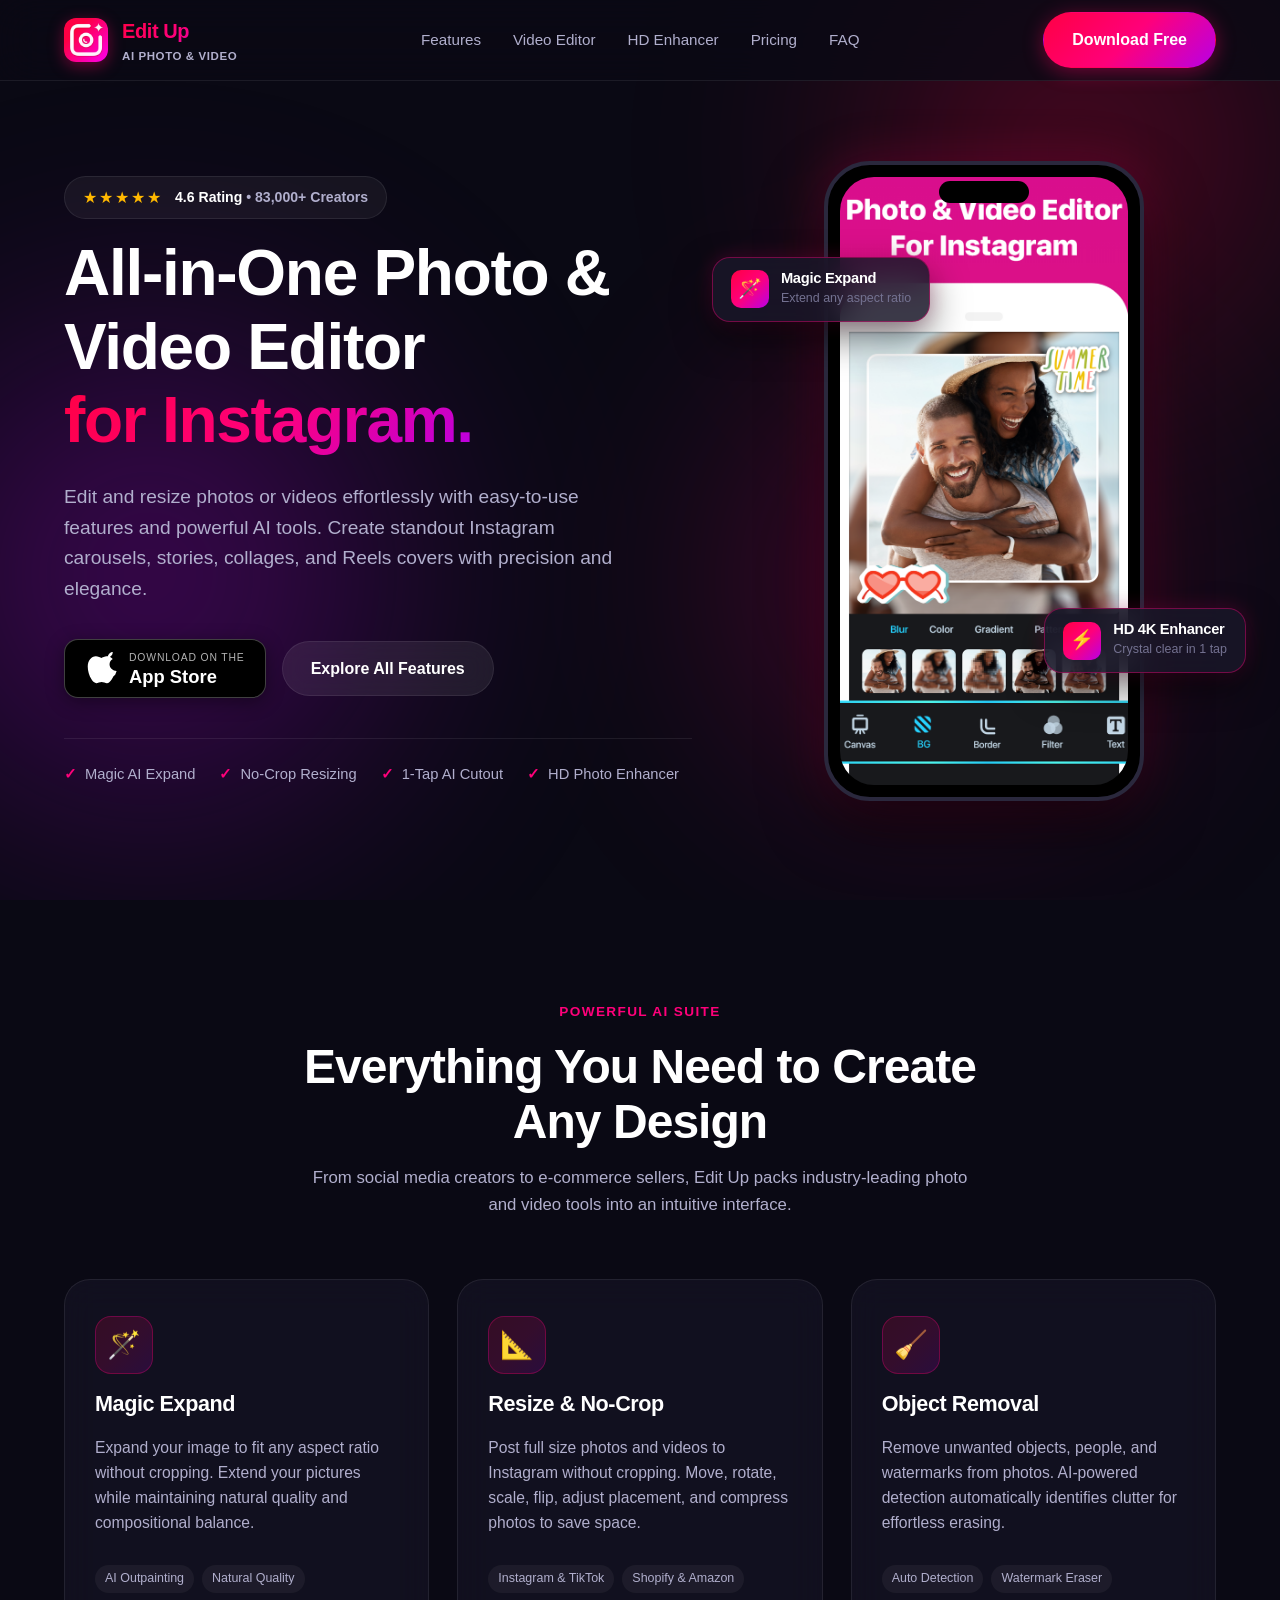
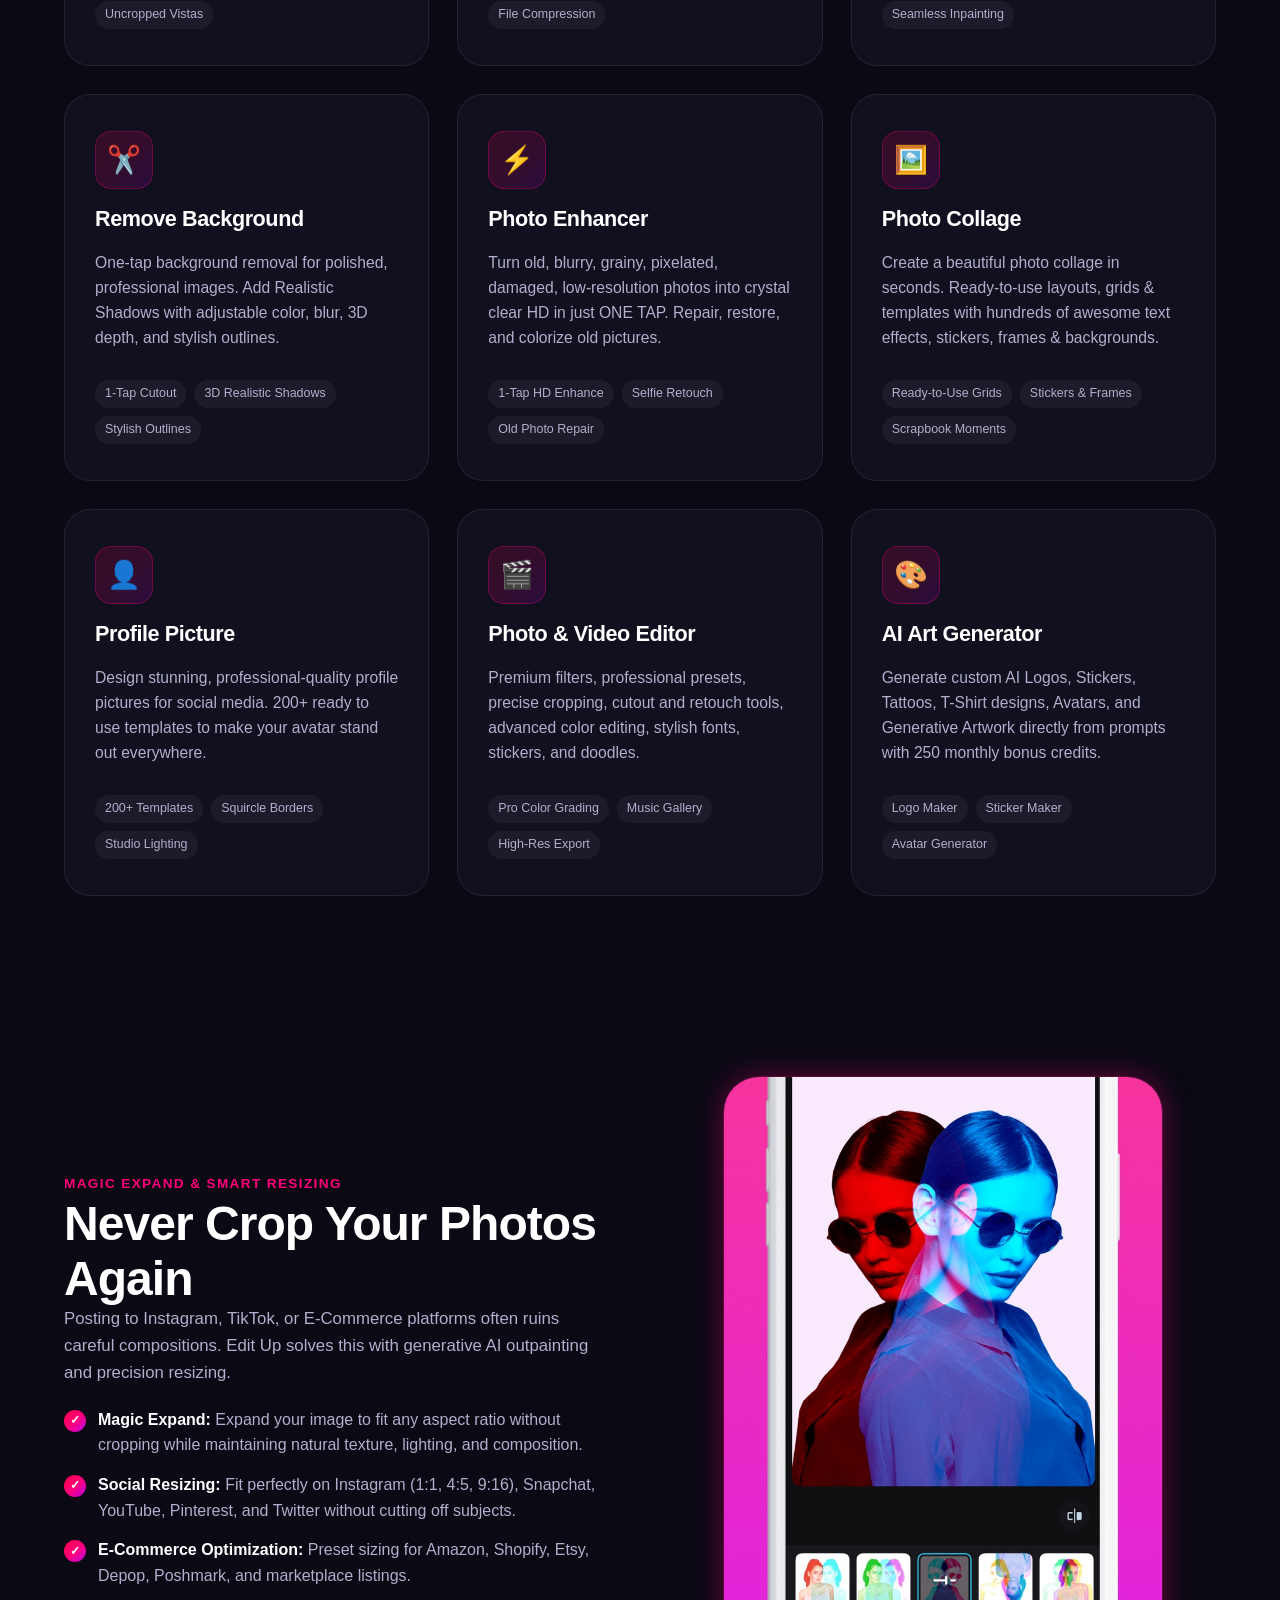
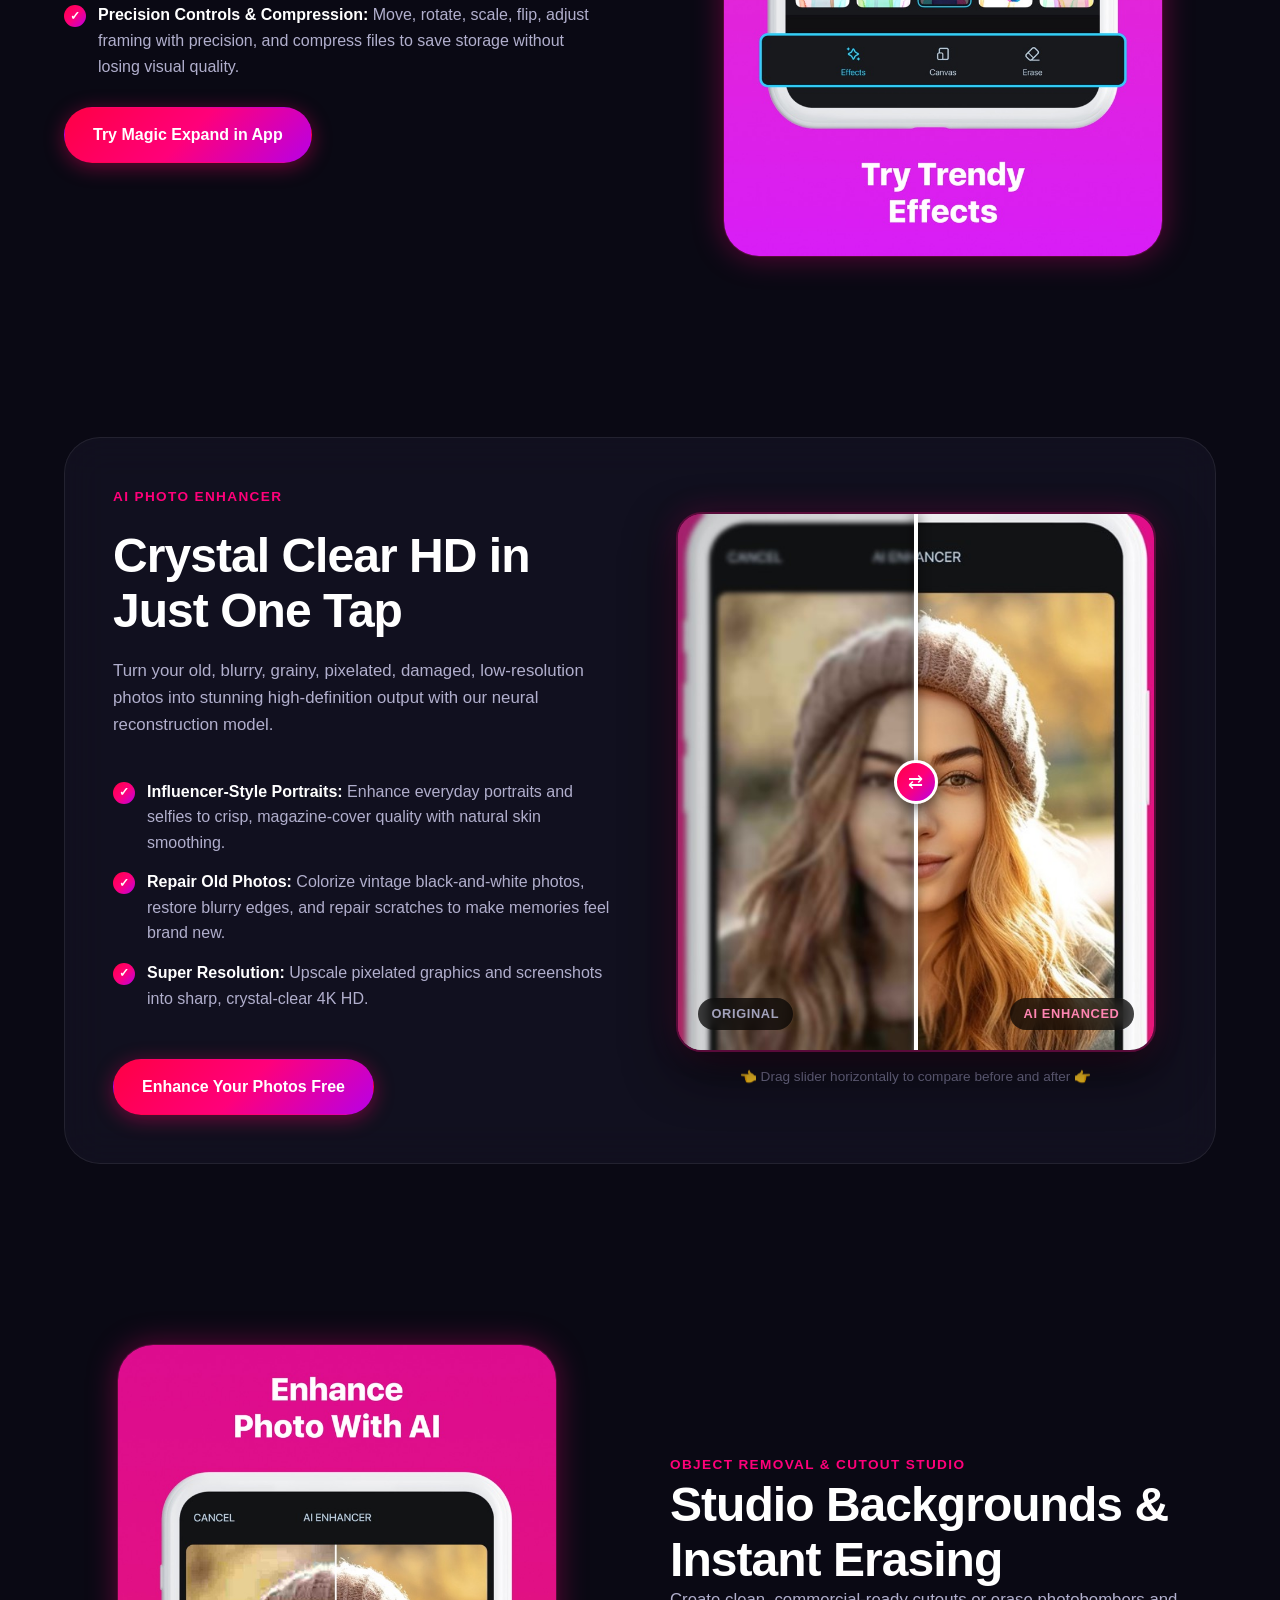
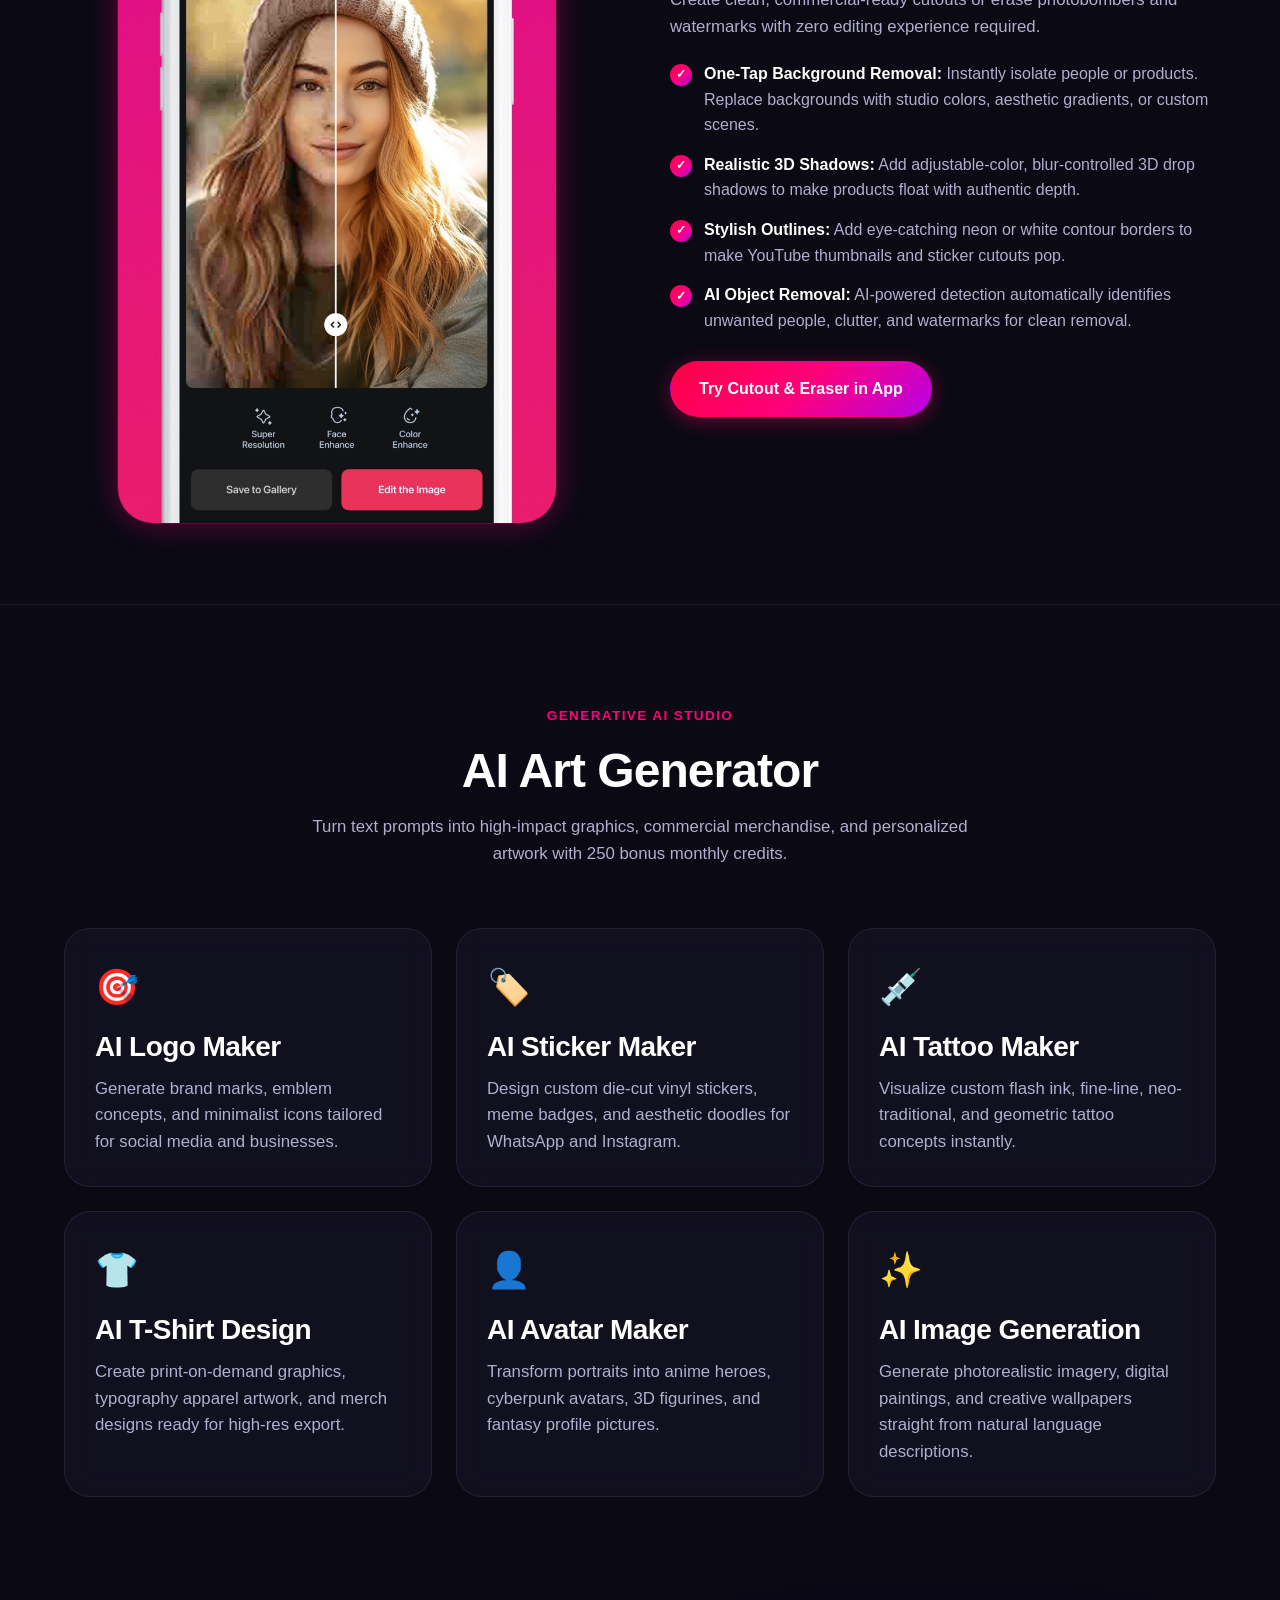
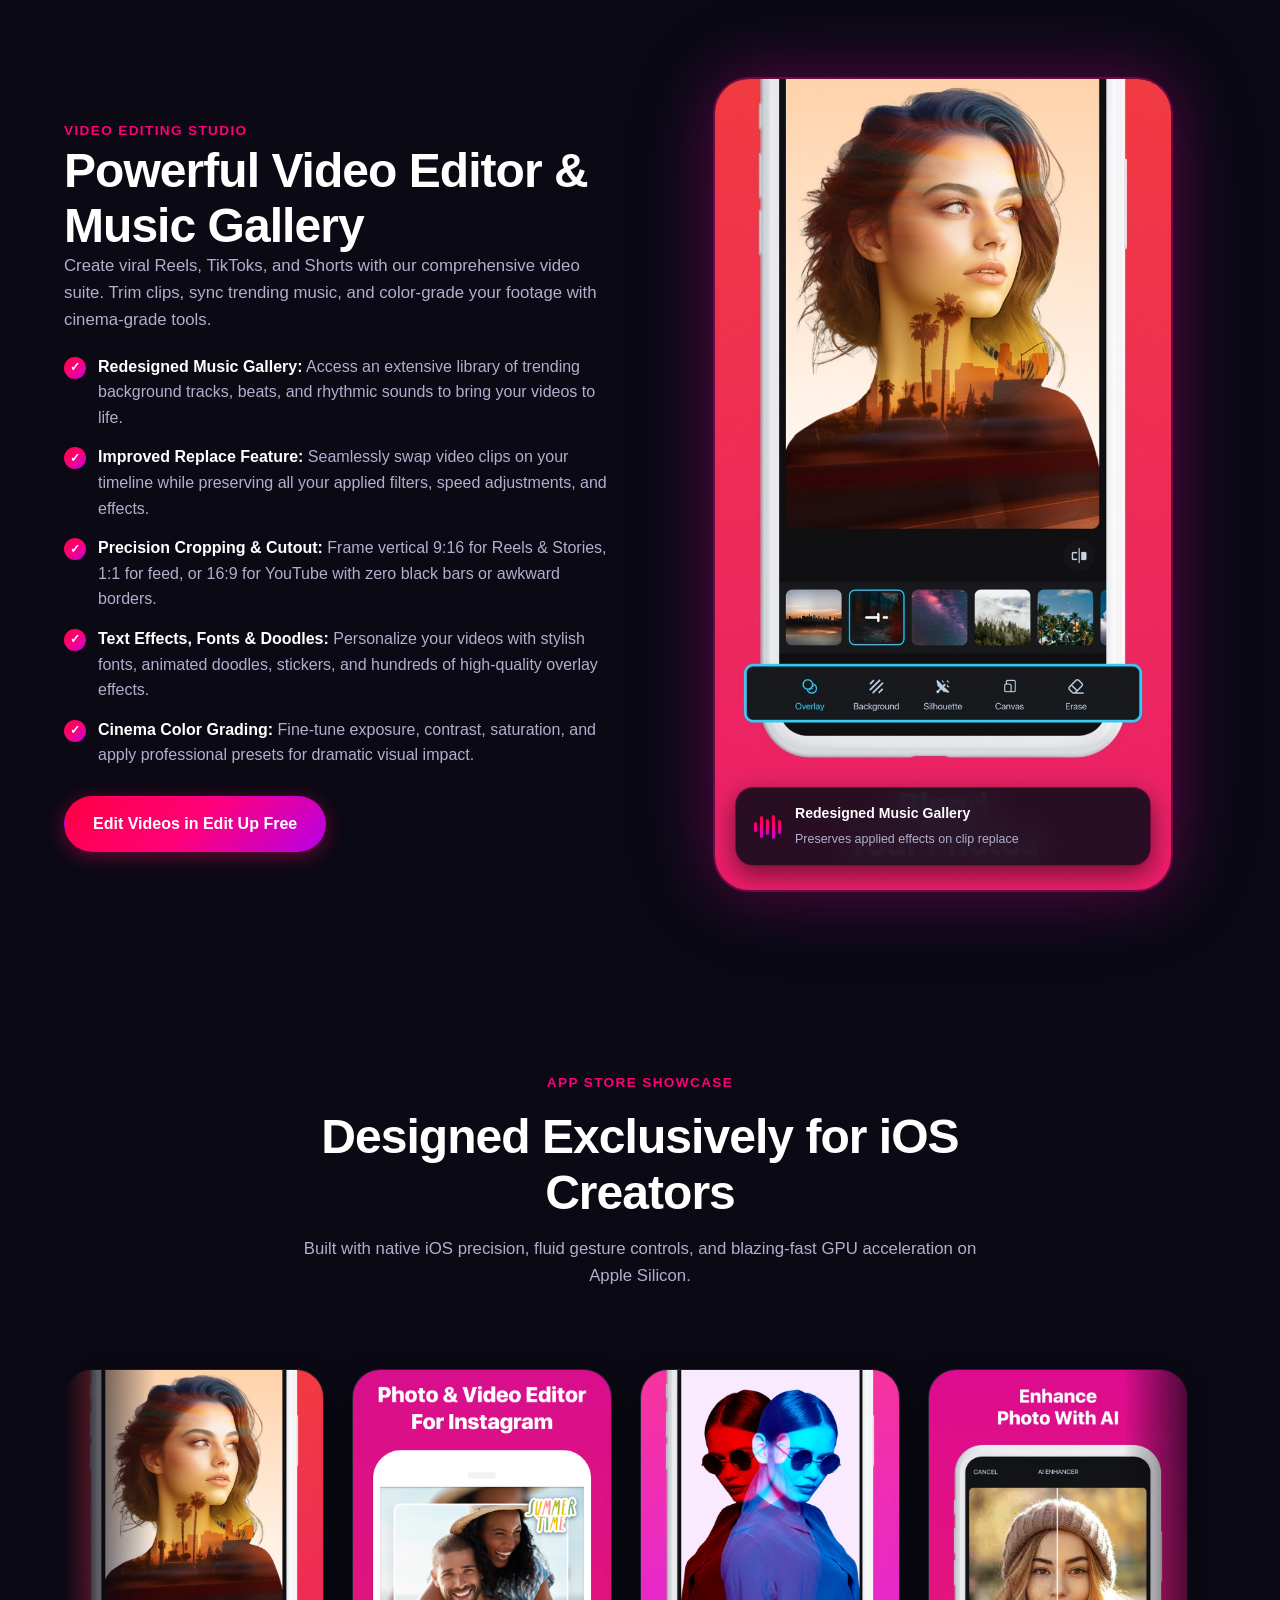
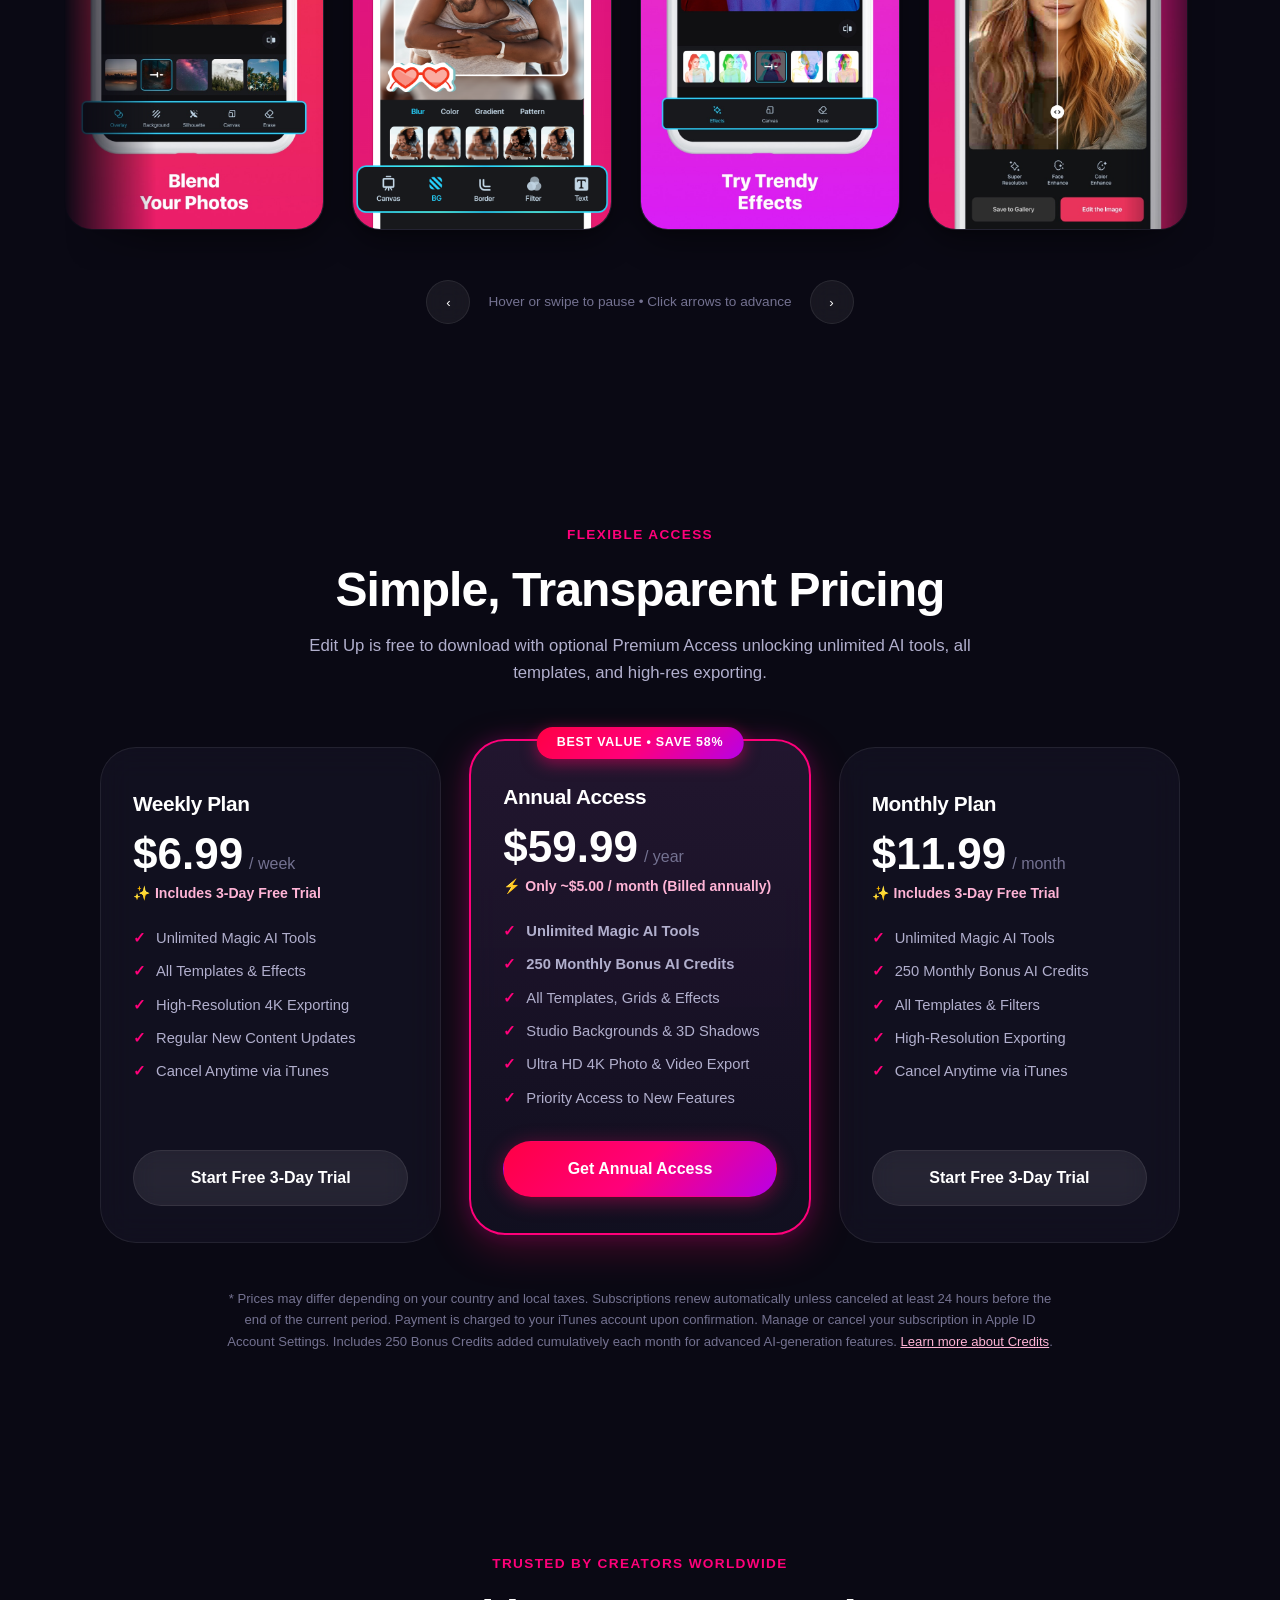
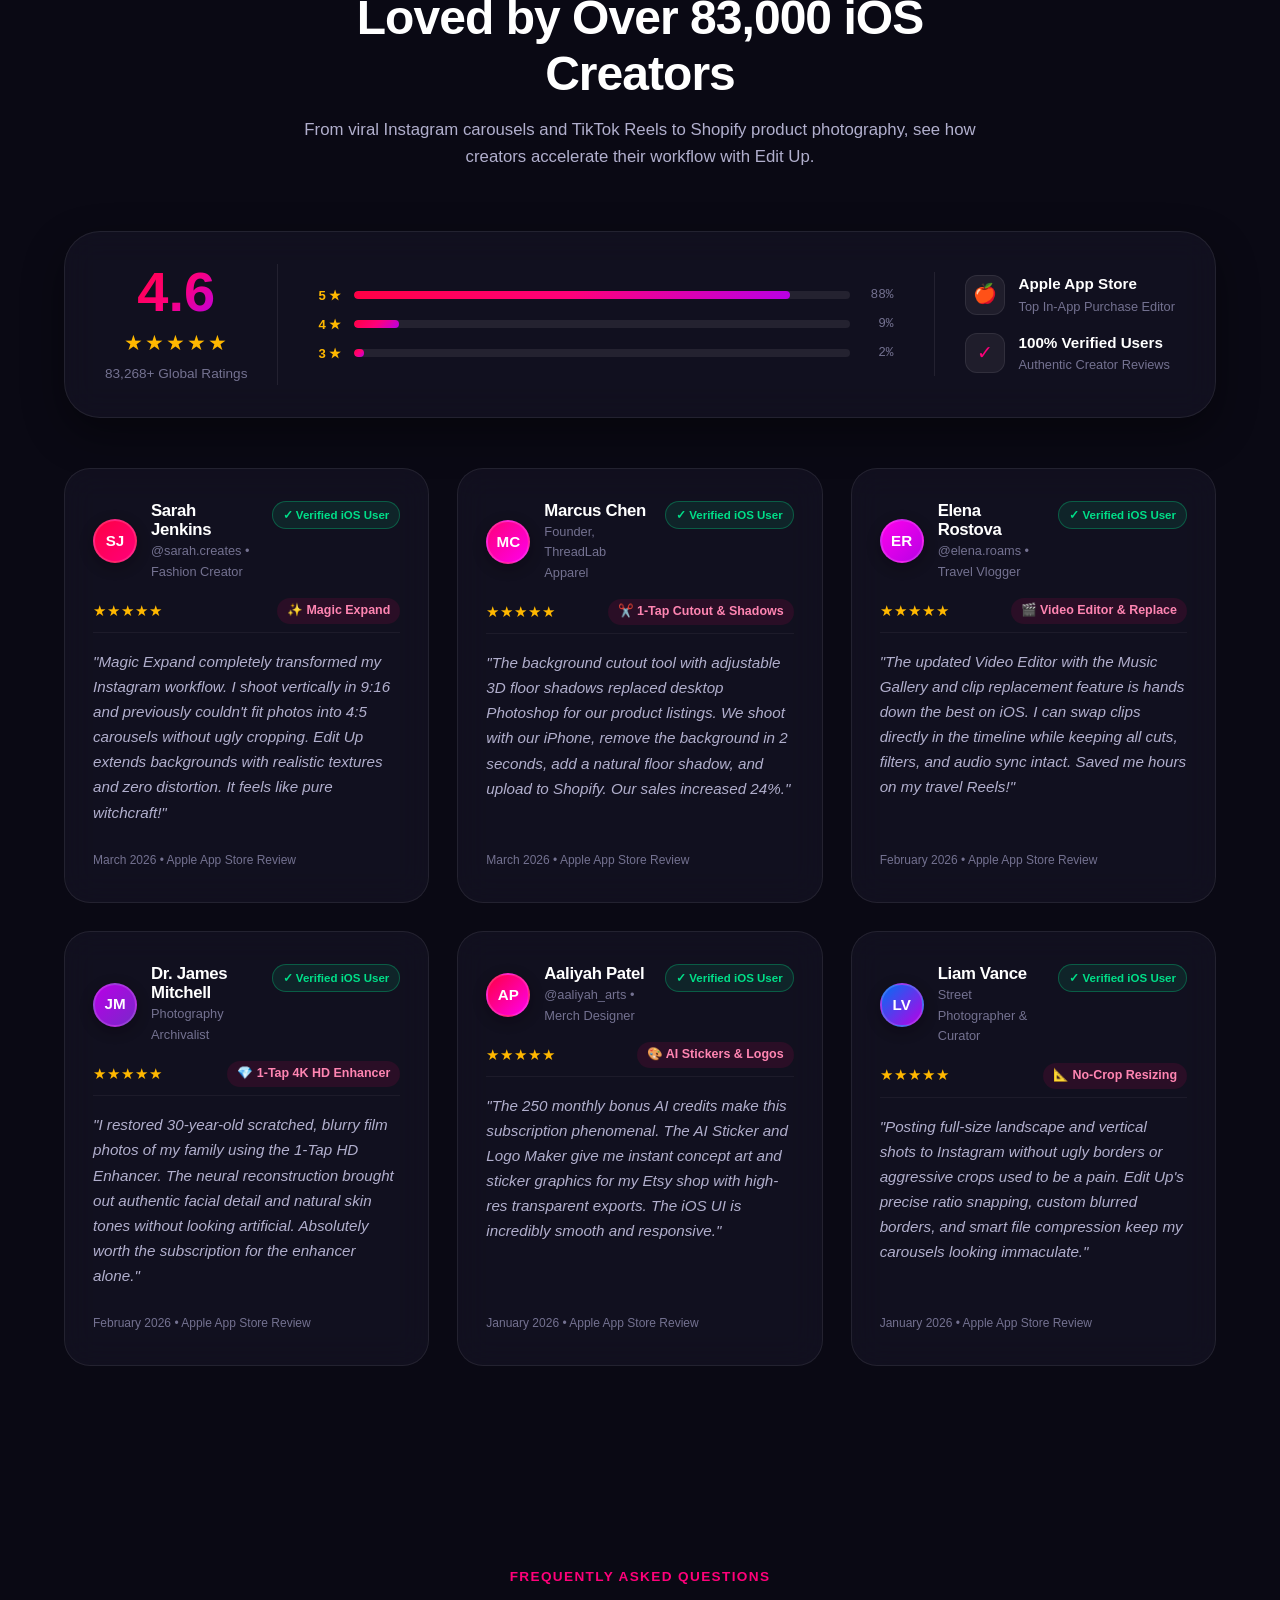
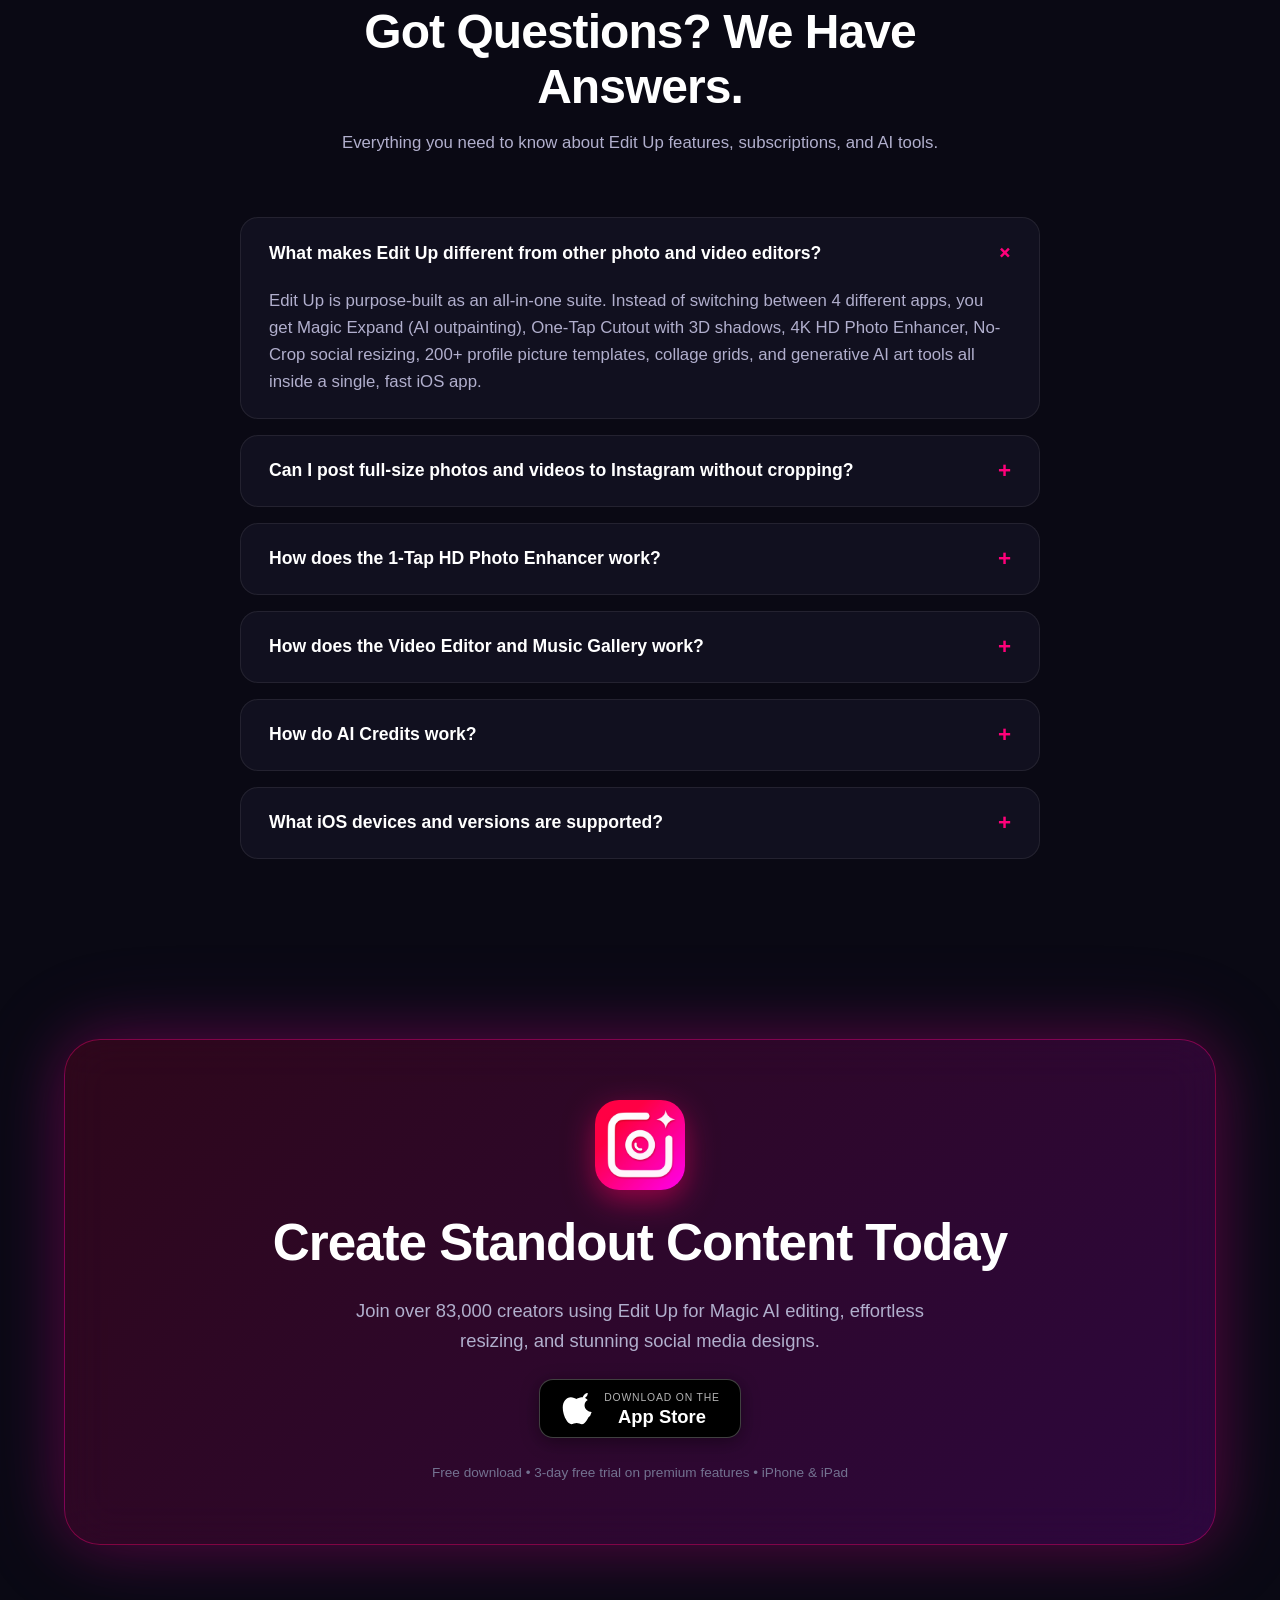
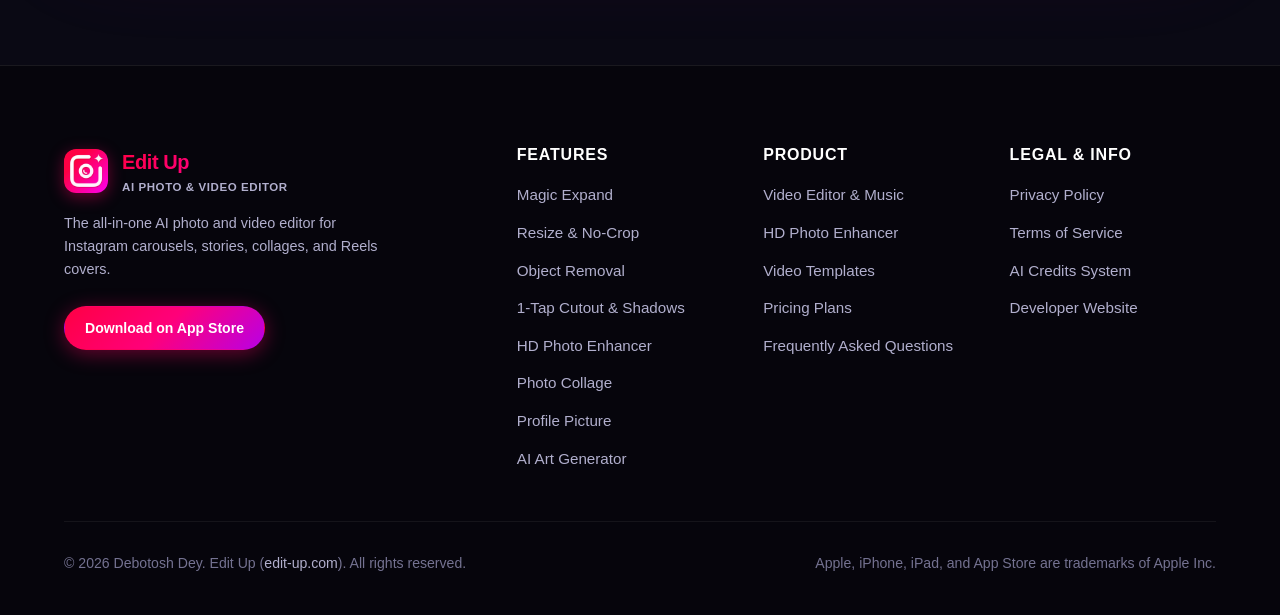
<file: index.html>
<!DOCTYPE html>
<html lang="en">
<head>
  <meta charset="UTF-8">
  <meta name="viewport" content="width=device-width, initial-scale=1.0">
  
  <!-- Primary SEO Meta Tags -->
  <title>Edit Up - AI Photo & Video Editor | All-in-One Editor for Instagram</title>
  <meta name="title" content="Edit Up - AI Photo & Video Editor | All-in-One Editor for Instagram">
  <meta name="description" content="Edit and resize photos or videos effortlessly with easy-to-use features and powerful AI tools. Magic Expand, Background Cutout, HD Photo Enhancer, No-Crop Resizing & AI Art.">
  <meta name="keywords" content="Edit Up, AI photo editor, video editor, Instagram no crop, magic expand, photo enhancer, remove background, object removal, collage maker, debotosh dey, edit-up.com">
  <meta name="author" content="Debotosh Dey">
  <link rel="canonical" href="https://edit-up.com/">

  <!-- Apple Smart App Banner -->
  <meta name="apple-itunes-app" content="app-id=1333491559, app-argument=editup://home">

  <!-- Open Graph / Facebook -->
  <meta property="og:type" content="website">
  <meta property="og:site_name" content="Edit Up">
  <meta property="og:url" content="https://edit-up.com/">
  <meta property="og:title" content="Edit Up - AI Photo & Video Editor">
  <meta property="og:description" content="Edit and resize photos or videos effortlessly. Magic Expand, Background Cutout, 4K HD Enhancer, Collages & No-Crop Resizing for Instagram.">
  <meta property="og:image" content="https://edit-up.com/assets/images/og-home-share.png">
  <meta property="og:image:width" content="1200">
  <meta property="og:image:height" content="630">

  <!-- Twitter / X -->
  <meta name="twitter:card" content="summary_large_image">
  <meta name="twitter:site" content="@editupapp">
  <meta name="twitter:url" content="https://edit-up.com/">
  <meta name="twitter:title" content="Edit Up - AI Photo & Video Editor">
  <meta name="twitter:description" content="Edit and resize photos or videos effortlessly. Magic Expand, Background Cutout, 4K HD Enhancer, Collages & No-Crop Resizing for Instagram.">
  <meta name="twitter:image" content="https://edit-up.com/assets/images/og-home-share.png">

  <!-- Favicons -->
  <link rel="icon" type="image/png" sizes="32x32" href="/assets/images/favicon-32x32.png">
  <link rel="apple-touch-icon" sizes="180x180" href="/assets/images/apple-touch-icon.png">

  <!-- Master Stylesheet -->
  <link rel="stylesheet" href="/assets/css/style.css">
</head>
<body>

  <!-- Ambient Glowing Background Lights -->
  <div class="bg-ambient-lights" aria-hidden="true">
    <div class="ambient-orb orb-1"></div>
    <div class="ambient-orb orb-2"></div>
    <div class="ambient-orb orb-3"></div>
  </div>

  <!-- Header Navigation -->
  <header class="header">
    <div class="container nav-wrapper">
      <a href="/" class="logo">
        <img src="/assets/images/app-icon.png" alt="Edit Up App Icon" class="logo-icon" width="44" height="44">
        <div class="logo-text">
          <span class="logo-title">Edit Up</span>
          <span class="logo-subtitle">AI Photo & Video</span>
        </div>
      </a>

      <nav>
        <ul class="nav-links">
          <li><a href="#features" class="nav-link">Features</a></li>
          <li><a href="#video-editor" class="nav-link">Video Editor</a></li>
          <li><a href="#enhancer" class="nav-link">HD Enhancer</a></li>
          <li><a href="#pricing" class="nav-link">Pricing</a></li>
          <li><a href="#faq" class="nav-link">FAQ</a></li>
        </ul>
      </nav>

      <div class="nav-cta">
        <a href="https://apps.apple.com/us/app/edit-up-ai-photo-video-editor/id1333491559" class="btn btn-primary" target="_blank" rel="noopener">
          Download Free
        </a>
      </div>

      <button class="mobile-menu-toggle" aria-label="Toggle navigation menu">
        <svg width="24" height="24" viewBox="0 0 24 24" fill="none" stroke="currentColor" stroke-width="2">
          <line x1="3" y1="12" x2="21" y2="12"></line>
          <line x1="3" y1="6" x2="21" y2="6"></line>
          <line x1="3" y1="18" x2="21" y2="18"></line>
        </svg>
      </button>
    </div>
  </header>

  <!-- Hero Section -->
  <section class="hero-section">
    <div class="container">
      <div class="hero-grid">
        
        <!-- Left Hero Content -->
        <div class="hero-content">
          
          <div class="hero-rating-badge">
            <span class="star-rating">★★★★★</span>
            <span class="hero-rating-text"><strong>4.6 Rating</strong> • 83,000+ Creators</span>
          </div>

          <h1 class="hero-title">
            All-in-One Photo & Video Editor <span class="gradient-text">for Instagram.</span>
          </h1>

          <p class="hero-description">
            Edit and resize photos or videos effortlessly with easy-to-use features and powerful AI tools. Create standout Instagram carousels, stories, collages, and Reels covers with precision and elegance.
          </p>

          <div class="hero-actions">
            <!-- App Store Official Badge Button -->
            <a href="https://apps.apple.com/us/app/edit-up-ai-photo-video-editor/id1333491559" class="btn-appstore" target="_blank" rel="noopener">
              <svg viewBox="0 0 170 170">
                <path d="M150.37 130.25c-2.45 5.66-5.35 10.87-8.71 15.66-4.58 6.53-8.33 11.05-11.22 13.56-4.48 4.12-9.28 6.23-14.42 6.35-3.69 0-8.14-1.05-13.32-3.18-5.19-2.12-9.97-3.17-14.34-3.17-4.58 0-9.49 1.05-14.75 3.17-5.26 2.13-9.5 3.24-12.74 3.35-4.35.13-9.16-1.9-14.42-6.08-3.69-3.08-7.73-7.97-12.13-14.67-6.07-9.35-10.89-20.2-14.44-32.55-3.55-12.35-5.33-24.08-5.33-35.19 0-16.14 4.1-29.21 12.3-39.2 8.2-9.99 18.5-15.09 30.9-15.3 5.48 0 11.17 1.34 17.07 4.02 5.9 2.68 9.94 4.08 12.13 4.2 1.96 0 6.13-1.46 12.51-4.39 6.38-2.93 12.06-4.22 17.07-3.86 13.06.87 23.37 5.76 30.93 14.68-11.53 7-17.18 16.59-16.94 28.77.24 9.69 4.02 17.75 11.35 24.18 7.33 6.43 16.03 10.02 26.11 10.78-2.07 6.43-4.58 13.01-7.53 19.74zM119.22 31.84c0-7.39 2.67-14.37 8.01-20.94 5.34-6.57 11.95-10.53 19.82-11.9 1.09 7.72-1.36 14.86-7.34 21.43-5.98 6.57-12.8 10.35-20.49 11.41z"/>
              </svg>
              <div>
                <span class="btn-text-sub">Download on the</span>
                <span class="btn-text-main">App Store</span>
              </div>
            </a>

            <a href="#features" class="btn btn-secondary">
              Explore All Features
            </a>
          </div>

          <!-- Feature Perks -->
          <div class="hero-perks">
            <div class="perk-item">
              <span class="perk-icon">✓</span>
              <span>Magic AI Expand</span>
            </div>
            <div class="perk-item">
              <span class="perk-icon">✓</span>
              <span>No-Crop Resizing</span>
            </div>
            <div class="perk-item">
              <span class="perk-icon">✓</span>
              <span>1-Tap AI Cutout</span>
            </div>
            <div class="perk-item">
              <span class="perk-icon">✓</span>
              <span>HD Photo Enhancer</span>
            </div>
          </div>

        </div>

        <!-- Right Hero Visual with Floating Glass Badges -->
        <div class="hero-visual">
          
          <!-- Floating Badge 1 -->
          <div class="floating-glass-card floating-card-1">
            <div class="floating-card-icon">🪄</div>
            <div class="floating-card-content">
              <h5>Magic Expand</h5>
              <p>Extend any aspect ratio</p>
            </div>
          </div>

          <!-- Phone Mockup Frame -->
          <div class="hero-phone-wrapper">
            <div class="phone-mockup-frame">
              <div class="phone-notch"></div>
              <img src="/assets/images/screenshots/screen-1.png" alt="Edit Up App UI Screenshot" class="phone-screen-img">
            </div>
          </div>

          <!-- Floating Badge 2 -->
          <div class="floating-glass-card floating-card-2">
            <div class="floating-card-icon">⚡</div>
            <div class="floating-card-content">
              <h5>HD 4K Enhancer</h5>
              <p>Crystal clear in 1 tap</p>
            </div>
          </div>

        </div>

      </div>
    </div>
  </section>

  <!-- Core App Features Grid Section -->
  <section class="features-section" id="features">
    <div class="container">
      
      <div class="section-header">
        <span class="section-tag">Powerful AI Suite</span>
        <h2>Everything You Need to Create Any Design</h2>
        <p>From social media creators to e-commerce sellers, Edit Up packs industry-leading photo and video tools into an intuitive interface.</p>
      </div>

      <div class="features-grid">

        <!-- 1. Magic Expand -->
        <div class="feature-card">
          <div class="feature-icon-box">🪄</div>
          <h3>Magic Expand</h3>
          <p>Expand your image to fit any aspect ratio without cropping. Extend your pictures while maintaining natural quality and compositional balance.</p>
          <div class="feature-pills">
            <span class="feature-pill">AI Outpainting</span>
            <span class="feature-pill">Natural Quality</span>
            <span class="feature-pill">Uncropped Vistas</span>
          </div>
        </div>

        <!-- 2. Resize & Crop -->
        <div class="feature-card">
          <div class="feature-icon-box">📐</div>
          <h3>Resize & No-Crop</h3>
          <p>Post full size photos and videos to Instagram without cropping. Move, rotate, scale, flip, adjust placement, and compress photos to save space.</p>
          <div class="feature-pills">
            <span class="feature-pill">Instagram & TikTok</span>
            <span class="feature-pill">Shopify & Amazon</span>
            <span class="feature-pill">File Compression</span>
          </div>
        </div>

        <!-- 3. Object Removal -->
        <div class="feature-card">
          <div class="feature-icon-box">🧹</div>
          <h3>Object Removal</h3>
          <p>Remove unwanted objects, people, and watermarks from photos. AI-powered detection automatically identifies clutter for effortless erasing.</p>
          <div class="feature-pills">
            <span class="feature-pill">Auto Detection</span>
            <span class="feature-pill">Watermark Eraser</span>
            <span class="feature-pill">Seamless Inpainting</span>
          </div>
        </div>

        <!-- 4. Remove Background -->
        <div class="feature-card">
          <div class="feature-icon-box">✂️</div>
          <h3>Remove Background</h3>
          <p>One-tap background removal for polished, professional images. Add Realistic Shadows with adjustable color, blur, 3D depth, and stylish outlines.</p>
          <div class="feature-pills">
            <span class="feature-pill">1-Tap Cutout</span>
            <span class="feature-pill">3D Realistic Shadows</span>
            <span class="feature-pill">Stylish Outlines</span>
          </div>
        </div>

        <!-- 5. Photo Enhancer -->
        <div class="feature-card">
          <div class="feature-icon-box">⚡</div>
          <h3>Photo Enhancer</h3>
          <p>Turn old, blurry, grainy, pixelated, damaged, low-resolution photos into crystal clear HD in just ONE TAP. Repair, restore, and colorize old pictures.</p>
          <div class="feature-pills">
            <span class="feature-pill">1-Tap HD Enhance</span>
            <span class="feature-pill">Selfie Retouch</span>
            <span class="feature-pill">Old Photo Repair</span>
          </div>
        </div>

        <!-- 6. Photo Collage -->
        <div class="feature-card">
          <div class="feature-icon-box">🖼️</div>
          <h3>Photo Collage</h3>
          <p>Create a beautiful photo collage in seconds. Ready-to-use layouts, grids & templates with hundreds of awesome text effects, stickers, frames & backgrounds.</p>
          <div class="feature-pills">
            <span class="feature-pill">Ready-to-Use Grids</span>
            <span class="feature-pill">Stickers & Frames</span>
            <span class="feature-pill">Scrapbook Moments</span>
          </div>
        </div>

        <!-- 7. Profile Picture -->
        <div class="feature-card">
          <div class="feature-icon-box">👤</div>
          <h3>Profile Picture</h3>
          <p>Design stunning, professional-quality profile pictures for social media. 200+ ready to use templates to make your avatar stand out everywhere.</p>
          <div class="feature-pills">
            <span class="feature-pill">200+ Templates</span>
            <span class="feature-pill">Squircle Borders</span>
            <span class="feature-pill">Studio Lighting</span>
          </div>
        </div>

        <!-- 8. Photo & Video Editor -->
        <div class="feature-card">
          <div class="feature-icon-box">🎬</div>
          <h3>Photo & Video Editor</h3>
          <p>Premium filters, professional presets, precise cropping, cutout and retouch tools, advanced color editing, stylish fonts, stickers, and doodles.</p>
          <div class="feature-pills">
            <span class="feature-pill">Pro Color Grading</span>
            <span class="feature-pill">Music Gallery</span>
            <span class="feature-pill">High-Res Export</span>
          </div>
        </div>

        <!-- 9. AI Art Generator -->
        <div class="feature-card">
          <div class="feature-icon-box">🎨</div>
          <h3>AI Art Generator</h3>
          <p>Generate custom AI Logos, Stickers, Tattoos, T-Shirt designs, Avatars, and Generative Artwork directly from prompts with 250 monthly bonus credits.</p>
          <div class="feature-pills">
            <span class="feature-pill">Logo Maker</span>
            <span class="feature-pill">Sticker Maker</span>
            <span class="feature-pill">Avatar Generator</span>
          </div>
        </div>

      </div>

    </div>
  </section>

  <!-- Deep Dive Feature 1: Magic Expand & Resize/Crop -->
  <section class="split-feature-section" id="magic-expand">
    <div class="container">
      <div class="split-feature-grid">
        
        <div class="split-feature-text">
          <span class="section-tag">Magic Expand & Smart Resizing</span>
          <h2>Never Crop Your Photos Again</h2>
          <p>
            Posting to Instagram, TikTok, or E-Commerce platforms often ruins careful compositions. Edit Up solves this with generative AI outpainting and precision resizing.
          </p>

          <ul class="feature-check-list">
            <li class="feature-check-item">
              <span class="feature-check-icon">✓</span>
              <div>
                <strong style="color:#FFF;">Magic Expand:</strong> Expand your image to fit any aspect ratio without cropping while maintaining natural texture, lighting, and composition.
              </div>
            </li>
            <li class="feature-check-item">
              <span class="feature-check-icon">✓</span>
              <div>
                <strong style="color:#FFF;">Social Resizing:</strong> Fit perfectly on Instagram (1:1, 4:5, 9:16), Snapchat, YouTube, Pinterest, and Twitter without cutting off subjects.
              </div>
            </li>
            <li class="feature-check-item">
              <span class="feature-check-icon">✓</span>
              <div>
                <strong style="color:#FFF;">E-Commerce Optimization:</strong> Preset sizing for Amazon, Shopify, Etsy, Depop, Poshmark, and marketplace listings.
              </div>
            </li>
            <li class="feature-check-item">
              <span class="feature-check-icon">✓</span>
              <div>
                <strong style="color:#FFF;">Precision Controls & Compression:</strong> Move, rotate, scale, flip, adjust framing with precision, and compress files to save storage without losing visual quality.
              </div>
            </li>
          </ul>

          <a href="https://apps.apple.com/us/app/edit-up-ai-photo-video-editor/id1333491559" class="btn btn-primary" target="_blank" rel="noopener">
            Try Magic Expand in App
          </a>
        </div>

        <div class="split-feature-visual">
          <div class="split-feature-card">
            <img src="/assets/images/screenshots/screen-2.jpg" alt="Edit Up Magic Expand and Resize Demonstration" loading="lazy">
          </div>
        </div>

      </div>
    </div>
  </section>

  <!-- Deep Dive Feature 2: Interactive Before / After AI Photo Enhancer -->
  <section class="comparison-section" id="enhancer">
    <div class="container">
      
      <div class="comparison-card">
        
        <!-- Left: Explanatory Copy -->
        <div class="comparison-details">
          <span class="section-tag">AI Photo Enhancer</span>
          <h2>Crystal Clear HD in Just One Tap</h2>
          <p>
            Turn your old, blurry, grainy, pixelated, damaged, low-resolution photos into stunning high-definition output with our neural reconstruction model.
          </p>
          <ul class="feature-check-list">
            <li class="feature-check-item">
              <span class="feature-check-icon">✓</span>
              <div>
                <strong style="color:#FFF;">Influencer-Style Portraits:</strong> Enhance everyday portraits and selfies to crisp, magazine-cover quality with natural skin smoothing.
              </div>
            </li>
            <li class="feature-check-item">
              <span class="feature-check-icon">✓</span>
              <div>
                <strong style="color:#FFF;">Repair Old Photos:</strong> Colorize vintage black-and-white photos, restore blurry edges, and repair scratches to make memories feel brand new.
              </div>
            </li>
            <li class="feature-check-item">
              <span class="feature-check-icon">✓</span>
              <div>
                <strong style="color:#FFF;">Super Resolution:</strong> Upscale pixelated graphics and screenshots into sharp, crystal-clear 4K HD.
              </div>
            </li>
          </ul>
          <div>
            <a href="https://apps.apple.com/us/app/edit-up-ai-photo-video-editor/id1333491559" class="btn btn-primary" target="_blank" rel="noopener">
              Enhance Your Photos Free
            </a>
          </div>
        </div>

        <!-- Right: Interactive Slider -->
        <div>
          <div class="comparison-slider-container">
            <img src="/assets/images/compare-after.jpg" alt="After AI Enhancement" class="comparison-after">
            
            <div class="comparison-before">
              <img src="/assets/images/compare-before.jpg" alt="Before AI Enhancement">
            </div>

            <div class="comparison-handle">
              <div class="handle-button">⇄</div>
            </div>

            <span class="comparison-label label-before">Original</span>
            <span class="comparison-label label-after">AI Enhanced</span>
          </div>
          <p style="text-align: center; font-size: 0.85rem; color: var(--text-muted); margin-top: 14px;">
            👈 Drag slider horizontally to compare before and after 👉
          </p>
        </div>

      </div>

    </div>
  </section>

  <!-- Deep Dive Feature 3: Background Removal & Object Eraser -->
  <section class="split-feature-section" id="cutout">
    <div class="container">
      <div class="split-feature-grid reverse">
        
        <div class="split-feature-text">
          <span class="section-tag">Object Removal & Cutout Studio</span>
          <h2>Studio Backgrounds & Instant Erasing</h2>
          <p>
            Create clean, commercial-ready cutouts or erase photobombers and watermarks with zero editing experience required.
          </p>

          <ul class="feature-check-list">
            <li class="feature-check-item">
              <span class="feature-check-icon">✓</span>
              <div>
                <strong style="color:#FFF;">One-Tap Background Removal:</strong> Instantly isolate people or products. Replace backgrounds with studio colors, aesthetic gradients, or custom scenes.
              </div>
            </li>
            <li class="feature-check-item">
              <span class="feature-check-icon">✓</span>
              <div>
                <strong style="color:#FFF;">Realistic 3D Shadows:</strong> Add adjustable-color, blur-controlled 3D drop shadows to make products float with authentic depth.
              </div>
            </li>
            <li class="feature-check-item">
              <span class="feature-check-icon">✓</span>
              <div>
                <strong style="color:#FFF;">Stylish Outlines:</strong> Add eye-catching neon or white contour borders to make YouTube thumbnails and sticker cutouts pop.
              </div>
            </li>
            <li class="feature-check-item">
              <span class="feature-check-icon">✓</span>
              <div>
                <strong style="color:#FFF;">AI Object Removal:</strong> AI-powered detection automatically identifies unwanted people, clutter, and watermarks for clean removal.
              </div>
            </li>
          </ul>

          <a href="https://apps.apple.com/us/app/edit-up-ai-photo-video-editor/id1333491559" class="btn btn-primary" target="_blank" rel="noopener">
            Try Cutout & Eraser in App
          </a>
        </div>

        <div class="split-feature-visual">
          <div class="split-feature-card">
            <img src="/assets/images/screenshots/screen-3.jpg" alt="Edit Up Background Cutout and Object Removal" loading="lazy">
          </div>
        </div>

      </div>
    </div>
  </section>

  <!-- Deep Dive Feature 4: AI Art Generator Showcase -->
  <section class="features-section" id="ai-art" style="border-top: 1px solid var(--border-subtle);">
    <div class="container">
      
      <div class="section-header">
        <span class="section-tag">Generative AI Studio</span>
        <h2>AI Art Generator</h2>
        <p>Turn text prompts into high-impact graphics, commercial merchandise, and personalized artwork with 250 bonus monthly credits.</p>
      </div>

      <div class="ai-art-grid">
        
        <div class="ai-art-card">
          <span class="ai-art-icon">🎯</span>
          <h3>AI Logo Maker</h3>
          <p>Generate brand marks, emblem concepts, and minimalist icons tailored for social media and businesses.</p>
        </div>

        <div class="ai-art-card">
          <span class="ai-art-icon">🏷️</span>
          <h3>AI Sticker Maker</h3>
          <p>Design custom die-cut vinyl stickers, meme badges, and aesthetic doodles for WhatsApp and Instagram.</p>
        </div>

        <div class="ai-art-card">
          <span class="ai-art-icon">💉</span>
          <h3>AI Tattoo Maker</h3>
          <p>Visualize custom flash ink, fine-line, neo-traditional, and geometric tattoo concepts instantly.</p>
        </div>

        <div class="ai-art-card">
          <span class="ai-art-icon">👕</span>
          <h3>AI T-Shirt Design</h3>
          <p>Create print-on-demand graphics, typography apparel artwork, and merch designs ready for high-res export.</p>
        </div>

        <div class="ai-art-card">
          <span class="ai-art-icon">👤</span>
          <h3>AI Avatar Maker</h3>
          <p>Transform portraits into anime heroes, cyberpunk avatars, 3D figurines, and fantasy profile pictures.</p>
        </div>

        <div class="ai-art-card">
          <span class="ai-art-icon">✨</span>
          <h3>AI Image Generation</h3>
          <p>Generate photorealistic imagery, digital paintings, and creative wallpapers straight from natural language descriptions.</p>
        </div>

      </div>

    </div>
  </section>

  <!-- Deep Dive Feature 5: Powerful Video Editor & Music Gallery -->
  <section class="split-feature-section video-editor-section" id="video-editor">
    <div class="container">
      <div class="split-feature-grid">
        
        <div class="split-feature-text">
          <span class="section-tag">Video Editing Studio</span>
          <h2>Powerful Video Editor & Music Gallery</h2>
          <p>
            Create viral Reels, TikToks, and Shorts with our comprehensive video suite. Trim clips, sync trending music, and color-grade your footage with cinema-grade tools.
          </p>

          <ul class="feature-check-list">
            <li class="feature-check-item">
              <span class="feature-check-icon">✓</span>
              <div>
                <strong style="color:#FFF;">Redesigned Music Gallery:</strong> Access an extensive library of trending background tracks, beats, and rhythmic sounds to bring your videos to life.
              </div>
            </li>
            <li class="feature-check-item">
              <span class="feature-check-icon">✓</span>
              <div>
                <strong style="color:#FFF;">Improved Replace Feature:</strong> Seamlessly swap video clips on your timeline while preserving all your applied filters, speed adjustments, and effects.
              </div>
            </li>
            <li class="feature-check-item">
              <span class="feature-check-icon">✓</span>
              <div>
                <strong style="color:#FFF;">Precision Cropping & Cutout:</strong> Frame vertical 9:16 for Reels & Stories, 1:1 for feed, or 16:9 for YouTube with zero black bars or awkward borders.
              </div>
            </li>
            <li class="feature-check-item">
              <span class="feature-check-icon">✓</span>
              <div>
                <strong style="color:#FFF;">Text Effects, Fonts & Doodles:</strong> Personalize your videos with stylish fonts, animated doodles, stickers, and hundreds of high-quality overlay effects.
              </div>
            </li>
            <li class="feature-check-item">
              <span class="feature-check-icon">✓</span>
              <div>
                <strong style="color:#FFF;">Cinema Color Grading:</strong> Fine-tune exposure, contrast, saturation, and apply professional presets for dramatic visual impact.
              </div>
            </li>
          </ul>

          <a href="https://apps.apple.com/us/app/edit-up-ai-photo-video-editor/id1333491559" class="btn btn-primary" target="_blank" rel="noopener">
            Edit Videos in Edit Up Free
          </a>
        </div>

        <div class="split-feature-visual">
          <div class="video-editor-preview-card">
            <img src="/assets/images/screenshots/screen-4.jpg" alt="Edit Up Video Editor Timeline and Music Gallery" loading="lazy">
            <div class="video-music-badge">
              <div class="waveform-animation">
                <span class="waveform-bar"></span>
                <span class="waveform-bar"></span>
                <span class="waveform-bar"></span>
                <span class="waveform-bar"></span>
                <span class="waveform-bar"></span>
              </div>
              <div>
                <strong style="color:#FFF; font-size:0.88rem; display:block;">Redesigned Music Gallery</strong>
                <span style="color:var(--text-secondary); font-size:0.78rem;">Preserves applied effects on clip replace</span>
              </div>
            </div>
          </div>
        </div>

      </div>
    </div>
  </section>

  <!-- Animated Screenshot Showcase Slider -->
  <section class="showcase-section" id="showcase">
    <div class="container">
      
      <div class="section-header">
        <span class="section-tag">App Store Showcase</span>
        <h2>Designed Exclusively for iOS Creators</h2>
        <p>Built with native iOS precision, fluid gesture controls, and blazing-fast GPU acceleration on Apple Silicon.</p>
      </div>

      <!-- Animated Infinite Slider Wrapper -->
      <div class="showcase-slider-wrapper">
        <div class="showcase-track">
          <div class="screenshot-item">
            <img src="/assets/images/screenshots/screen-4.jpg" alt="Edit Up Video Editor" loading="lazy">
          </div>
          <div class="screenshot-item">
            <img src="/assets/images/screenshots/screen-1.png" alt="Edit Up Main Interface" loading="lazy">
          </div>
          <div class="screenshot-item">
            <img src="/assets/images/screenshots/screen-2.jpg" alt="Edit Up Magic Expand" loading="lazy">
          </div>
          <div class="screenshot-item">
            <img src="/assets/images/screenshots/screen-3.jpg" alt="Edit Up Background Cutout" loading="lazy">
          </div>
          <div class="screenshot-item">
            <img src="/assets/images/screenshots/screen-5.jpg" alt="Edit Up Photo Enhancer" loading="lazy">
          </div>
          <div class="screenshot-item">
            <img src="/assets/images/screenshots/screen-6.jpg" alt="Edit Up Collage Maker" loading="lazy">
          </div>
          <div class="screenshot-item">
            <img src="/assets/images/screenshots/screen-7.jpg" alt="Edit Up Filters and Effects" loading="lazy">
          </div>
        </div>
      </div>

      <!-- Slider Controls -->
      <div class="slider-controls">
        <button class="slider-nav-btn" id="slider-prev" aria-label="Previous screenshot">‹</button>
        <span class="slider-nav-hint">Hover or swipe to pause • Click arrows to advance</span>
        <button class="slider-nav-btn" id="slider-next" aria-label="Next screenshot">›</button>
      </div>

    </div>
  </section>

  <!-- Transparent Pricing & Subscription Section -->
  <section class="pricing-section" id="pricing">
    <div class="container">
      
      <div class="section-header">
        <span class="section-tag">Flexible Access</span>
        <h2>Simple, Transparent Pricing</h2>
        <p>Edit Up is free to download with optional Premium Access unlocking unlimited AI tools, all templates, and high-res exporting.</p>
      </div>

      <div class="pricing-grid">
        
        <!-- Weekly Plan -->
        <div class="pricing-card" data-pricing-plan="weekly">
          <h3 class="pricing-card-title">Weekly Plan</h3>
          <div class="pricing-price"><span data-pricing-field="price">$6.99</span> <span class="pricing-period" data-pricing-field="period">/ week</span></div>
          <div class="pricing-trial-tag" data-pricing-field="trialTag">✨ Includes 3-Day Free Trial</div>
          
          <ul class="pricing-features">
            <li class="pricing-feature-item"><span>✓</span> Unlimited Magic AI Tools</li>
            <li class="pricing-feature-item"><span>✓</span> All Templates & Effects</li>
            <li class="pricing-feature-item"><span>✓</span> High-Resolution 4K Exporting</li>
            <li class="pricing-feature-item"><span>✓</span> Regular New Content Updates</li>
            <li class="pricing-feature-item"><span>✓</span> Cancel Anytime via iTunes</li>
          </ul>

          <a href="https://apps.apple.com/us/app/edit-up-ai-photo-video-editor/id1333491559" class="btn btn-secondary pricing-btn" target="_blank" rel="noopener" data-pricing-field="ctaText">
            Start Free 3-Day Trial
          </a>
        </div>

        <!-- Yearly Plan (Featured) -->
        <div class="pricing-card featured" data-pricing-plan="annual">
          <span class="pricing-popular-badge" data-pricing-field="popularBadge">Best Value • Save 58%</span>
          <h3 class="pricing-card-title">Annual Access</h3>
          <div class="pricing-price"><span data-pricing-field="price">$59.99</span> <span class="pricing-period" data-pricing-field="period">/ year</span></div>
          <div class="pricing-trial-tag featured-tag" data-pricing-field="trialTag">⚡ Only ~$5.00 / month (Billed annually)</div>
          
          <ul class="pricing-features">
            <li class="pricing-feature-item"><span>✓</span> <strong>Unlimited Magic AI Tools</strong></li>
            <li class="pricing-feature-item"><span>✓</span> <strong>250 Monthly Bonus AI Credits</strong></li>
            <li class="pricing-feature-item"><span>✓</span> All Templates, Grids & Effects</li>
            <li class="pricing-feature-item"><span>✓</span> Studio Backgrounds & 3D Shadows</li>
            <li class="pricing-feature-item"><span>✓</span> Ultra HD 4K Photo & Video Export</li>
            <li class="pricing-feature-item"><span>✓</span> Priority Access to New Features</li>
          </ul>

          <a href="https://apps.apple.com/us/app/edit-up-ai-photo-video-editor/id1333491559" class="btn btn-primary pricing-btn" target="_blank" rel="noopener" data-pricing-field="ctaText">
            Get Annual Access
          </a>
        </div>

        <!-- Monthly Plan -->
        <div class="pricing-card" data-pricing-plan="monthly">
          <h3 class="pricing-card-title">Monthly Plan</h3>
          <div class="pricing-price"><span data-pricing-field="price">$11.99</span> <span class="pricing-period" data-pricing-field="period">/ month</span></div>
          <div class="pricing-trial-tag" data-pricing-field="trialTag">✨ Includes 3-Day Free Trial</div>
          
          <ul class="pricing-features">
            <li class="pricing-feature-item"><span>✓</span> Unlimited Magic AI Tools</li>
            <li class="pricing-feature-item"><span>✓</span> 250 Monthly Bonus AI Credits</li>
            <li class="pricing-feature-item"><span>✓</span> All Templates & Filters</li>
            <li class="pricing-feature-item"><span>✓</span> High-Resolution Exporting</li>
            <li class="pricing-feature-item"><span>✓</span> Cancel Anytime via iTunes</li>
          </ul>

          <a href="https://apps.apple.com/us/app/edit-up-ai-photo-video-editor/id1333491559" class="btn btn-secondary pricing-btn" target="_blank" rel="noopener" data-pricing-field="ctaText">
            Start Free 3-Day Trial
          </a>
        </div>

      </div>

      <div class="pricing-disclaimer" data-pricing-field="disclaimer">
        * Prices may differ depending on your country and local taxes. Subscriptions renew automatically unless canceled at least 24 hours before the end of the current period. Payment is charged to your iTunes account upon confirmation. Manage or cancel your subscription in Apple ID Account Settings. Includes 250 Bonus Credits added cumulatively each month for advanced AI-generation features. <a href="https://debotoshdey.com/apps/i/no-crop/additional-purchase-system/" target="_blank" style="color: #FFB4D6; text-decoration: underline;">Learn more about Credits</a>.
      </div>

    </div>
  </section>

  <!-- User Reviews & Social Proof -->
  <section class="reviews-section" id="reviews">
    <div class="container">
      
      <div class="section-header">
        <span class="section-tag">Trusted by Creators Worldwide</span>
        <h2>Loved by Over 83,000 iOS Creators</h2>
        <p>From viral Instagram carousels and TikTok Reels to Shopify product photography, see how creators accelerate their workflow with Edit Up.</p>
      </div>

      <!-- App Store Rating Summary Widget -->
      <div class="reviews-summary-widget">
        <div class="summary-score-col">
          <div class="summary-big-rating">4.6</div>
          <div class="summary-stars">★★★★★</div>
          <div class="summary-count">83,268+ Global Ratings</div>
        </div>

        <div class="summary-breakdown-col">
          <div class="rating-bar-row">
            <span class="bar-label">5 ★</span>
            <div class="bar-track"><div class="bar-fill" style="width: 88%;"></div></div>
            <span class="bar-pct">88%</span>
          </div>
          <div class="rating-bar-row">
            <span class="bar-label">4 ★</span>
            <div class="bar-track"><div class="bar-fill" style="width: 9%;"></div></div>
            <span class="bar-pct">9%</span>
          </div>
          <div class="rating-bar-row">
            <span class="bar-label">3 ★</span>
            <div class="bar-track"><div class="bar-fill" style="width: 2%;"></div></div>
            <span class="bar-pct">2%</span>
          </div>
        </div>

        <div class="summary-badges-col">
          <div class="summary-badge-item">
            <span class="badge-icon">🍎</span>
            <div>
              <strong>Apple App Store</strong>
              <p>Top In-App Purchase Editor</p>
            </div>
          </div>
          <div class="summary-badge-item">
            <span class="badge-icon">✓</span>
            <div>
              <strong>100% Verified Users</strong>
              <p>Authentic Creator Reviews</p>
            </div>
          </div>
        </div>
      </div>

      <!-- Reviews Grid (6 Diverse Creator Stories) -->
      <div class="reviews-grid">
        
        <!-- Review 1 -->
        <div class="review-card">
          <div class="review-card-top">
            <div class="review-user-info">
              <div class="review-avatar avatar-sj">SJ</div>
              <div>
                <h4 class="review-author-name">Sarah Jenkins</h4>
                <span class="review-author-handle">@sarah.creates • Fashion Creator</span>
              </div>
            </div>
            <span class="review-verified-pill">✓ Verified iOS User</span>
          </div>
          <div class="review-meta-row">
            <div class="review-stars">★★★★★</div>
            <span class="review-tag">✨ Magic Expand</span>
          </div>
          <p class="review-body">
            "Magic Expand completely transformed my Instagram workflow. I shoot vertically in 9:16 and previously couldn't fit photos into 4:5 carousels without ugly cropping. Edit Up extends backgrounds with realistic textures and zero distortion. It feels like pure witchcraft!"
          </p>
          <div class="review-footer-date">March 2026 • Apple App Store Review</div>
        </div>

        <!-- Review 2 -->
        <div class="review-card">
          <div class="review-card-top">
            <div class="review-user-info">
              <div class="review-avatar avatar-mc">MC</div>
              <div>
                <h4 class="review-author-name">Marcus Chen</h4>
                <span class="review-author-handle">Founder, ThreadLab Apparel</span>
              </div>
            </div>
            <span class="review-verified-pill">✓ Verified iOS User</span>
          </div>
          <div class="review-meta-row">
            <div class="review-stars">★★★★★</div>
            <span class="review-tag">✂️ 1-Tap Cutout & Shadows</span>
          </div>
          <p class="review-body">
            "The background cutout tool with adjustable 3D floor shadows replaced desktop Photoshop for our product listings. We shoot with our iPhone, remove the background in 2 seconds, add a natural floor shadow, and upload to Shopify. Our sales increased 24%."
          </p>
          <div class="review-footer-date">March 2026 • Apple App Store Review</div>
        </div>

        <!-- Review 3 -->
        <div class="review-card">
          <div class="review-card-top">
            <div class="review-user-info">
              <div class="review-avatar avatar-er">ER</div>
              <div>
                <h4 class="review-author-name">Elena Rostova</h4>
                <span class="review-author-handle">@elena.roams • Travel Vlogger</span>
              </div>
            </div>
            <span class="review-verified-pill">✓ Verified iOS User</span>
          </div>
          <div class="review-meta-row">
            <div class="review-stars">★★★★★</div>
            <span class="review-tag">🎬 Video Editor & Replace</span>
          </div>
          <p class="review-body">
            "The updated Video Editor with the Music Gallery and clip replacement feature is hands down the best on iOS. I can swap clips directly in the timeline while keeping all cuts, filters, and audio sync intact. Saved me hours on my travel Reels!"
          </p>
          <div class="review-footer-date">February 2026 • Apple App Store Review</div>
        </div>

        <!-- Review 4 -->
        <div class="review-card">
          <div class="review-card-top">
            <div class="review-user-info">
              <div class="review-avatar avatar-jm">JM</div>
              <div>
                <h4 class="review-author-name">Dr. James Mitchell</h4>
                <span class="review-author-handle">Photography Archivalist</span>
              </div>
            </div>
            <span class="review-verified-pill">✓ Verified iOS User</span>
          </div>
          <div class="review-meta-row">
            <div class="review-stars">★★★★★</div>
            <span class="review-tag">💎 1-Tap 4K HD Enhancer</span>
          </div>
          <p class="review-body">
            "I restored 30-year-old scratched, blurry film photos of my family using the 1-Tap HD Enhancer. The neural reconstruction brought out authentic facial detail and natural skin tones without looking artificial. Absolutely worth the subscription for the enhancer alone."
          </p>
          <div class="review-footer-date">February 2026 • Apple App Store Review</div>
        </div>

        <!-- Review 5 -->
        <div class="review-card">
          <div class="review-card-top">
            <div class="review-user-info">
              <div class="review-avatar avatar-ap">AP</div>
              <div>
                <h4 class="review-author-name">Aaliyah Patel</h4>
                <span class="review-author-handle">@aaliyah_arts • Merch Designer</span>
              </div>
            </div>
            <span class="review-verified-pill">✓ Verified iOS User</span>
          </div>
          <div class="review-meta-row">
            <div class="review-stars">★★★★★</div>
            <span class="review-tag">🎨 AI Stickers & Logos</span>
          </div>
          <p class="review-body">
            "The 250 monthly bonus AI credits make this subscription phenomenal. The AI Sticker and Logo Maker give me instant concept art and sticker graphics for my Etsy shop with high-res transparent exports. The iOS UI is incredibly smooth and responsive."
          </p>
          <div class="review-footer-date">January 2026 • Apple App Store Review</div>
        </div>

        <!-- Review 6 -->
        <div class="review-card">
          <div class="review-card-top">
            <div class="review-user-info">
              <div class="review-avatar avatar-lv">LV</div>
              <div>
                <h4 class="review-author-name">Liam Vance</h4>
                <span class="review-author-handle">Street Photographer & Curator</span>
              </div>
            </div>
            <span class="review-verified-pill">✓ Verified iOS User</span>
          </div>
          <div class="review-meta-row">
            <div class="review-stars">★★★★★</div>
            <span class="review-tag">📐 No-Crop Resizing</span>
          </div>
          <p class="review-body">
            "Posting full-size landscape and vertical shots to Instagram without ugly borders or aggressive crops used to be a pain. Edit Up's precise ratio snapping, custom blurred borders, and smart file compression keep my carousels looking immaculate."
          </p>
          <div class="review-footer-date">January 2026 • Apple App Store Review</div>
        </div>

      </div>

    </div>
  </section>

  <!-- FAQ Section -->
  <section class="faq-section" id="faq">
    <div class="container">
      
      <div class="section-header">
        <span class="section-tag">Frequently Asked Questions</span>
        <h2>Got Questions? We Have Answers.</h2>
        <p>Everything you need to know about Edit Up features, subscriptions, and AI tools.</p>
      </div>

      <div class="faq-list">

        <div class="faq-item active">
          <button class="faq-question">
            <span>What makes Edit Up different from other photo and video editors?</span>
            <span class="faq-icon">+</span>
          </button>
          <div class="faq-answer">
            <p>
              Edit Up is purpose-built as an all-in-one suite. Instead of switching between 4 different apps, you get Magic Expand (AI outpainting), One-Tap Cutout with 3D shadows, 4K HD Photo Enhancer, No-Crop social resizing, 200+ profile picture templates, collage grids, and generative AI art tools all inside a single, fast iOS app.
            </p>
          </div>
        </div>

        <div class="faq-item">
          <button class="faq-question">
            <span>Can I post full-size photos and videos to Instagram without cropping?</span>
            <span class="faq-icon">+</span>
          </button>
          <div class="faq-answer">
            <p>
              Yes! Edit Up's Resize & Crop feature allows you to post full-size horizontal, vertical, or panoramic media to Instagram without ugly cropping. You can scale, rotate, flip, adjust placement, and apply background fills or blur effects to fit Instagram carousels, Stories, and Reels perfectly.
            </p>
          </div>
        </div>

        <div class="faq-item">
          <button class="faq-question">
            <span>How does the 1-Tap HD Photo Enhancer work?</span>
            <span class="faq-icon">+</span>
          </button>
          <div class="faq-answer">
            <p>
              Edit Up uses a state-of-the-art super-resolution neural network trained on millions of images. It reconstructs lost facial details, removes compression artifacts and noise, colorizes black-and-white photos, and fixes scratches on damaged photos in just one tap.
            </p>
          </div>
        </div>

        <div class="faq-item">
          <button class="faq-question">
            <span>How does the Video Editor and Music Gallery work?</span>
            <span class="faq-icon">+</span>
          </button>
          <div class="faq-answer">
            <p>
              Edit Up features an updated Video Editor with a redesigned Music Gallery and an improved Replace feature. You can trim, split, speed up, apply cinema color filters, and easily swap video clips while preserving all your applied filters and timing without starting over.
            </p>
          </div>
        </div>

        <div class="faq-item">
          <button class="faq-question">
            <span>How do AI Credits work?</span>
            <span class="faq-icon">+</span>
          </button>
          <div class="faq-answer">
            <p>
              Premium subscribers receive 250 Bonus Credits added cumulatively every month for generative AI art features (such as AI Logo Maker, AI Avatar Maker, and generative image creation). Unused credits roll over each month. For complete details, see our <a href="https://debotoshdey.com/apps/i/no-crop/additional-purchase-system/" target="_blank" style="color: #FFB8D9; text-decoration: underline;">Credits System Documentation</a>.
            </p>
          </div>
        </div>

        <div class="faq-item">
          <button class="faq-question">
            <span>What iOS devices and versions are supported?</span>
            <span class="faq-icon">+</span>
          </button>
          <div class="faq-answer">
            <p>
              Edit Up is supported on iPhone and iPad running iOS 15.0 or later, with full GPU acceleration on Apple Silicon M-series and Bionic processors.
            </p>
          </div>
        </div>

      </div>

    </div>
  </section>

  <!-- Download Call-to-Action Banner -->
  <section class="cta-banner-section">
    <div class="container">
      
      <div class="cta-banner-card">
        <img src="/assets/images/app-icon.png" alt="Edit Up App Icon" class="cta-banner-icon" width="90" height="90">
        
        <h2 style="font-size: clamp(2rem, 4vw, 3.2rem);">
          Create Standout Content Today
        </h2>

        <p style="max-width: 600px; font-size: 1.15rem;">
          Join over 83,000 creators using Edit Up for Magic AI editing, effortless resizing, and stunning social media designs.
        </p>

        <a href="https://apps.apple.com/us/app/edit-up-ai-photo-video-editor/id1333491559" class="btn-appstore" target="_blank" rel="noopener">
          <svg viewBox="0 0 170 170">
            <path d="M150.37 130.25c-2.45 5.66-5.35 10.87-8.71 15.66-4.58 6.53-8.33 11.05-11.22 13.56-4.48 4.12-9.28 6.23-14.42 6.35-3.69 0-8.14-1.05-13.32-3.18-5.19-2.12-9.97-3.17-14.34-3.17-4.58 0-9.49 1.05-14.75 3.17-5.26 2.13-9.5 3.24-12.74 3.35-4.35.13-9.16-1.9-14.42-6.08-3.69-3.08-7.73-7.97-12.13-14.67-6.07-9.35-10.89-20.2-14.44-32.55-3.55-12.35-5.33-24.08-5.33-35.19 0-16.14 4.1-29.21 12.3-39.2 8.2-9.99 18.5-15.09 30.9-15.3 5.48 0 11.17 1.34 17.07 4.02 5.9 2.68 9.94 4.08 12.13 4.2 1.96 0 6.13-1.46 12.51-4.39 6.38-2.93 12.06-4.22 17.07-3.86 13.06.87 23.37 5.76 30.93 14.68-11.53 7-17.18 16.59-16.94 28.77.24 9.69 4.02 17.75 11.35 24.18 7.33 6.43 16.03 10.02 26.11 10.78-2.07 6.43-4.58 13.01-7.53 19.74zM119.22 31.84c0-7.39 2.67-14.37 8.01-20.94 5.34-6.57 11.95-10.53 19.82-11.9 1.09 7.72-1.36 14.86-7.34 21.43-5.98 6.57-12.8 10.35-20.49 11.41z"/>
          </svg>
          <div>
            <span class="btn-text-sub">Download on the</span>
            <span class="btn-text-main">App Store</span>
          </div>
        </a>

        <span style="font-size: 0.85rem; color: var(--text-muted);">
          Free download • 3-day free trial on premium features • iPhone & iPad
        </span>
      </div>

    </div>
  </section>

  <!-- Footer -->
  <footer class="footer">
    <div class="container">
      <div class="footer-grid">
        
        <div class="footer-brand">
          <a href="/" class="logo">
            <img src="/assets/images/app-icon.png" alt="Edit Up Logo" class="logo-icon" width="40" height="40">
            <div class="logo-text">
              <span class="logo-title">Edit Up</span>
              <span class="logo-subtitle">AI Photo & Video Editor</span>
            </div>
          </a>
          <p style="font-size: 0.9rem; max-width: 320px;">
            The all-in-one AI photo and video editor for Instagram carousels, stories, collages, and Reels covers.
          </p>
          <div style="margin-top: 8px;">
            <a href="https://apps.apple.com/us/app/edit-up-ai-photo-video-editor/id1333491559" class="btn btn-primary" style="padding: 10px 20px; font-size: 0.88rem;" target="_blank" rel="noopener">
              Download on App Store
            </a>
          </div>
        </div>

        <div>
          <h4 class="footer-heading">Features</h4>
          <ul class="footer-links">
            <li><a href="#magic-expand" class="footer-link">Magic Expand</a></li>
            <li><a href="#features" class="footer-link">Resize & No-Crop</a></li>
            <li><a href="#cutout" class="footer-link">Object Removal</a></li>
            <li><a href="#cutout" class="footer-link">1-Tap Cutout & Shadows</a></li>
            <li><a href="#enhancer" class="footer-link">HD Photo Enhancer</a></li>
            <li><a href="#features" class="footer-link">Photo Collage</a></li>
            <li><a href="#features" class="footer-link">Profile Picture</a></li>
            <li><a href="#ai-art" class="footer-link">AI Art Generator</a></li>
          </ul>
        </div>

        <div>
          <h4 class="footer-heading">Product</h4>
          <ul class="footer-links">
            <li><a href="#video-editor" class="footer-link">Video Editor &amp; Music</a></li>
            <li><a href="#enhancer" class="footer-link">HD Photo Enhancer</a></li>
            <li><a href="/video-templates/" class="footer-link">Video Templates</a></li>
            <li><a href="#pricing" class="footer-link">Pricing Plans</a></li>
            <li><a href="#faq" class="footer-link">Frequently Asked Questions</a></li>
          </ul>
        </div>

        <div>
          <h4 class="footer-heading">Legal & Info</h4>
          <ul class="footer-links">
            <li><a href="https://debotoshdey.com/apps/i/no-crop/privacy-policy/" class="footer-link" target="_blank" rel="noopener">Privacy Policy</a></li>
            <li><a href="https://debotoshdey.com/apps/i/no-crop/terms/" class="footer-link" target="_blank" rel="noopener">Terms of Service</a></li>
            <li><a href="https://debotoshdey.com/apps/i/no-crop/additional-purchase-system/" class="footer-link" target="_blank" rel="noopener">AI Credits System</a></li>
            <li><a href="https://debotoshdey.com" class="footer-link" target="_blank" rel="noopener">Developer Website</a></li>
          </ul>
        </div>

      </div>

      <div class="footer-bottom">
        <div>
          © <span class="current-year">2026</span> Debotosh Dey. Edit Up (<a href="https://edit-up.com" style="color: var(--text-secondary); text-decoration: none;">edit-up.com</a>). All rights reserved.
        </div>
        <div>
          Apple, iPhone, iPad, and App Store are trademarks of Apple Inc.
        </div>
      </div>
    </div>
  </footer>

  <!-- Scripts -->
  <script src="/assets/js/main.js"></script>
</body>
</html>
</file>
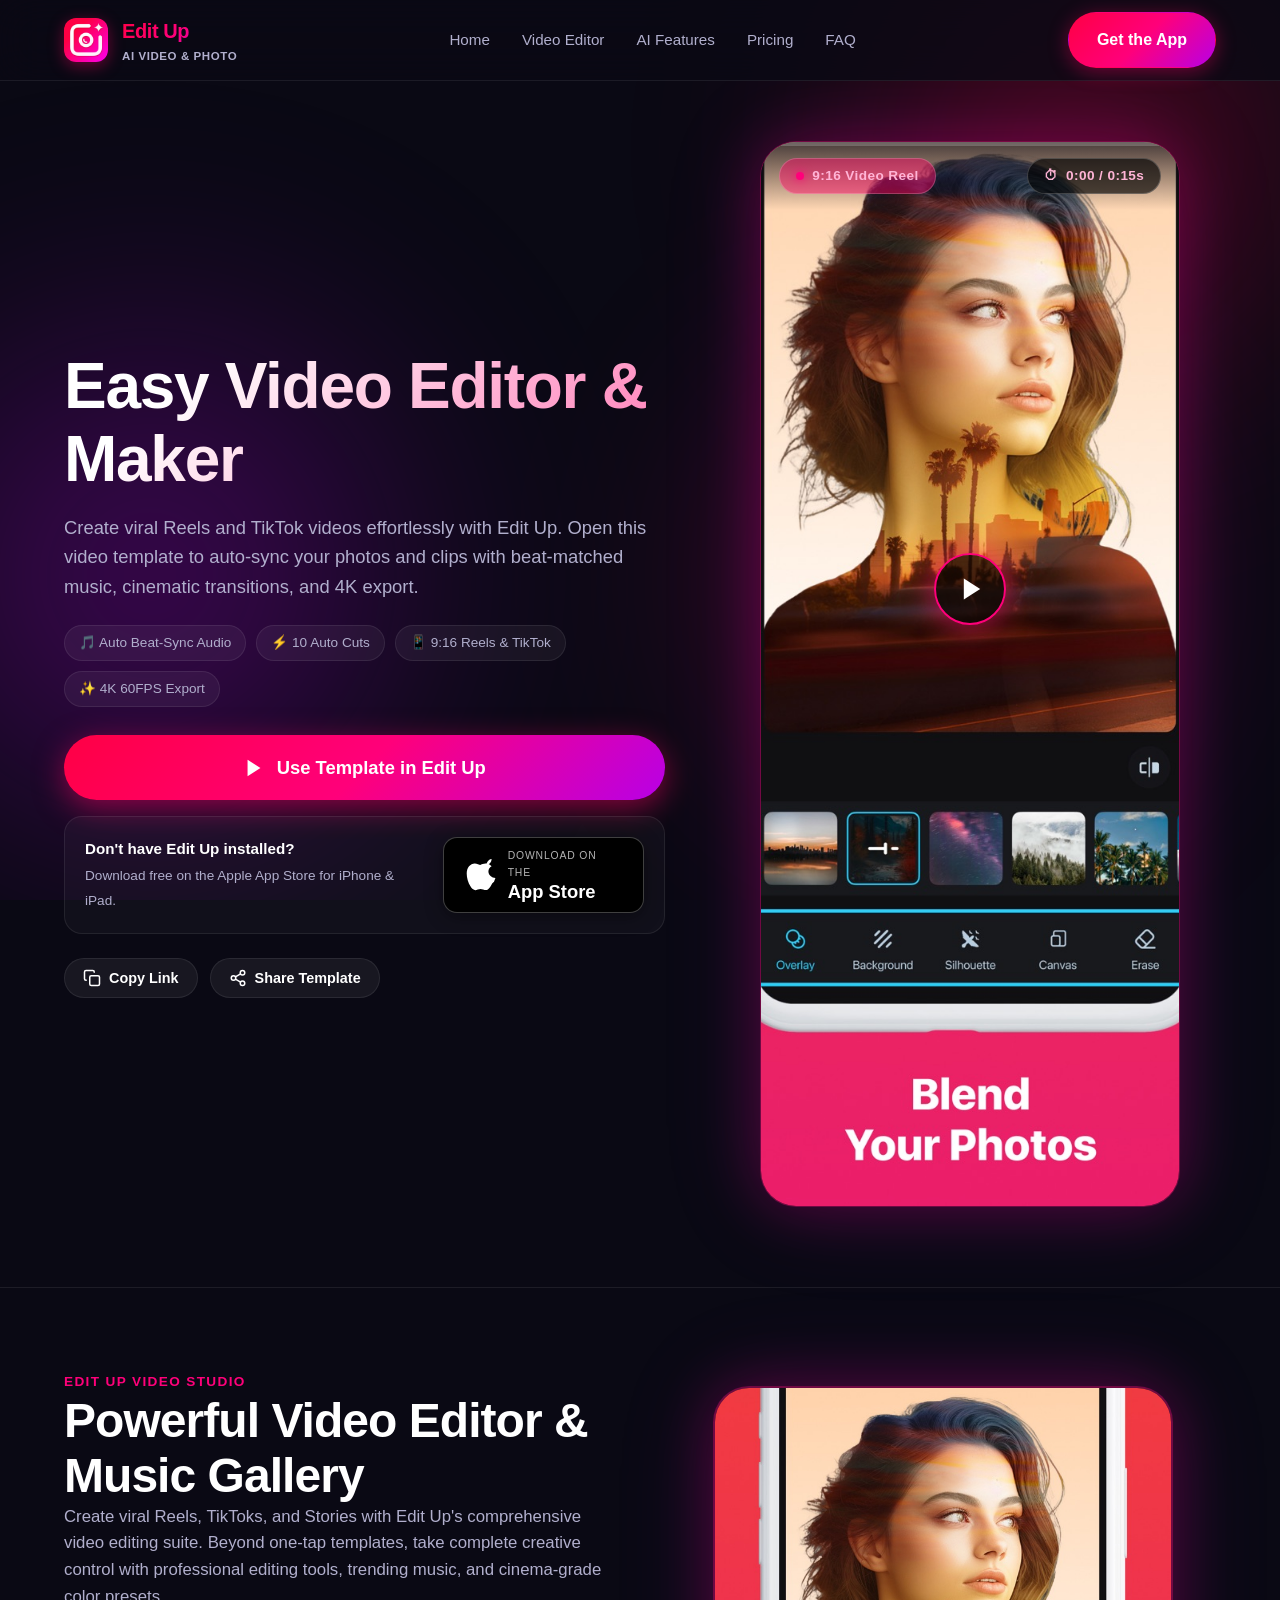
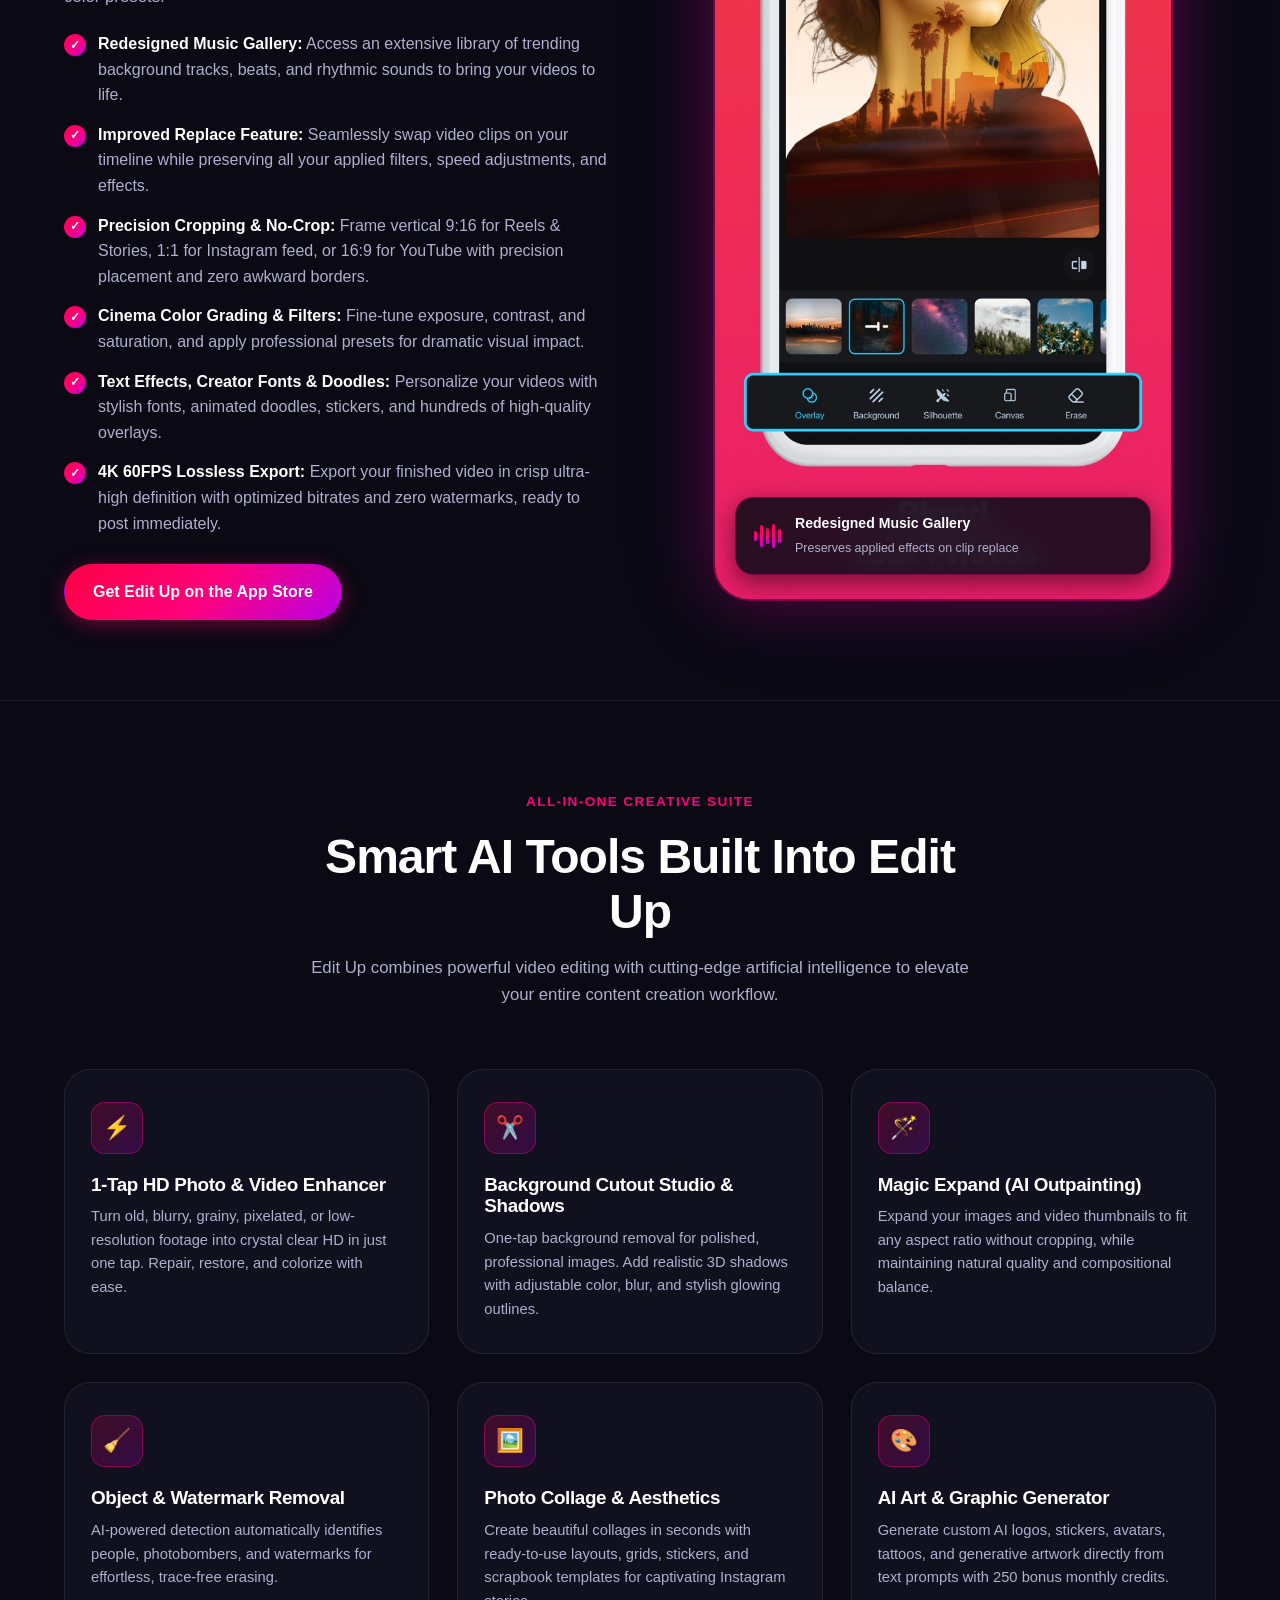
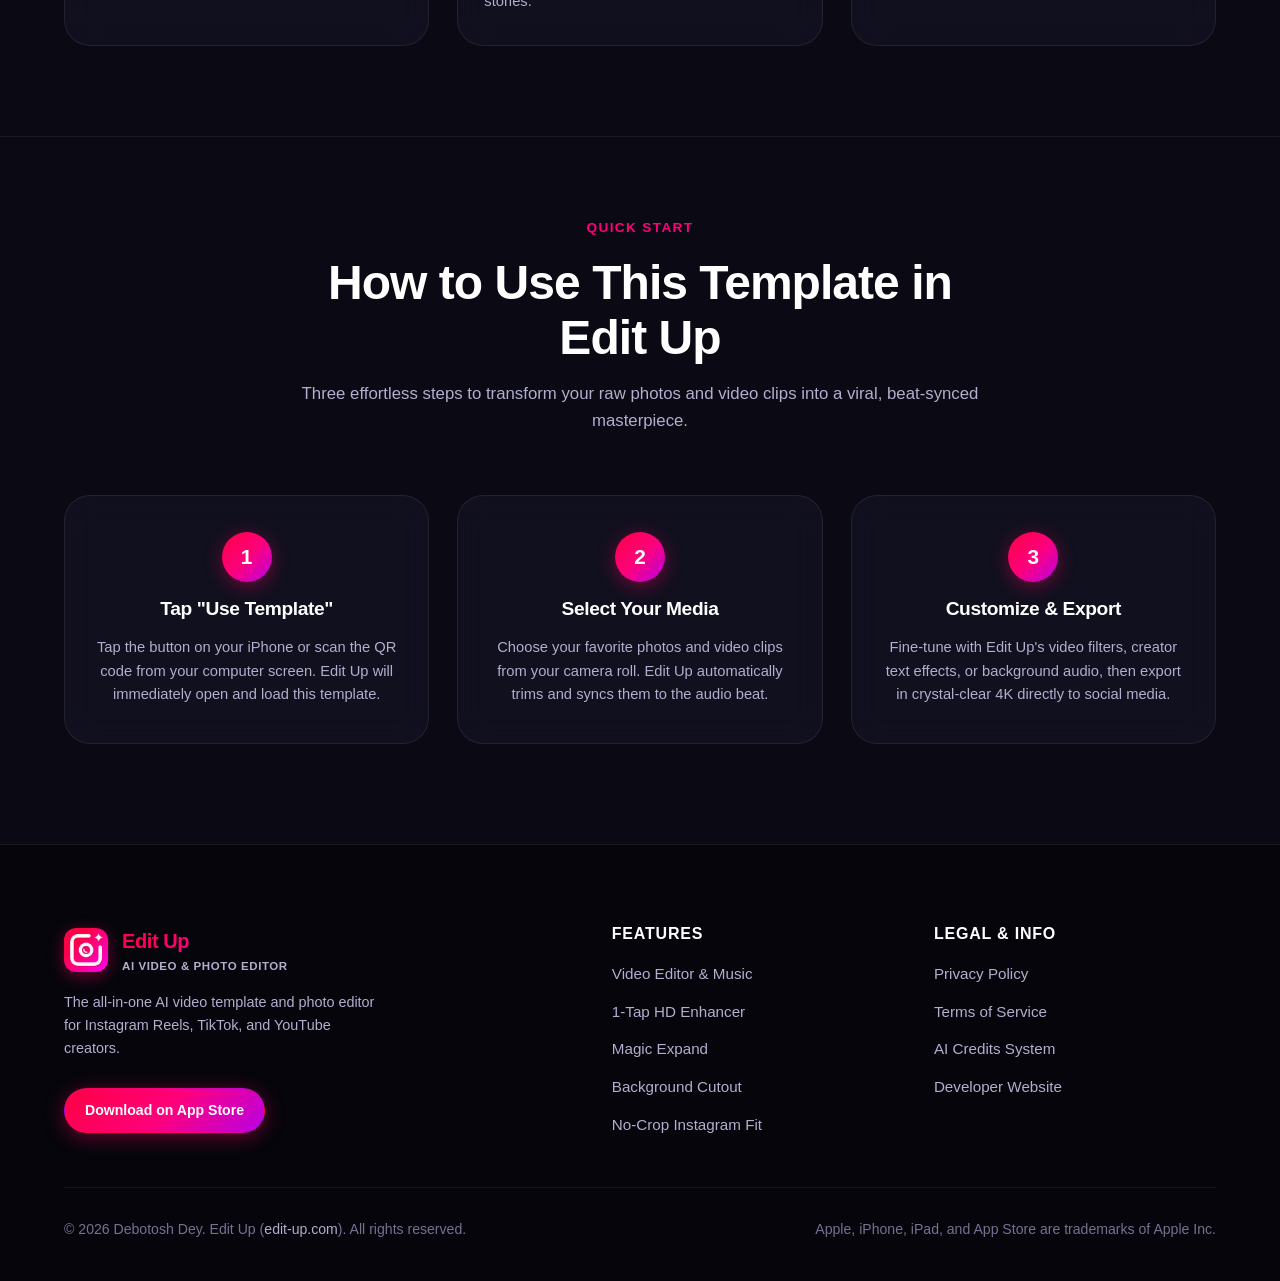
<file: video-templates/index.html>
<!DOCTYPE html>
<html lang="en">
<head>
  <meta charset="UTF-8">
  <meta name="viewport" content="width=device-width, initial-scale=1.0">
  
  <!-- Primary Meta Tags -->
  <title>Easy Video Editor &amp; Maker | Edit Up</title>
  <meta name="title" content="Easy Video Editor &amp; Maker | Edit Up">
  <meta name="description" content="Create viral Reels and TikTok videos effortlessly with Edit Up. Open this video template to auto-sync your photos and clips with beat-matched music, cinematic transitions, and 4K export.">
  <meta name="keywords" content="Edit Up, video template, AI video editor, photo editor, Instagram reels, TikTok video editor, beat sync music, no crop, debotosh dey">
  <meta name="author" content="Debotosh Dey">
  <link rel="canonical" href="https://edit-up.com/video-templates/">

  <!-- Apple Universal Links & Smart App Banner -->
  <meta name="apple-itunes-app" content="app-id=1333491559, app-argument=editup://video-template">

  <!-- Open Graph / Facebook / WhatsApp / Telegram -->
  <meta property="og:type" content="video.other">
  <meta property="og:site_name" content="Edit Up">
  <meta property="og:url" content="https://edit-up.com/video-templates/">
  <meta property="og:title" content="Easy Video Editor &amp; Maker | Edit Up">
  <meta property="og:description" content="Create viral Reels and TikTok videos effortlessly with Edit Up. Open this video template to auto-sync your photos and clips with beat-matched music, cinematic transitions, and 4K export.">
  <meta property="og:image" content="https://edit-up.com/assets/images/og-template-share.png">
  <meta property="og:image:secure_url" content="https://edit-up.com/assets/images/og-template-share.png">
  <meta property="og:image:type" content="image/png">
  <meta property="og:image:width" content="1200">
  <meta property="og:image:height" content="630">
  <meta property="og:image:alt" content="Easy Video Editor &amp; Maker Preview">

  <!-- Twitter / X -->
  <meta name="twitter:card" content="summary_large_image">
  <meta name="twitter:site" content="@editupapp">
  <meta name="twitter:url" content="https://edit-up.com/video-templates/">
  <meta name="twitter:title" content="Easy Video Editor &amp; Maker | Edit Up">
  <meta name="twitter:description" content="Create viral Reels and TikTok videos effortlessly with Edit Up. Open this video template to auto-sync your photos and clips with beat-matched music, cinematic transitions, and 4K export.">
  <meta name="twitter:image" content="https://edit-up.com/assets/images/og-template-share.png">
  <meta name="twitter:image:alt" content="Easy Video Editor &amp; Maker Preview">

  <!-- Favicons & App Icons -->
  <link rel="icon" type="image/png" sizes="32x32" href="/assets/images/favicon-32x32.png">
  <link rel="apple-touch-icon" sizes="180x180" href="/assets/images/apple-touch-icon.png">

  <!-- Master Stylesheet -->
  <link rel="stylesheet" href="/assets/css/style.css">
</head>
<body>

  <!-- Ambient Glowing Background Elements -->
  <div class="bg-ambient-lights" aria-hidden="true">
    <div class="ambient-orb orb-1"></div>
    <div class="ambient-orb orb-2"></div>
    <div class="ambient-orb orb-3"></div>
  </div>

  <!-- Header -->
  <header class="header">
    <div class="container nav-wrapper">
      <a href="/" class="logo">
        <img src="/assets/images/app-icon.png" alt="Edit Up App Icon" class="logo-icon" width="44" height="44">
        <div class="logo-text">
          <span class="logo-title">Edit Up</span>
          <span class="logo-subtitle">AI Video &amp; Photo</span>
        </div>
      </a>

      <nav>
        <ul class="nav-links">
          <li><a href="/" class="nav-link">Home</a></li>
          <li><a href="#video-editor" class="nav-link">Video Editor</a></li>
          <li><a href="#ai-features" class="nav-link">AI Features</a></li>
          <li><a href="/#pricing" class="nav-link">Pricing</a></li>
          <li><a href="/#faq" class="nav-link">FAQ</a></li>
        </ul>
      </nav>

      <div class="nav-cta">
        <a href="https://apps.apple.com/us/app/edit-up-ai-photo-video-editor/id1333491559" class="btn btn-primary" target="_blank" rel="noopener">
          Get the App
        </a>
      </div>

      <button class="mobile-menu-toggle" aria-label="Toggle navigation menu">
        <svg width="24" height="24" viewBox="0 0 24 24" fill="none" stroke="currentColor" stroke-width="2">
          <line x1="3" y1="12" x2="21" y2="12"></line>
          <line x1="3" y1="6" x2="21" y2="6"></line>
          <line x1="3" y1="18" x2="21" y2="18"></line>
        </svg>
      </button>
    </div>
  </header>

  <!-- Video Template View Hero Section -->
  <main class="template-view-hero">
    <div class="container">
      <div class="template-view-grid">

        <!-- Left: Video Template Information & Action CTAs -->
        <div class="template-view-info">
          

          <h1 id="template-title" class="gradient-text-light" style="margin-bottom: 16px;">
            Easy Video Editor &amp; Maker
          </h1>

          <p id="template-description" style="font-size: 1.15rem; line-height: 1.6; margin-bottom: 24px;">
            Create viral Reels and TikTok videos effortlessly with Edit Up. Open this video template to auto-sync your photos and clips with beat-matched music, cinematic transitions, and 4K export.
          </p>

          <!-- Video Template Specs / Pills -->
          <div class="template-info-pills" id="template-tags-container" style="margin-bottom: 28px;">
            <span class="template-info-pill">🎵 Auto Beat-Sync Audio</span>
            <span class="template-info-pill">⚡ 10 Auto Cuts</span>
            <span class="template-info-pill">📱 9:16 Reels &amp; TikTok</span>
            <span class="template-info-pill">✨ 4K 60FPS Export</span>
          </div>

          <!-- Android Notice Box (Shown only if Android detected) -->
          <div id="android-device-notice" class="android-notice-box" style="display: none;">
            📱 <strong>iOS Exclusive App:</strong> Edit Up is currently available exclusively for iPhone and iPad. Scan the QR code or share this link to open directly on an Apple device.
          </div>

          <!-- Deep Link Action CTA Area -->
          <div class="template-actions">
            
            <a href="editup://video-template" id="btn-open-app" class="btn-open-app" aria-label="Use template in Edit Up app">
              <svg width="22" height="22" viewBox="0 0 24 24" fill="currentColor" aria-hidden="true">
                <polygon points="5 3 19 12 5 21 5 3"></polygon>
              </svg>
              <span>Use Template in Edit Up</span>
            </a>

            <!-- App Store Fallback Box -->
            <div class="template-fallback-box">
              <div>
                <strong style="color: #FFFFFF; font-size: 0.95rem; display: block;">Don't have Edit Up installed?</strong>
                <span style="font-size: 0.85rem; color: var(--text-secondary);">Download free on the Apple App Store for iPhone &amp; iPad.</span>
              </div>
              <a href="https://apps.apple.com/us/app/edit-up-ai-photo-video-editor/id1333491559" class="btn-appstore" target="_blank" rel="noopener">
                <svg viewBox="0 0 170 170">
                  <path d="M150.37 130.25c-2.45 5.66-5.35 10.87-8.71 15.66-4.58 6.53-8.33 11.05-11.22 13.56-4.48 4.12-9.28 6.23-14.42 6.35-3.69 0-8.14-1.05-13.32-3.18-5.19-2.12-9.97-3.17-14.34-3.17-4.58 0-9.49 1.05-14.75 3.17-5.26 2.13-9.5 3.24-12.74 3.35-4.35.13-9.16-1.9-14.42-6.08-3.69-3.08-7.73-7.97-12.13-14.67-6.07-9.35-10.89-20.2-14.44-32.55-3.55-12.35-5.33-24.08-5.33-35.19 0-16.14 4.1-29.21 12.3-39.2 8.2-9.99 18.5-15.09 30.9-15.3 5.48 0 11.17 1.34 17.07 4.02 5.9 2.68 9.94 4.08 12.13 4.2 1.96 0 6.13-1.46 12.51-4.39 6.38-2.93 12.06-4.22 17.07-3.86 13.06.87 23.37 5.76 30.93 14.68-11.53 7-17.18 16.59-16.94 28.77.24 9.69 4.02 17.75 11.35 24.18 7.33 6.43 16.03 10.02 26.11 10.78-2.07 6.43-4.58 13.01-7.53 19.74zM119.22 31.84c0-7.39 2.67-14.37 8.01-20.94 5.34-6.57 11.95-10.53 19.82-11.9 1.09 7.72-1.36 14.86-7.34 21.43-5.98 6.57-12.8 10.35-20.49 11.41z"/>
                </svg>
                <div>
                  <span class="btn-text-sub">Download on the</span>
                  <span class="btn-text-main">App Store</span>
                </div>
              </a>
            </div>

            <!-- Share & Copy Universal Link Tools -->
            <div class="template-share-tools">
              <button id="btn-copy-template-link" class="btn-tool">
                <svg width="18" height="18" viewBox="0 0 24 24" fill="none" stroke="currentColor" stroke-width="2">
                  <rect x="9" y="9" width="13" height="13" rx="2" ry="2"></rect>
                  <path d="M5 15H4a2 2 0 0 1-2-2V4a2 2 0 0 1 2-2h9a2 2 0 0 1 2 2v1"></path>
                </svg>
                Copy Link
              </button>

              <button id="btn-share-template" class="btn-tool">
                <svg width="18" height="18" viewBox="0 0 24 24" fill="none" stroke="currentColor" stroke-width="2">
                  <circle cx="18" cy="5" r="3"></circle>
                  <circle cx="6" cy="12" r="3"></circle>
                  <circle cx="18" cy="19" r="3"></circle>
                  <line x1="8.59" y1="13.51" x2="15.42" y2="17.49"></line>
                  <line x1="15.41" y1="6.51" x2="8.59" y2="10.49"></line>
                </svg>
                Share Template
              </button>
            </div>

          </div>

        </div>

        <!-- Right: Interactive 9:16 Video Template Player -->
        <div class="template-mockup-wrapper">
          <div class="template-preview-card">
            
            <div class="template-preview-media template-player-container" id="template-player-container" title="Click to play or pause preview">
              
              <!-- Video Timeline Scrubber Bar -->
              <div class="template-player-progress-bar">
                <div class="template-player-progress-fill" id="player-progress-fill"></div>
              </div>

              <!-- Beat-Sync Flash Effect -->
              <div class="template-player-flash" id="player-beat-flash"></div>

              <!-- Main Video Clip Image (Cycles during playback) -->
              <img src="/assets/images/screenshots/screen-4.jpg" alt="Easy Video Editor &amp; Maker Preview" id="template-preview-img">
              
              <!-- Interactive Play / Pause Button -->
              <button class="template-play-btn" id="btn-play-pause-video" aria-label="Play or pause video template preview">
                <svg width="28" height="28" viewBox="0 0 24 24" fill="#FFFFFF" id="play-icon-svg" style="margin-left: 4px;">
                  <polygon points="5 3 19 12 5 21 5 3"></polygon>
                </svg>
              </button>

              <!-- Video Player Header Status Overlay -->
              <div class="template-preview-overlay">
                <!-- Top Status Row -->
                <div style="display: flex; justify-content: space-between; align-items: center; width: 100%;">
                  <span class="badge" style="background: rgba(255, 0, 100, 0.45); border: 1px solid rgba(255,255,255,0.2);">
                    <span class="badge-dot"></span>
                    9:16 Video Reel
                  </span>
                  <span class="badge" id="player-time-badge" style="background: rgba(0,0,0,0.65); border-color: rgba(255,255,255,0.2);">
                    ⏱ <span id="player-time-text">0:00 / 0:15s</span>
                  </span>
                </div>
              </div>
            </div>

            <!-- Video Player Controls & Timeline Details Panel (Positioned AFTER the video screen) -->
            <div class="template-player-details-panel">
              
              <!-- Top Row: Audio Track & Dancing Waveform -->
              <div class="template-player-audio-row">
                <span class="template-audio-tag">
                  🎵 Viral Beat-Sync (128 BPM)
                </span>
                <!-- Dancing Audio Visualizer EQ -->
                <div class="audio-eq-bars" id="audio-eq-container" aria-hidden="true">
                  <span class="audio-eq-bar" style="height: 6px;"></span>
                  <span class="audio-eq-bar" style="height: 14px;"></span>
                  <span class="audio-eq-bar" style="height: 8px;"></span>
                  <span class="audio-eq-bar" style="height: 18px;"></span>
                  <span class="audio-eq-bar" style="height: 11px;"></span>
                  <span class="audio-eq-bar" style="height: 16px;"></span>
                  <span class="audio-eq-bar" style="height: 7px;"></span>
                  <span class="audio-eq-bar" style="height: 15px;"></span>
                </div>
              </div>

              <h4 id="template-preview-title" class="template-player-title">Easy Video Editor &amp; Maker</h4>
              <p id="template-preview-desc" class="template-player-desc">Auto-synced transitions, viral beat drops &amp; 4K export.</p>

              <!-- Interactive Clip Timeline Strip -->
              <div class="template-clip-strip-container">
                <div class="template-clip-strip-label">
                  <span>Timeline Clips (Tap to scrub):</span>
                </div>
                <div class="template-clip-strip" id="player-clip-strip">
                  <div class="template-clip-slot-chip active" data-slot="0">Clip 1 (0.8s)</div>
                  <div class="template-clip-slot-chip" data-slot="1">Clip 2 (0.5s)</div>
                  <div class="template-clip-slot-chip" data-slot="2">Clip 3 (1.2s)</div>
                  <div class="template-clip-slot-chip" data-slot="3">Clip 4 (0.6s)</div>
                  <div class="template-clip-slot-chip" data-slot="4">Clip 5 (0.9s)</div>
                  <div class="template-clip-slot-chip" data-slot="5">Clip 6 (1.0s)</div>
                </div>
              </div>

            </div>

            <!-- Desktop QR Scanner for Mobile Handoff -->
            <div id="qr-scanner-card" style="padding: 20px; background: rgba(0,0,0,0.55); display: flex; align-items: center; gap: 16px; border-top: 1px solid var(--border-subtle);">
              <canvas id="template-qr-canvas" style="width: 76px; height: 76px; border-radius: 12px; border: 1px solid var(--border-accent); flex-shrink: 0;"></canvas>
              <div>
                <strong style="color: #FFFFFF; font-size: 0.92rem; display: block; margin-bottom: 4px;">Scan with iPhone Camera</strong>
                <span style="font-size: 0.82rem; color: var(--text-secondary); line-height: 1.45; display: block;">Instantly opens Edit Up to load this template on your iPhone or iPad.</span>
              </div>
            </div>

          </div>
        </div>

      </div>
    </div>
  </main>

  <!-- Edit Up Video Editor Suite Section -->
  <section class="split-feature-section video-editor-section" id="video-editor" style="border-top: 1px solid var(--border-subtle);">
    <div class="container">
      <div class="split-feature-grid">
        
        <div class="split-feature-text">
          <span class="section-tag">Edit Up Video Studio</span>
          <h2>Powerful Video Editor &amp; Music Gallery</h2>
          <p>
            Create viral Reels, TikToks, and Stories with Edit Up's comprehensive video editing suite. Beyond one-tap templates, take complete creative control with professional editing tools, trending music, and cinema-grade color presets.
          </p>

          <ul class="feature-check-list">
            <li class="feature-check-item">
              <span class="feature-check-icon">✓</span>
              <div>
                <strong style="color:#FFF;">Redesigned Music Gallery:</strong> Access an extensive library of trending background tracks, beats, and rhythmic sounds to bring your videos to life.
              </div>
            </li>
            <li class="feature-check-item">
              <span class="feature-check-icon">✓</span>
              <div>
                <strong style="color:#FFF;">Improved Replace Feature:</strong> Seamlessly swap video clips on your timeline while preserving all your applied filters, speed adjustments, and effects.
              </div>
            </li>
            <li class="feature-check-item">
              <span class="feature-check-icon">✓</span>
              <div>
                <strong style="color:#FFF;">Precision Cropping &amp; No-Crop:</strong> Frame vertical 9:16 for Reels &amp; Stories, 1:1 for Instagram feed, or 16:9 for YouTube with precision placement and zero awkward borders.
              </div>
            </li>
            <li class="feature-check-item">
              <span class="feature-check-icon">✓</span>
              <div>
                <strong style="color:#FFF;">Cinema Color Grading &amp; Filters:</strong> Fine-tune exposure, contrast, and saturation, and apply professional presets for dramatic visual impact.
              </div>
            </li>
            <li class="feature-check-item">
              <span class="feature-check-icon">✓</span>
              <div>
                <strong style="color:#FFF;">Text Effects, Creator Fonts &amp; Doodles:</strong> Personalize your videos with stylish fonts, animated doodles, stickers, and hundreds of high-quality overlays.
              </div>
            </li>
            <li class="feature-check-item">
              <span class="feature-check-icon">✓</span>
              <div>
                <strong style="color:#FFF;">4K 60FPS Lossless Export:</strong> Export your finished video in crisp ultra-high definition with optimized bitrates and zero watermarks, ready to post immediately.
              </div>
            </li>
          </ul>

          <a href="https://apps.apple.com/us/app/edit-up-ai-photo-video-editor/id1333491559" class="btn btn-primary" target="_blank" rel="noopener">
            Get Edit Up on the App Store
          </a>
        </div>

        <div class="split-feature-visual">
          <div class="video-editor-preview-card">
            <img src="/assets/images/screenshots/screen-4.jpg" alt="Edit Up Video Editor Timeline and Music Gallery" loading="lazy">
            <div class="video-music-badge">
              <div class="waveform-animation">
                <span class="waveform-bar"></span>
                <span class="waveform-bar"></span>
                <span class="waveform-bar"></span>
                <span class="waveform-bar"></span>
                <span class="waveform-bar"></span>
              </div>
              <div>
                <strong style="color:#FFF; font-size:0.88rem; display:block;">Redesigned Music Gallery</strong>
                <span style="color:var(--text-secondary); font-size:0.78rem;">Preserves applied effects on clip replace</span>
              </div>
            </div>
          </div>
        </div>

      </div>
    </div>
  </section>

  <!-- Edit Up All-in-One AI Creative Suite Section -->
  <section class="template-features-section" id="ai-features">
    <div class="container">
      
      <div class="section-header">
        <span class="section-tag">All-in-One Creative Suite</span>
        <h2>Smart AI Tools Built Into Edit Up</h2>
        <p>Edit Up combines powerful video editing with cutting-edge artificial intelligence to elevate your entire content creation workflow.</p>
      </div>

      <div class="template-features-grid">
        
        <div class="template-feature-box">
          <div class="template-feature-icon-wrap">⚡</div>
          <h3>1-Tap HD Photo &amp; Video Enhancer</h3>
          <p>Turn old, blurry, grainy, pixelated, or low-resolution footage into crystal clear HD in just one tap. Repair, restore, and colorize with ease.</p>
        </div>

        <div class="template-feature-box">
          <div class="template-feature-icon-wrap">✂️</div>
          <h3>Background Cutout Studio &amp; Shadows</h3>
          <p>One-tap background removal for polished, professional images. Add realistic 3D shadows with adjustable color, blur, and stylish glowing outlines.</p>
        </div>

        <div class="template-feature-box">
          <div class="template-feature-icon-wrap">🪄</div>
          <h3>Magic Expand (AI Outpainting)</h3>
          <p>Expand your images and video thumbnails to fit any aspect ratio without cropping, while maintaining natural quality and compositional balance.</p>
        </div>

        <div class="template-feature-box">
          <div class="template-feature-icon-wrap">🧹</div>
          <h3>Object &amp; Watermark Removal</h3>
          <p>AI-powered detection automatically identifies people, photobombers, and watermarks for effortless, trace-free erasing.</p>
        </div>

        <div class="template-feature-box">
          <div class="template-feature-icon-wrap">🖼️</div>
          <h3>Photo Collage &amp; Aesthetics</h3>
          <p>Create beautiful collages in seconds with ready-to-use layouts, grids, stickers, and scrapbook templates for captivating Instagram stories.</p>
        </div>

        <div class="template-feature-box">
          <div class="template-feature-icon-wrap">🎨</div>
          <h3>AI Art &amp; Graphic Generator</h3>
          <p>Generate custom AI logos, stickers, avatars, tattoos, and generative artwork directly from text prompts with 250 bonus monthly credits.</p>
        </div>

      </div>

    </div>
  </section>

  <!-- 3-Step Guide: How Video Templates Work in Edit Up -->
  <section class="template-steps-section" id="how-it-works">
    <div class="container">
      
      <div class="section-header">
        <span class="section-tag">Quick Start</span>
        <h2>How to Use This Template in Edit Up</h2>
        <p>Three effortless steps to transform your raw photos and video clips into a viral, beat-synced masterpiece.</p>
      </div>

      <div class="template-steps-grid">
        
        <div class="template-step-card">
          <div class="template-step-num">1</div>
          <h3>Tap "Use Template"</h3>
          <p>Tap the button on your iPhone or scan the QR code from your computer screen. Edit Up will immediately open and load this template.</p>
        </div>

        <div class="template-step-card">
          <div class="template-step-num">2</div>
          <h3>Select Your Media</h3>
          <p>Choose your favorite photos and video clips from your camera roll. Edit Up automatically trims and syncs them to the audio beat.</p>
        </div>

        <div class="template-step-card">
          <div class="template-step-num">3</div>
          <h3>Customize &amp; Export</h3>
          <p>Fine-tune with Edit Up's video filters, creator text effects, or background audio, then export in crystal-clear 4K directly to social media.</p>
        </div>

      </div>

    </div>
  </section>

  <!-- Sticky Mobile Bottom Bar (Active on Mobile Screens) -->
  <aside class="sticky-mobile-cta" id="sticky-mobile-cta" aria-label="Open template in Edit Up">
    <div class="sticky-mobile-cta-info">
      <img src="/assets/images/app-icon.png" alt="Edit Up App Icon" width="36" height="36">
      <div class="sticky-mobile-cta-text">
        <div class="sticky-mobile-cta-title">Easy Video Editor &amp; Maker</div>
        <div class="sticky-mobile-cta-sub">Template Ready • Tap to Open</div>
      </div>
    </div>
    <a href="editup://video-template" id="btn-sticky-open-app" class="btn-sticky-open">
      Use Template
    </a>
  </aside>

  <!-- Footer (Cleaned: No Universal Links or beat-sync links) -->
  <footer class="footer">
    <div class="container">
      <div class="footer-grid footer-grid-3">
        
        <div class="footer-brand">
          <a href="/" class="logo">
            <img src="/assets/images/app-icon.png" alt="Edit Up Logo" class="logo-icon" width="40" height="40">
            <div class="logo-text">
              <span class="logo-title">Edit Up</span>
              <span class="logo-subtitle">AI Video &amp; Photo Editor</span>
            </div>
          </a>
          <p style="font-size: 0.9rem; max-width: 320px;">
            The all-in-one AI video template and photo editor for Instagram Reels, TikTok, and YouTube creators.
          </p>
          <div style="margin-top: 12px;">
            <a href="https://apps.apple.com/us/app/edit-up-ai-photo-video-editor/id1333491559" class="btn btn-primary" style="padding: 10px 20px; font-size: 0.88rem;" target="_blank" rel="noopener">
              Download on App Store
            </a>
          </div>
        </div>

        <div>
          <h4 class="footer-heading">Features</h4>
          <ul class="footer-links">
            <li><a href="/#video-editor" class="footer-link">Video Editor &amp; Music</a></li>
            <li><a href="/#enhancer" class="footer-link">1-Tap HD Enhancer</a></li>
            <li><a href="/#features" class="footer-link">Magic Expand</a></li>
            <li><a href="/#features" class="footer-link">Background Cutout</a></li>
            <li><a href="/#features" class="footer-link">No-Crop Instagram Fit</a></li>
          </ul>
        </div>

        <div>
          <h4 class="footer-heading">Legal &amp; Info</h4>
          <ul class="footer-links">
            <li><a href="https://debotoshdey.com/apps/i/no-crop/privacy-policy/" class="footer-link" target="_blank" rel="noopener">Privacy Policy</a></li>
            <li><a href="https://debotoshdey.com/apps/i/no-crop/terms/" class="footer-link" target="_blank" rel="noopener">Terms of Service</a></li>
            <li><a href="https://debotoshdey.com/apps/i/no-crop/additional-purchase-system/" class="footer-link" target="_blank" rel="noopener">AI Credits System</a></li>
            <li><a href="https://debotoshdey.com" class="footer-link" target="_blank" rel="noopener">Developer Website</a></li>
          </ul>
        </div>

      </div>

      <div class="footer-bottom">
        <div>
          © <span class="current-year">2026</span> Debotosh Dey. Edit Up (<a href="https://edit-up.com" style="color: var(--text-secondary); text-decoration: none;">edit-up.com</a>). All rights reserved.
        </div>
        <div>
          Apple, iPhone, iPad, and App Store are trademarks of Apple Inc.
        </div>
      </div>
    </div>
  </footer>

  <!-- Scripts -->
  <script src="/assets/js/main.js"></script>
  <script src="/assets/js/template.js"></script>
</body>
</html>
</file>
<file: assets/css/style.css>
/* ==========================================================================
   EDIT UP - Official Static Website & Universal Link Landing
   Theme: Vibrant Sunset Neon (Coral Red #FF0044 -> Hot Pink #FF007A -> Violet #B800E6)
   ========================================================================== */

:root {
  /* Brand Gradient & Colors from App Icon */
  --brand-red: #FF0044;
  --brand-pink: #FF007A;
  --brand-magenta: #FE00EC;
  --brand-purple: #B800E6;
  --brand-violet: #7928CA;
  
  --gradient-brand: linear-gradient(135deg, #FF0044 0%, #FF007A 50%, #B800E6 100%);
  --gradient-brand-subtle: linear-gradient(135deg, rgba(255, 0, 68, 0.15) 0%, rgba(255, 0, 122, 0.15) 50%, rgba(184, 0, 230, 0.15) 100%);
  --gradient-text: linear-gradient(135deg, #FFFFFF 20%, #FFB4D6 60%, #FF78B4 100%);
  --gradient-glow: radial-gradient(circle, rgba(255, 0, 122, 0.35) 0%, rgba(184, 0, 230, 0.15) 50%, transparent 75%);
  --gradient-card-border: linear-gradient(135deg, rgba(255, 0, 100, 0.4), rgba(255, 255, 255, 0.05) 50%, rgba(184, 0, 230, 0.4));

  /* Dark Theme Palette */
  --bg-body: #0A0914;
  --bg-card: rgba(22, 20, 38, 0.65);
  --bg-card-hover: rgba(30, 27, 52, 0.85);
  --bg-elevated: #161426;
  --bg-badge: rgba(255, 0, 100, 0.12);
  
  --border-subtle: rgba(255, 255, 255, 0.08);
  --border-accent: rgba(255, 0, 122, 0.3);
  --border-glow: rgba(255, 0, 122, 0.6);
  
  --text-primary: #FFFFFF;
  --text-secondary: #B1AFCD;
  --text-muted: #747291;
  --text-highlight: #FF4D94;

  /* Layout & Spacing */
  --container-max: 1200px;
  --radius-sm: 10px;
  --radius-md: 18px;
  --radius-lg: 26px;
  --radius-xl: 36px;
  --radius-full: 9999px;

  /* Shadows */
  --shadow-sm: 0 4px 12px rgba(0, 0, 0, 0.3);
  --shadow-card: 0 12px 32px rgba(0, 0, 0, 0.4), 0 2px 6px rgba(0, 0, 0, 0.2);
  --shadow-glow: 0 0 30px rgba(255, 0, 122, 0.35);
  --shadow-glow-lg: 0 0 60px rgba(255, 0, 122, 0.25), 0 0 100px rgba(184, 0, 230, 0.15);

  --font-family: -apple-system, BlinkMacSystemFont, "SF Pro Display", "SF Pro Text", "Helvetica Neue", Arial, sans-serif;
  --transition-fast: 0.2s cubic-bezier(0.16, 1, 0.3, 1);
  --transition-smooth: 0.35s cubic-bezier(0.16, 1, 0.3, 1);
}

/* Reset & Box Sizing */
*, *::before, *::after {
  box-sizing: border-box;
  margin: 0;
  padding: 0;
}

html {
  font-family: var(--font-family);
  background-color: var(--bg-body);
  color: var(--text-primary);
  scroll-behavior: smooth;
  -webkit-font-smoothing: antialiased;
  -moz-osx-font-smoothing: grayscale;
}

body {
  min-height: 100vh;
  line-height: 1.6;
  position: relative;
  overflow-x: hidden;
  background: var(--bg-body);
}

/* Ambient Background Lights */
.bg-ambient-lights {
  position: fixed;
  top: 0;
  left: 0;
  width: 100%;
  height: 100%;
  pointer-events: none;
  z-index: 0;
  overflow: hidden;
}

.ambient-orb {
  position: absolute;
  border-radius: 50%;
  filter: blur(120px);
  opacity: 0.4;
  animation: floatOrb 18s ease-in-out infinite alternate;
}

.orb-1 {
  width: 600px;
  height: 600px;
  background: radial-gradient(circle, var(--brand-red) 0%, transparent 70%);
  top: -150px;
  right: -100px;
}

.orb-2 {
  width: 700px;
  height: 700px;
  background: radial-gradient(circle, var(--brand-purple) 0%, transparent 70%);
  top: 25%;
  left: -200px;
  animation-duration: 22s;
}

.orb-3 {
  width: 550px;
  height: 550px;
  background: radial-gradient(circle, var(--brand-pink) 0%, transparent 70%);
  bottom: 5%;
  right: 5%;
  animation-duration: 26s;
}

@keyframes floatOrb {
  0% { transform: translate(0, 0) scale(1); }
  50% { transform: translate(40px, 30px) scale(1.08); }
  100% { transform: translate(-30px, 60px) scale(0.95); }
}

/* Container */
.container {
  width: 100%;
  max-width: var(--container-max);
  margin-left: auto;
  margin-right: auto;
  padding-left: 24px;
  padding-right: 24px;
  position: relative;
  z-index: 1;
}

/* Typography */
h1, h2, h3, h4, h5, h6 {
  font-weight: 700;
  line-height: 1.15;
  color: var(--text-primary);
  letter-spacing: -0.02em;
}

h1 {
  font-size: clamp(2.5rem, 5vw, 4.25rem);
}

h2 {
  font-size: clamp(2rem, 3.8vw, 3rem);
}

h3 {
  font-size: clamp(1.25rem, 2.2vw, 1.75rem);
}

p {
  color: var(--text-secondary);
  font-size: 1.05rem;
}

.gradient-text {
  background: var(--gradient-brand);
  -webkit-background-clip: text;
  -webkit-text-fill-color: transparent;
  display: inline-block;
}

.gradient-text-light {
  background: var(--gradient-text);
  -webkit-background-clip: text;
  -webkit-text-fill-color: transparent;
  display: inline-block;
}

/* Buttons & Badges */
.btn {
  display: inline-flex;
  align-items: center;
  justify-content: center;
  gap: 10px;
  padding: 14px 28px;
  border-radius: var(--radius-full);
  font-size: 1rem;
  font-weight: 600;
  text-decoration: none;
  cursor: pointer;
  transition: all var(--transition-fast);
  border: 1px solid transparent;
  white-space: nowrap;
}

.btn-primary {
  background: var(--gradient-brand);
  color: #FFFFFF;
  box-shadow: 0 4px 20px rgba(255, 0, 100, 0.4);
}

.btn-primary:hover {
  transform: translateY(-2px) scale(1.02);
  box-shadow: 0 8px 30px rgba(255, 0, 100, 0.6);
  color: #FFFFFF;
}

.btn-secondary {
  background: rgba(255, 255, 255, 0.08);
  color: #FFFFFF;
  border: 1px solid var(--border-subtle);
  backdrop-filter: blur(12px);
}

.btn-secondary:hover {
  background: rgba(255, 255, 255, 0.15);
  border-color: var(--border-accent);
  transform: translateY(-2px);
  color: #FFFFFF;
}

.btn-appstore {
  display: inline-flex;
  align-items: center;
  background: #000000;
  color: #FFFFFF;
  border: 1px solid rgba(255, 255, 255, 0.25);
  border-radius: 14px;
  padding: 10px 20px;
  text-decoration: none;
  transition: all var(--transition-fast);
  box-shadow: 0 4px 18px rgba(0, 0, 0, 0.4);
}

.btn-appstore:hover {
  border-color: var(--brand-pink);
  transform: translateY(-2px);
  box-shadow: 0 6px 24px rgba(255, 0, 122, 0.35);
}

.btn-appstore svg {
  width: 32px;
  height: 32px;
  fill: #FFFFFF;
  margin-right: 12px;
}

.btn-appstore .btn-text-sub {
  font-size: 0.65rem;
  letter-spacing: 0.08em;
  text-transform: uppercase;
  color: rgba(255, 255, 255, 0.7);
  display: block;
}

.btn-appstore .btn-text-main {
  font-size: 1.15rem;
  font-weight: 700;
  line-height: 1.1;
  display: block;
}

.badge {
  display: inline-flex;
  align-items: center;
  gap: 8px;
  padding: 6px 16px;
  border-radius: var(--radius-full);
  background: var(--bg-badge);
  border: 1px solid rgba(255, 0, 122, 0.3);
  color: #FFB4D6;
  font-size: 0.85rem;
  font-weight: 600;
  letter-spacing: 0.03em;
}

.badge-dot {
  width: 8px;
  height: 8px;
  border-radius: 50%;
  background: var(--brand-pink);
  box-shadow: 0 0 10px var(--brand-pink);
}

/* Header & Nav */
.header {
  position: sticky;
  top: 0;
  width: 100%;
  z-index: 100;
  backdrop-filter: blur(20px);
  -webkit-backdrop-filter: blur(20px);
  background: rgba(10, 9, 20, 0.8);
  border-bottom: 1px solid var(--border-subtle);
  transition: all var(--transition-fast);
}

.nav-wrapper {
  display: flex;
  align-items: center;
  justify-content: space-between;
  height: 80px;
}

.logo {
  display: flex;
  align-items: center;
  gap: 14px;
  text-decoration: none;
  color: var(--text-primary);
}

.logo-icon {
  width: 44px;
  height: 44px;
  border-radius: 12px;
  box-shadow: 0 4px 16px rgba(255, 0, 100, 0.4);
  transition: transform var(--transition-fast);
}

.logo:hover .logo-icon {
  transform: scale(1.05) rotate(-3deg);
}

.logo-text {
  display: flex;
  flex-direction: column;
}

.logo-title {
  font-size: 1.25rem;
  font-weight: 800;
  letter-spacing: -0.02em;
  background: var(--gradient-brand);
  -webkit-background-clip: text;
  -webkit-text-fill-color: transparent;
}

.logo-subtitle {
  font-size: 0.72rem;
  color: var(--text-secondary);
  text-transform: uppercase;
  letter-spacing: 0.05em;
  font-weight: 600;
}

.nav-links {
  display: flex;
  align-items: center;
  gap: 32px;
  list-style: none;
}

.nav-link {
  color: var(--text-secondary);
  text-decoration: none;
  font-weight: 500;
  font-size: 0.95rem;
  transition: color var(--transition-fast);
}

.nav-link:hover, .nav-link.active {
  color: #FFFFFF;
}

.nav-cta {
  display: flex;
  align-items: center;
  gap: 16px;
}

.mobile-menu-toggle {
  display: none;
  background: none;
  border: none;
  color: #FFFFFF;
  cursor: pointer;
  padding: 8px;
}

/* Hero Section */
.hero-section {
  padding: 80px 0 100px;
  position: relative;
  overflow: hidden;
}

.hero-grid {
  display: grid;
  grid-template-columns: 1.15fr 0.85fr;
  align-items: center;
  gap: 60px;
}

.hero-content {
  display: flex;
  flex-direction: column;
  gap: 24px;
}

.hero-rating-badge {
  display: inline-flex;
  align-items: center;
  gap: 12px;
  padding: 8px 18px;
  border-radius: var(--radius-full);
  background: rgba(255, 255, 255, 0.05);
  border: 1px solid var(--border-subtle);
  width: fit-content;
}

.star-rating {
  color: #FFB800;
  font-size: 1rem;
  letter-spacing: 2px;
}

.hero-rating-text {
  font-size: 0.88rem;
  font-weight: 600;
  color: var(--text-secondary);
}

.hero-rating-text strong {
  color: #FFFFFF;
}

.hero-title {
  margin-top: -6px;
}

.hero-description {
  font-size: 1.2rem;
  line-height: 1.6;
  color: var(--text-secondary);
  max-width: 580px;
}

.hero-actions {
  display: flex;
  flex-wrap: wrap;
  align-items: center;
  gap: 16px;
  margin-top: 10px;
}

.hero-perks {
  display: flex;
  flex-wrap: wrap;
  gap: 24px;
  margin-top: 16px;
  padding-top: 24px;
  border-top: 1px solid var(--border-subtle);
}

.perk-item {
  display: flex;
  align-items: center;
  gap: 8px;
  font-size: 0.92rem;
  color: var(--text-secondary);
}

.perk-icon {
  color: var(--brand-pink);
  font-weight: bold;
}

/* Hero Visual / Mockup */
.hero-visual {
  position: relative;
  display: flex;
  justify-content: center;
  align-items: center;
}

.hero-phone-wrapper {
  position: relative;
  z-index: 2;
  perspective: 1000px;
}

.phone-mockup-frame {
  width: 320px;
  height: 640px;
  background: #000000;
  border-radius: 46px;
  padding: 12px;
  border: 4px solid #2A283D;
  box-shadow: 0 25px 60px rgba(0, 0, 0, 0.6), 0 0 50px rgba(255, 0, 100, 0.25);
  position: relative;
  overflow: hidden;
  transition: transform var(--transition-smooth);
}

.phone-mockup-frame:hover {
  transform: translateY(-8px) rotate(-1deg);
}

.phone-notch {
  position: absolute;
  top: 16px;
  left: 50%;
  transform: translateX(-50%);
  width: 90px;
  height: 22px;
  background: #000000;
  border-radius: 20px;
  z-index: 10;
}

.phone-screen-img {
  width: 100%;
  height: 100%;
  object-fit: cover;
  border-radius: 34px;
  display: block;
}

/* Floating Badges on Hero */
.floating-glass-card {
  position: absolute;
  padding: 12px 18px;
  background: rgba(25, 23, 40, 0.85);
  border: 1px solid rgba(255, 0, 122, 0.4);
  backdrop-filter: blur(16px);
  border-radius: var(--radius-md);
  box-shadow: 0 16px 36px rgba(0, 0, 0, 0.5), 0 0 20px rgba(255, 0, 122, 0.2);
  z-index: 3;
  display: flex;
  align-items: center;
  gap: 12px;
  animation: floatCard 6s ease-in-out infinite alternate;
}

.floating-card-1 {
  top: 15%;
  left: -40px;
  animation-delay: 0s;
}

.floating-card-2 {
  bottom: 20%;
  right: -30px;
  animation-delay: 2s;
}

@keyframes floatCard {
  0% { transform: translateY(0); }
  100% { transform: translateY(-14px); }
}

.floating-card-icon {
  width: 38px;
  height: 38px;
  border-radius: 10px;
  background: var(--gradient-brand);
  display: flex;
  align-items: center;
  justify-content: center;
  font-size: 1.2rem;
  color: #FFFFFF;
}

.floating-card-content h5 {
  font-size: 0.92rem;
  margin-bottom: 2px;
}

.floating-card-content p {
  font-size: 0.78rem;
  color: var(--text-muted);
}

/* Section Header */
.section-header {
  text-align: center;
  max-width: 680px;
  margin: 0 auto 60px;
  display: flex;
  flex-direction: column;
  gap: 16px;
  align-items: center;
}

.section-tag {
  color: var(--brand-pink);
  text-transform: uppercase;
  font-size: 0.85rem;
  letter-spacing: 0.1em;
  font-weight: 700;
}

/* Features Grid */
.features-section {
  padding: 100px 0;
  position: relative;
}

.features-grid {
  display: grid;
  grid-template-columns: repeat(auto-fit, minmax(340px, 1fr));
  gap: 28px;
}

.feature-card {
  background: var(--bg-card);
  border: 1px solid var(--border-subtle);
  border-radius: var(--radius-lg);
  padding: 36px 30px;
  backdrop-filter: blur(16px);
  transition: all var(--transition-smooth);
  position: relative;
  overflow: hidden;
  display: flex;
  flex-direction: column;
  gap: 18px;
}

.feature-card::before {
  content: '';
  position: absolute;
  inset: 0;
  border-radius: var(--radius-lg);
  padding: 1px;
  background: var(--gradient-card-border);
  -webkit-mask: linear-gradient(#fff 0 0) content-box, linear-gradient(#fff 0 0);
  -webkit-mask-composite: xor;
  mask-composite: exclude;
  opacity: 0;
  transition: opacity var(--transition-fast);
  pointer-events: none;
}

.feature-card:hover {
  background: var(--bg-card-hover);
  transform: translateY(-6px);
  border-color: rgba(255, 0, 122, 0.4);
  box-shadow: 0 16px 40px rgba(0, 0, 0, 0.4), 0 0 30px rgba(255, 0, 122, 0.15);
}

.feature-card:hover::before {
  opacity: 1;
}

.feature-icon-box {
  width: 58px;
  height: 58px;
  border-radius: 16px;
  background: var(--gradient-brand-subtle);
  border: 1px solid rgba(255, 0, 122, 0.3);
  display: flex;
  align-items: center;
  justify-content: center;
  font-size: 1.7rem;
  color: #FFFFFF;
}

.feature-card h3 {
  font-size: 1.35rem;
}

.feature-card p {
  font-size: 0.98rem;
  line-height: 1.6;
}

.feature-pills {
  display: flex;
  flex-wrap: wrap;
  gap: 8px;
  margin-top: auto;
  padding-top: 12px;
}

.feature-pill {
  font-size: 0.78rem;
  padding: 4px 10px;
  background: rgba(255, 255, 255, 0.05);
  border-radius: var(--radius-full);
  color: var(--text-secondary);
}

/* Interactive Before / After Comparison */
.comparison-section {
  padding: 100px 0;
  position: relative;
}

.comparison-card {
  background: var(--bg-card);
  border: 1px solid var(--border-subtle);
  border-radius: var(--radius-xl);
  padding: 48px;
  backdrop-filter: blur(20px);
  display: grid;
  grid-template-columns: 1fr 1fr;
  gap: 48px;
  align-items: center;
}

.comparison-details {
  display: flex;
  flex-direction: column;
  gap: 20px;
}

.comparison-slider-container {
  position: relative;
  width: 100%;
  max-width: 480px;
  height: 540px;
  border-radius: var(--radius-lg);
  overflow: hidden;
  border: 2px solid var(--border-accent);
  box-shadow: 0 20px 50px rgba(0, 0, 0, 0.6), 0 0 30px rgba(255, 0, 122, 0.2);
  margin: 0 auto;
  user-select: none;
}

.comparison-slider-container img {
  position: absolute;
  top: 0;
  left: 0;
  width: 100%;
  height: 100%;
  object-fit: cover;
}

.comparison-before {
  position: absolute;
  top: 0;
  left: 0;
  width: 50%;
  height: 100%;
  overflow: hidden;
  z-index: 2;
}

.comparison-before img {
  width: 480px;
  max-width: none;
}

.comparison-handle {
  position: absolute;
  top: 0;
  bottom: 0;
  left: 50%;
  width: 4px;
  background: #FFFFFF;
  z-index: 3;
  cursor: ew-resize;
  transform: translateX(-50%);
  box-shadow: 0 0 12px rgba(0, 0, 0, 0.8);
}

.handle-button {
  position: absolute;
  top: 50%;
  left: 50%;
  transform: translate(-50%, -50%);
  width: 44px;
  height: 44px;
  border-radius: 50%;
  background: var(--gradient-brand);
  border: 3px solid #FFFFFF;
  box-shadow: 0 4px 16px rgba(0, 0, 0, 0.6);
  display: flex;
  align-items: center;
  justify-content: center;
  color: #FFFFFF;
  font-size: 1.1rem;
}

.comparison-label {
  position: absolute;
  bottom: 20px;
  padding: 6px 14px;
  background: rgba(0, 0, 0, 0.7);
  backdrop-filter: blur(8px);
  border-radius: var(--radius-full);
  font-size: 0.8rem;
  font-weight: 700;
  letter-spacing: 0.05em;
  text-transform: uppercase;
  z-index: 4;
}

.label-before {
  left: 20px;
  color: #A3A2BC;
}

.label-after {
  right: 20px;
  color: #FF85B2;
}

/* Showcase Screenshot Animated Slider */
.showcase-section {
  padding: 100px 0;
  position: relative;
  overflow: hidden;
}

.showcase-slider-wrapper {
  position: relative;
  width: 100%;
  margin-top: 40px;
  overflow: hidden;
  padding: 20px 0 40px;
  -webkit-mask-image: linear-gradient(to right, transparent 0%, black 8%, black 92%, transparent 100%);
  mask-image: linear-gradient(to right, transparent 0%, black 8%, black 92%, transparent 100%);
}

.showcase-track {
  display: flex;
  gap: 28px;
  width: max-content;
  animation: scrollShowcase 35s linear infinite;
  will-change: transform;
}

.showcase-slider-wrapper:hover .showcase-track {
  animation-play-state: paused;
}

@keyframes scrollShowcase {
  0% {
    transform: translateX(0);
  }
  100% {
    transform: translateX(calc(-50% - 14px));
  }
}

.screenshot-item {
  flex: 0 0 260px;
  border-radius: 28px;
  overflow: hidden;
  border: 1px solid var(--border-subtle);
  background: #111020;
  box-shadow: var(--shadow-card);
  transition: all var(--transition-smooth);
  position: relative;
}

.screenshot-item:hover {
  transform: translateY(-10px) scale(1.03);
  border-color: var(--brand-pink);
  box-shadow: 0 24px 50px rgba(0, 0, 0, 0.6), 0 0 35px rgba(255, 0, 100, 0.35);
  z-index: 5;
}

.screenshot-item img {
  width: 100%;
  height: auto;
  display: block;
}

.slider-controls {
  display: flex;
  align-items: center;
  justify-content: center;
  gap: 18px;
  margin-top: 10px;
}

.slider-nav-btn {
  width: 44px;
  height: 44px;
  border-radius: 50%;
  background: rgba(255, 255, 255, 0.06);
  border: 1px solid var(--border-subtle);
  color: #FFFFFF;
  display: flex;
  align-items: center;
  justify-content: center;
  cursor: pointer;
  transition: all var(--transition-fast);
  backdrop-filter: blur(10px);
}

.slider-nav-btn:hover {
  background: var(--gradient-brand);
  border-color: transparent;
  transform: scale(1.08);
  box-shadow: 0 4px 16px rgba(255, 0, 100, 0.4);
}

.slider-nav-hint {
  font-size: 0.85rem;
  color: var(--text-muted);
}

/* Video Editor Showcase Specific Styles */
.video-editor-section {
  padding: 100px 0;
  position: relative;
}

.video-editor-preview-card {
  position: relative;
  width: 100%;
  max-width: 460px;
  border-radius: var(--radius-xl);
  overflow: hidden;
  border: 2px solid rgba(255, 0, 122, 0.4);
  box-shadow: var(--shadow-glow-lg);
  background: var(--bg-card);
}

.video-editor-preview-card img {
  width: 100%;
  height: auto;
  display: block;
}

.video-music-badge {
  position: absolute;
  bottom: 24px;
  left: 20px;
  right: 20px;
  background: rgba(14, 12, 26, 0.88);
  border: 1px solid rgba(255, 0, 122, 0.4);
  backdrop-filter: blur(16px);
  padding: 14px 18px;
  border-radius: var(--radius-md);
  display: flex;
  align-items: center;
  gap: 14px;
  box-shadow: 0 8px 24px rgba(0,0,0,0.5);
}

.waveform-animation {
  display: flex;
  align-items: center;
  gap: 3px;
  height: 24px;
}

.waveform-bar {
  width: 3px;
  background: var(--gradient-brand);
  border-radius: 2px;
  animation: waveMotion 1.2s ease-in-out infinite alternate;
}

.waveform-bar:nth-child(1) { height: 10px; animation-delay: 0.1s; }
.waveform-bar:nth-child(2) { height: 22px; animation-delay: 0.3s; }
.waveform-bar:nth-child(3) { height: 16px; animation-delay: 0.5s; }
.waveform-bar:nth-child(4) { height: 24px; animation-delay: 0.2s; }
.waveform-bar:nth-child(5) { height: 14px; animation-delay: 0.4s; }

@keyframes waveMotion {
  0% { transform: scaleY(0.4); }
  100% { transform: scaleY(1); }
}

/* Template Hub / Universal Link Section on Homepage */
.templates-hub-section {
  padding: 100px 0;
  position: relative;
}

.templates-grid {
  display: grid;
  grid-template-columns: repeat(auto-fit, minmax(320px, 1fr));
  gap: 28px;
}

.template-card {
  background: var(--bg-card);
  border: 1px solid var(--border-subtle);
  border-radius: var(--radius-lg);
  overflow: hidden;
  transition: all var(--transition-smooth);
  display: flex;
  flex-direction: column;
}

.template-card:hover {
  border-color: var(--brand-pink);
  transform: translateY(-6px);
  box-shadow: 0 16px 36px rgba(0, 0, 0, 0.5), 0 0 25px rgba(255, 0, 122, 0.2);
}

.template-card-preview {
  height: 200px;
  position: relative;
  background: linear-gradient(135deg, #1C1935, #2F1738);
  overflow: hidden;
  display: flex;
  align-items: center;
  justify-content: center;
}

.template-card-preview img {
  width: 100%;
  height: 100%;
  object-fit: cover;
  transition: transform var(--transition-smooth);
}

.template-card:hover .template-card-preview img {
  transform: scale(1.06);
}

.template-badge {
  position: absolute;
  top: 14px;
  left: 14px;
  background: rgba(0, 0, 0, 0.7);
  backdrop-filter: blur(8px);
  padding: 4px 12px;
  border-radius: var(--radius-full);
  font-size: 0.75rem;
  font-weight: 700;
  color: #FF78B4;
  border: 1px solid rgba(255, 0, 122, 0.4);
}

.template-card-body {
  padding: 24px;
  display: flex;
  flex-direction: column;
  gap: 12px;
  flex: 1;
}

.template-id-tag {
  font-family: monospace;
  font-size: 0.85rem;
  color: #FFB4D6;
  background: rgba(255, 0, 100, 0.1);
  padding: 2px 8px;
  border-radius: 6px;
  width: fit-content;
}

.template-card-footer {
  margin-top: auto;
  padding-top: 16px;
  display: flex;
  align-items: center;
  justify-content: space-between;
}

/* Universal Link Tester Widget */
.link-tester-card {
  margin-top: 60px;
  background: linear-gradient(135deg, rgba(30, 26, 52, 0.8), rgba(20, 18, 36, 0.9));
  border: 1px solid var(--border-accent);
  border-radius: var(--radius-xl);
  padding: 40px;
  box-shadow: var(--shadow-glow);
}

.tester-form {
  display: flex;
  gap: 12px;
  margin-top: 24px;
}

.tester-input {
  flex: 1;
  background: rgba(0, 0, 0, 0.4);
  border: 1px solid var(--border-subtle);
  border-radius: var(--radius-full);
  padding: 14px 24px;
  color: #FFFFFF;
  font-size: 1rem;
  outline: none;
  transition: border-color var(--transition-fast);
}

.tester-input:focus {
  border-color: var(--brand-pink);
  box-shadow: 0 0 15px rgba(255, 0, 122, 0.3);
}

/* Reviews & Testimonials */
.reviews-section {
  padding: 100px 0;
  position: relative;
}

/* Reviews Summary Widget */
.reviews-summary-widget {
  background: var(--bg-card);
  border: 1px solid var(--border-subtle);
  border-radius: var(--radius-xl);
  padding: 32px 40px;
  margin-bottom: 50px;
  display: grid;
  grid-template-columns: auto 1fr auto;
  gap: 40px;
  align-items: center;
  backdrop-filter: blur(16px);
  box-shadow: 0 16px 40px rgba(0, 0, 0, 0.4);
}

.summary-score-col {
  display: flex;
  flex-direction: column;
  align-items: center;
  text-align: center;
  padding-right: 30px;
  border-right: 1px solid var(--border-subtle);
}

.summary-big-rating {
  font-size: 3.5rem;
  font-weight: 800;
  line-height: 1;
  background: var(--gradient-brand);
  -webkit-background-clip: text;
  -webkit-text-fill-color: transparent;
}

.summary-stars {
  color: #FFB800;
  font-size: 1.3rem;
  margin: 6px 0 4px;
  letter-spacing: 2px;
}

.summary-count {
  font-size: 0.85rem;
  color: var(--text-muted);
  white-space: nowrap;
}

.summary-breakdown-col {
  display: flex;
  flex-direction: column;
  gap: 8px;
  min-width: 200px;
}

.rating-bar-row {
  display: flex;
  align-items: center;
  gap: 12px;
  font-size: 0.82rem;
  color: var(--text-secondary);
}

.bar-label {
  width: 24px;
  font-weight: 600;
  color: #FFB800;
}

.bar-track {
  flex: 1;
  height: 8px;
  background: rgba(255, 255, 255, 0.08);
  border-radius: var(--radius-full);
  overflow: hidden;
}

.bar-fill {
  height: 100%;
  background: var(--gradient-brand);
  border-radius: var(--radius-full);
}

.bar-pct {
  width: 32px;
  text-align: right;
  font-family: monospace;
  font-size: 0.8rem;
  color: var(--text-muted);
}

.summary-badges-col {
  display: flex;
  flex-direction: column;
  gap: 14px;
  padding-left: 30px;
  border-left: 1px solid var(--border-subtle);
}

.summary-badge-item {
  display: flex;
  align-items: center;
  gap: 14px;
}

.summary-badge-item .badge-icon {
  width: 40px;
  height: 40px;
  border-radius: 12px;
  background: rgba(255, 255, 255, 0.06);
  border: 1px solid var(--border-subtle);
  display: flex;
  align-items: center;
  justify-content: center;
  font-size: 1.2rem;
  color: var(--brand-pink);
  flex-shrink: 0;
}

.summary-badge-item strong {
  display: block;
  font-size: 0.95rem;
  color: #FFFFFF;
}

.summary-badge-item p {
  font-size: 0.8rem;
  color: var(--text-muted);
  margin: 0;
}

/* Reviews Grid */
.reviews-grid {
  display: grid;
  grid-template-columns: repeat(auto-fit, minmax(min(100%, 340px), 1fr));
  gap: 28px;
}

.review-card {
  background: var(--bg-card);
  border: 1px solid var(--border-subtle);
  border-radius: var(--radius-lg);
  padding: 32px 28px;
  backdrop-filter: blur(16px);
  display: flex;
  flex-direction: column;
  gap: 16px;
  transition: all var(--transition-smooth);
  position: relative;
  overflow: hidden;
}

.review-card::before {
  content: '';
  position: absolute;
  top: 0;
  left: 0;
  right: 0;
  height: 2px;
  background: var(--gradient-brand);
  opacity: 0;
  transition: opacity var(--transition-fast);
}

.review-card:hover {
  transform: translateY(-6px);
  border-color: rgba(255, 0, 122, 0.35);
  box-shadow: 0 16px 40px rgba(0, 0, 0, 0.5), 0 0 25px rgba(255, 0, 122, 0.15);
}

.review-card:hover::before {
  opacity: 1;
}

.review-card-top {
  display: flex;
  justify-content: space-between;
  align-items: flex-start;
  gap: 12px;
}

.review-user-info {
  display: flex;
  align-items: center;
  gap: 14px;
}

.review-avatar {
  width: 44px;
  height: 44px;
  border-radius: 50%;
  display: flex;
  align-items: center;
  justify-content: center;
  font-weight: 700;
  font-size: 0.95rem;
  color: #FFFFFF;
  border: 2px solid rgba(255, 255, 255, 0.15);
  box-shadow: 0 4px 14px rgba(0, 0, 0, 0.3);
  flex-shrink: 0;
}

.avatar-sj { background: linear-gradient(135deg, #FF0044, #FF007A); }
.avatar-mc { background: linear-gradient(135deg, #FF007A, #FE00EC); }
.avatar-er { background: linear-gradient(135deg, #FE00EC, #B800E6); }
.avatar-jm { background: linear-gradient(135deg, #B800E6, #7928CA); }
.avatar-ap { background: linear-gradient(135deg, #FF0044, #FE00EC); }
.avatar-lv { background: linear-gradient(135deg, #0070F3, #B800E6); }

.review-author-name {
  font-size: 1.05rem;
  font-weight: 700;
  color: #FFFFFF;
  margin-bottom: 2px;
}

.review-author-handle {
  font-size: 0.8rem;
  color: var(--text-muted);
  display: block;
}

.review-verified-pill {
  font-size: 0.72rem;
  font-weight: 600;
  color: #00DF89;
  background: rgba(0, 223, 137, 0.1);
  border: 1px solid rgba(0, 223, 137, 0.3);
  padding: 4px 10px;
  border-radius: var(--radius-full);
  white-space: nowrap;
}

.review-meta-row {
  display: flex;
  align-items: center;
  justify-content: space-between;
  gap: 10px;
  padding-bottom: 8px;
  border-bottom: 1px solid rgba(255, 255, 255, 0.05);
}

.review-stars {
  color: #FFB800;
  font-size: 0.95rem;
  letter-spacing: 1px;
}

.review-tag {
  font-size: 0.78rem;
  font-weight: 600;
  color: #FF85B2;
  background: rgba(255, 0, 100, 0.1);
  padding: 3px 10px;
  border-radius: var(--radius-full);
}

.review-body {
  font-size: 0.95rem;
  color: var(--text-secondary);
  line-height: 1.65;
  font-style: italic;
  flex: 1;
}

.review-footer-date {
  font-size: 0.75rem;
  color: var(--text-muted);
  margin-top: auto;
  padding-top: 10px;
}

/* FAQ Accordion */
.faq-section {
  padding: 100px 0;
  position: relative;
}

.faq-list {
  max-width: 800px;
  margin: 0 auto;
  display: flex;
  flex-direction: column;
  gap: 16px;
}

.faq-item {
  background: var(--bg-card);
  border: 1px solid var(--border-subtle);
  border-radius: var(--radius-md);
  overflow: hidden;
  transition: all var(--transition-fast);
}

.faq-item:hover {
  border-color: rgba(255, 0, 122, 0.3);
}

.faq-question {
  width: 100%;
  padding: 22px 28px;
  background: none;
  border: none;
  color: #FFFFFF;
  font-size: 1.1rem;
  font-weight: 600;
  text-align: left;
  display: flex;
  justify-content: space-between;
  align-items: center;
  cursor: pointer;
}

.faq-icon {
  font-size: 1.4rem;
  color: var(--brand-pink);
  transition: transform var(--transition-fast);
}

.faq-item.active .faq-icon {
  transform: rotate(45deg);
}

.faq-answer {
  max-height: 0;
  overflow: hidden;
  transition: max-height 0.3s ease-out;
  padding: 0 28px;
}

.faq-item.active .faq-answer {
  max-height: 300px;
  padding-bottom: 22px;
}

/* CTA Banner Section */
.cta-banner-section {
  padding: 80px 0 120px;
  position: relative;
}

.cta-banner-card {
  background: linear-gradient(135deg, rgba(255, 0, 68, 0.15), rgba(184, 0, 230, 0.2));
  border: 1px solid rgba(255, 0, 122, 0.4);
  border-radius: var(--radius-xl);
  padding: 60px 40px;
  text-align: center;
  backdrop-filter: blur(24px);
  box-shadow: var(--shadow-glow-lg);
  display: flex;
  flex-direction: column;
  align-items: center;
  gap: 24px;
}

.cta-banner-icon {
  width: 90px;
  height: 90px;
  border-radius: 24px;
  box-shadow: 0 10px 30px rgba(255, 0, 100, 0.5);
}

/* Footer */
.footer {
  background: #06050C;
  border-top: 1px solid var(--border-subtle);
  padding: 80px 0 40px;
  position: relative;
  z-index: 10;
}

.footer-grid {
  display: grid;
  grid-template-columns: 2fr 1fr 1fr 1fr;
  gap: 40px;
  margin-bottom: 50px;
}

.footer-grid.footer-grid-3 {
  grid-template-columns: 1.8fr 1fr 1fr;
}

.footer-brand {
  display: flex;
  flex-direction: column;
  gap: 16px;
}

.footer-heading {
  font-size: 1rem;
  font-weight: 700;
  text-transform: uppercase;
  letter-spacing: 0.05em;
  color: #FFFFFF;
  margin-bottom: 18px;
}

.footer-links {
  list-style: none;
  display: flex;
  flex-direction: column;
  gap: 12px;
}

.footer-link {
  color: var(--text-secondary);
  text-decoration: none;
  font-size: 0.95rem;
  transition: color var(--transition-fast);
}

.footer-link:hover {
  color: #FFFFFF;
}

.footer-bottom {
  padding-top: 30px;
  border-top: 1px solid rgba(255, 255, 255, 0.06);
  display: flex;
  flex-wrap: wrap;
  justify-content: space-between;
  align-items: center;
  gap: 20px;
  font-size: 0.88rem;
  color: var(--text-muted);
}

/* ==========================================================================
   TEMPLATE VIEW PAGE STYLES (templates/{id})
   ========================================================================== */

.template-view-hero {
  padding: 60px 0 80px;
}

.template-view-grid {
  display: grid;
  grid-template-columns: 1.1fr 0.9fr;
  gap: 60px;
  align-items: center;
}

.device-pill {
  display: inline-flex;
  align-items: center;
  gap: 8px;
  padding: 6px 16px;
  border-radius: var(--radius-full);
  font-size: 0.82rem;
  font-weight: 700;
  letter-spacing: 0.04em;
  margin-bottom: 12px;
  width: fit-content;
}

.device-pill-ios {
  background: rgba(0, 223, 137, 0.15);
  border: 1px solid rgba(0, 223, 137, 0.4);
  color: #00DF89;
}

.device-pill-desktop {
  background: rgba(0, 112, 243, 0.15);
  border: 1px solid rgba(0, 112, 243, 0.4);
  color: #58A6FF;
}

.device-pill-android {
  background: rgba(255, 184, 0, 0.15);
  border: 1px solid rgba(255, 184, 0, 0.4);
  color: #FFB800;
}

.android-notice-box {
  background: rgba(255, 184, 0, 0.1);
  border: 1px solid rgba(255, 184, 0, 0.35);
  border-radius: var(--radius-md);
  padding: 16px 20px;
  margin-bottom: 20px;
  color: #FFE6A3;
  font-size: 0.9rem;
  line-height: 1.5;
}

.template-header-badges {
  display: flex;
  align-items: center;
  gap: 12px;
  margin-bottom: 16px;
  flex-wrap: wrap;
}

.template-header-badge {
  display: inline-flex;
  align-items: center;
  gap: 8px;
  padding: 6px 16px;
  border-radius: var(--radius-full);
  background: var(--bg-badge);
  border: 1px solid rgba(255, 0, 122, 0.4);
  color: #FF85B2;
  font-size: 0.85rem;
  font-weight: 700;
  letter-spacing: 0.05em;
  text-transform: uppercase;
}

.template-id-display {
  font-family: monospace;
  background: rgba(255, 255, 255, 0.08);
  border: 1px solid var(--border-subtle);
  padding: 6px 14px;
  border-radius: 8px;
  font-size: 0.95rem;
  color: #FFB8D9;
  display: inline-block;
}

.template-actions {
  display: flex;
  flex-direction: column;
  gap: 16px;
  margin-top: 12px;
  width: 100%;
}

.btn-open-app {
  display: inline-flex;
  align-items: center;
  justify-content: center;
  gap: 12px;
  padding: 18px 36px;
  border-radius: var(--radius-full);
  background: var(--gradient-brand);
  color: #FFFFFF;
  font-size: 1.15rem;
  font-weight: 700;
  text-decoration: none;
  box-shadow: 0 8px 30px rgba(255, 0, 100, 0.5);
  transition: all var(--transition-fast);
  cursor: pointer;
  border: none;
  width: 100%;
  max-width: 100%;
  box-sizing: border-box;
  text-align: center;
  -webkit-tap-highlight-color: transparent;
}

.btn-open-app svg {
  flex-shrink: 0;
  transition: transform var(--transition-fast);
}

.btn-open-app:hover {
  transform: translateY(-3px) scale(1.02);
  box-shadow: 0 12px 40px rgba(255, 0, 100, 0.7);
}

.btn-open-app:active {
  transform: scale(0.98);
  box-shadow: 0 4px 16px rgba(255, 0, 100, 0.4);
}

.template-fallback-box {
  background: rgba(255, 255, 255, 0.03);
  border: 1px solid var(--border-subtle);
  border-radius: var(--radius-md);
  padding: 20px;
  display: flex;
  align-items: center;
  justify-content: space-between;
  gap: 16px;
}

.template-info-pills {
  display: flex;
  flex-wrap: wrap;
  gap: 10px;
}

.template-info-pill {
  display: inline-flex;
  align-items: center;
  gap: 6px;
  padding: 6px 14px;
  border-radius: var(--radius-full);
  background: rgba(255, 255, 255, 0.05);
  border: 1px solid var(--border-subtle);
  font-size: 0.85rem;
  color: var(--text-secondary);
}

/* QR Code & Share tools */
.template-share-tools {
  display: flex;
  gap: 12px;
  margin-top: 8px;
}

.btn-tool {
  background: rgba(255, 255, 255, 0.06);
  border: 1px solid var(--border-subtle);
  color: var(--text-primary);
  padding: 10px 18px;
  border-radius: var(--radius-full);
  font-size: 0.9rem;
  font-weight: 600;
  cursor: pointer;
  display: inline-flex;
  align-items: center;
  gap: 8px;
  transition: all var(--transition-fast);
}

.btn-tool:hover {
  background: rgba(255, 255, 255, 0.12);
  border-color: var(--border-accent);
}

/* Template Mockup Display */
.template-mockup-wrapper {
  position: relative;
  display: flex;
  justify-content: center;
}

.template-preview-card {
  width: 100%;
  max-width: 420px;
  background: var(--bg-card);
  border: 1px solid rgba(255, 0, 122, 0.4);
  border-radius: var(--radius-xl);
  overflow: hidden;
  box-shadow: var(--shadow-glow-lg);
  position: relative;
}

.template-preview-media {
  width: 100%;
  height: 480px;
  position: relative;
  background: #100E1C;
  overflow: hidden;
}

.template-preview-media img {
  width: 100%;
  height: 100%;
  object-fit: cover;
  display: block;
}

.template-preview-overlay {
  position: absolute;
  top: 0;
  left: 0;
  right: 0;
  background: linear-gradient(to bottom, rgba(10, 9, 20, 0.75) 0%, transparent 100%);
  display: flex;
  justify-content: space-between;
  align-items: center;
  padding: 16px 18px;
  pointer-events: none;
  z-index: 5;
}

.template-preview-overlay > * {
  pointer-events: auto;
}

/* Template Handoff 3-Step Guide */
.template-steps-section {
  padding: 80px 0 100px;
  border-top: 1px solid var(--border-subtle);
  position: relative;
}

.template-steps-grid {
  display: grid;
  grid-template-columns: repeat(3, 1fr);
  gap: 28px;
  margin-top: 40px;
}

.template-step-card {
  background: var(--bg-card);
  border: 1px solid var(--border-subtle);
  border-radius: var(--radius-lg);
  padding: 36px 28px;
  text-align: center;
  backdrop-filter: blur(16px);
  display: flex;
  flex-direction: column;
  align-items: center;
  gap: 16px;
  transition: transform var(--transition-smooth), border-color var(--transition-fast);
}

.template-step-card:hover {
  transform: translateY(-6px);
  border-color: rgba(255, 0, 122, 0.4);
}

.template-step-num {
  width: 50px;
  height: 50px;
  border-radius: 50%;
  background: var(--gradient-brand);
  color: #FFFFFF;
  font-size: 1.3rem;
  font-weight: 800;
  display: flex;
  align-items: center;
  justify-content: center;
  box-shadow: 0 4px 18px rgba(255, 0, 100, 0.4);
}

.template-step-card h3 {
  font-size: 1.2rem;
  font-weight: 700;
  color: #FFFFFF;
}

.template-step-card p {
  font-size: 0.92rem;
  color: var(--text-secondary);
  line-height: 1.6;
  margin: 0;
}

/* ==========================================================================
   INTERACTIVE VIDEO TEMPLATE PLAYER & SUITE
   ========================================================================== */

/* Interactive Video Screen Elements */
.template-player-container {
  position: relative;
  width: 100%;
  height: 100%;
  cursor: pointer;
  overflow: hidden;
}

.template-player-progress-bar {
  position: absolute;
  top: 0;
  left: 0;
  width: 100%;
  height: 4px;
  background: rgba(255, 255, 255, 0.2);
  z-index: 10;
}

.template-player-progress-fill {
  height: 100%;
  width: 0%;
  background: var(--gradient-brand);
  transition: width 0.1s linear;
}

.template-player-flash {
  position: absolute;
  inset: 0;
  background: #FFFFFF;
  opacity: 0;
  pointer-events: none;
  z-index: 8;
  transition: opacity 0.08s ease-out;
}

.template-player-flash.active {
  opacity: 0.35;
}

.template-play-btn {
  position: absolute;
  top: 42%;
  left: 50%;
  transform: translate(-50%, -50%);
  width: 72px;
  height: 72px;
  border-radius: 50%;
  background: rgba(0, 0, 0, 0.65);
  border: 2.5px solid var(--brand-pink);
  display: flex;
  align-items: center;
  justify-content: center;
  box-shadow: 0 0 30px rgba(255, 0, 122, 0.6);
  transition: all var(--transition-fast);
  z-index: 9;
}

.template-play-btn:hover {
  transform: translate(-50%, -50%) scale(1.08);
  box-shadow: 0 0 40px rgba(255, 0, 122, 0.85);
}

.template-play-btn.playing {
  opacity: 0;
  transform: translate(-50%, -50%) scale(0.8);
  pointer-events: none;
}

.template-player-container:hover .template-play-btn.playing {
  opacity: 0.85;
  pointer-events: auto;
}

/* EQ Dancing Audio Waveform */
.audio-eq-bars {
  display: flex;
  align-items: flex-end;
  gap: 3px;
  height: 18px;
}

.audio-eq-bar {
  flex: 1;
  background: var(--gradient-brand);
  border-radius: 2px;
  min-height: 4px;
  height: 6px;
  transition: height 0.15s ease;
}

/* Video Player Control & Details Panel (Below Video Screen) */
.template-player-details-panel {
  padding: 18px 20px 20px;
  background: rgba(14, 12, 26, 0.95);
  border-top: 1px solid var(--border-subtle);
  display: flex;
  flex-direction: column;
  gap: 8px;
}

.template-player-audio-row {
  display: flex;
  justify-content: space-between;
  align-items: center;
  margin-bottom: 2px;
}

.template-audio-tag {
  font-size: 0.8rem;
  font-weight: 700;
  color: #FF85B2;
  display: flex;
  align-items: center;
  gap: 6px;
}

.template-player-title {
  color: #FFFFFF;
  font-size: 1.15rem;
  font-weight: 700;
  margin: 0;
}

.template-player-desc {
  color: var(--text-secondary);
  font-size: 0.84rem;
  line-height: 1.45;
  margin: 0;
}

/* Interactive Clip Timeline Strip Container */
.template-clip-strip-container {
  margin-top: 8px;
  display: flex;
  flex-direction: column;
  gap: 6px;
}

.template-clip-strip-label {
  font-size: 0.72rem;
  font-weight: 600;
  text-transform: uppercase;
  letter-spacing: 0.04em;
  color: var(--text-muted);
}

.template-clip-strip {
  display: flex;
  gap: 8px;
  overflow-x: auto;
  padding: 4px 2px 8px;
  -webkit-overflow-scrolling: touch;
  scrollbar-width: thin;
  scrollbar-color: rgba(255, 0, 122, 0.3) transparent;
}

.template-clip-strip::-webkit-scrollbar {
  height: 4px;
}

.template-clip-strip::-webkit-scrollbar-thumb {
  background: rgba(255, 0, 122, 0.35);
  border-radius: 4px;
}

.template-clip-slot-chip {
  flex: 0 0 auto; /* PREVENT SQUISHING! Keeps full chip width on mobile */
  padding: 6px 12px;
  background: rgba(255, 255, 255, 0.08);
  border: 1px solid rgba(255, 255, 255, 0.14);
  border-radius: var(--radius-full);
  font-size: 0.75rem;
  font-weight: 700;
  color: var(--text-secondary);
  text-align: center;
  white-space: nowrap;
  cursor: pointer;
  outline: none;
  font-family: inherit;
  transition: all 0.2s ease;
}

.template-clip-slot-chip:hover {
  background: rgba(255, 255, 255, 0.14);
  color: #FFFFFF;
}

.template-clip-slot-chip.active {
  background: rgba(255, 0, 122, 0.25);
  border-color: var(--brand-pink);
  color: #FFFFFF;
  box-shadow: 0 0 12px rgba(255, 0, 122, 0.5);
}

/* Video Template Features Grid */
.template-features-section {
  padding: 90px 0;
  border-top: 1px solid var(--border-subtle);
}

.template-features-grid {
  display: grid;
  grid-template-columns: repeat(3, 1fr);
  gap: 28px;
  margin-top: 45px;
}

.template-feature-box {
  background: var(--bg-card);
  border: 1px solid var(--border-subtle);
  border-radius: var(--radius-lg);
  padding: 32px 26px;
  backdrop-filter: blur(16px);
  transition: transform var(--transition-smooth), border-color var(--transition-fast), box-shadow var(--transition-smooth);
}

.template-feature-box:hover {
  transform: translateY(-5px);
  border-color: rgba(255, 0, 122, 0.45);
  box-shadow: 0 10px 30px rgba(0, 0, 0, 0.5), 0 0 20px rgba(255, 0, 122, 0.2);
}

.template-feature-icon-wrap {
  width: 52px;
  height: 52px;
  border-radius: 14px;
  background: linear-gradient(135deg, rgba(255, 0, 68, 0.2), rgba(184, 0, 230, 0.2));
  border: 1px solid rgba(255, 0, 122, 0.4);
  display: flex;
  align-items: center;
  justify-content: center;
  font-size: 1.4rem;
  color: #FFFFFF;
  margin-bottom: 20px;
}

.template-feature-box h3 {
  font-size: 1.18rem;
  font-weight: 700;
  color: #FFFFFF;
  margin-bottom: 10px;
}

.template-feature-box p {
  font-size: 0.92rem;
  color: var(--text-secondary);
  line-height: 1.6;
  margin: 0;
}

/* Sticky Mobile Action Bar */
.sticky-mobile-cta {
  display: none;
  position: fixed;
  bottom: 0;
  left: 0;
  right: 0;
  background: rgba(14, 13, 27, 0.96);
  backdrop-filter: blur(20px);
  -webkit-backdrop-filter: blur(20px);
  border-top: 1px solid rgba(255, 0, 122, 0.35);
  padding: 10px 18px;
  padding-bottom: calc(10px + env(safe-area-inset-bottom, 0px));
  z-index: 999;
  align-items: center;
  justify-content: space-between;
  gap: 12px;
  box-shadow: 0 -8px 25px rgba(0, 0, 0, 0.6);
  box-sizing: border-box;
}

.sticky-mobile-cta-info {
  display: flex;
  align-items: center;
  gap: 10px;
  min-width: 0;
  flex: 1 1 auto;
}

.sticky-mobile-cta-info img {
  width: 38px;
  height: 38px;
  border-radius: 10px;
  flex-shrink: 0;
}

.sticky-mobile-cta-text {
  min-width: 0;
  overflow: hidden;
}

.sticky-mobile-cta-title {
  font-size: 0.88rem;
  font-weight: 700;
  color: #FFFFFF;
  white-space: nowrap;
  overflow: hidden;
  text-overflow: ellipsis;
  line-height: 1.25;
}

.sticky-mobile-cta-sub {
  font-size: 0.72rem;
  color: var(--text-secondary);
  white-space: nowrap;
  overflow: hidden;
  text-overflow: ellipsis;
}

.btn-sticky-open {
  background: var(--gradient-brand);
  color: #FFFFFF;
  padding: 10px 18px;
  border-radius: var(--radius-full);
  font-size: 0.88rem;
  font-weight: 700;
  white-space: nowrap;
  text-decoration: none;
  flex-shrink: 0;
  box-shadow: 0 4px 15px rgba(255, 0, 100, 0.4);
  display: inline-flex;
  align-items: center;
  justify-content: center;
  -webkit-tap-highlight-color: transparent;
  transition: transform var(--transition-fast), box-shadow var(--transition-fast);
}

.btn-sticky-open:hover {
  transform: translateY(-2px);
  box-shadow: 0 6px 20px rgba(255, 0, 100, 0.6);
}

.btn-sticky-open:active {
  transform: scale(0.96);
  box-shadow: 0 2px 10px rgba(255, 0, 100, 0.4);
}

/* Responsive Media Queries */
@media (max-width: 992px) {
  .hero-grid, .template-view-grid, .comparison-card {
    grid-template-columns: 1fr;
    gap: 48px;
  }

  .template-features-grid {
    grid-template-columns: repeat(2, 1fr);
  }

  .template-steps-grid {
    grid-template-columns: repeat(3, 1fr);
  }

  .hero-content {
    text-align: center;
    align-items: center;
  }

  .hero-perks {
    justify-content: center;
  }

  .hero-actions {
    justify-content: center;
  }

  .floating-card-1 {
    left: 0;
  }
  
  .floating-card-2 {
    right: 0;
  }

  .footer-grid,
  .footer-grid.footer-grid-3 {
    grid-template-columns: 1fr 1fr;
    gap: 36px;
  }
}

@media (max-width: 768px) {
  body {
    padding-bottom: calc(88px + env(safe-area-inset-bottom, 0px)); /* Offset for sticky mobile bar with iOS safe area */
  }

  .sticky-mobile-cta {
    display: flex;
  }

  #qr-scanner-card {
    display: none !important; /* Hide desktop camera QR scanner on mobile screens */
  }

  /* Template View Hero Section Responsive */
  .template-view-hero {
    padding: 30px 0 48px;
  }

  .template-view-grid {
    grid-template-columns: 1fr;
    gap: 36px;
  }

  .template-view-hero h1#template-title {
    font-size: 1.85rem;
    line-height: 1.22;
    margin-bottom: 12px;
  }

  .template-view-hero #template-description {
    font-size: 1rem;
    line-height: 1.55;
    margin-bottom: 20px;
  }

  .template-actions {
    gap: 14px;
    width: 100%;
  }

  /* Primary Use Template CTA button - perfectly responsive */
  .btn-open-app {
    width: 100%;
    padding: 16px 20px;
    font-size: 1.05rem;
    gap: 10px;
    border-radius: 16px;
    box-shadow: 0 6px 24px rgba(255, 0, 100, 0.45);
  }

  .btn-open-app svg {
    width: 20px;
    height: 20px;
  }

  .template-preview-media {
    height: 380px;
  }

  .template-features-section {
    padding: 60px 0;
  }

  .template-features-grid {
    grid-template-columns: 1fr;
    gap: 20px;
    margin-top: 32px;
  }

  .template-steps-section {
    padding: 60px 0;
  }

  .template-steps-grid {
    grid-template-columns: 1fr;
    gap: 20px;
    margin-top: 32px;
  }

  .video-editor-section {
    padding: 60px 0;
  }

  .template-fallback-box {
    flex-direction: column;
    text-align: center;
    align-items: stretch;
    gap: 14px;
    padding: 18px;
  }

  .template-fallback-box .btn-appstore {
    justify-content: center;
    width: 100%;
  }

  .template-share-tools {
    display: grid;
    grid-template-columns: 1fr 1fr;
    gap: 10px;
    width: 100%;
  }

  .template-share-tools .btn-tool {
    justify-content: center;
    width: 100%;
    padding: 11px 14px;
    font-size: 0.88rem;
  }

  .nav-links, .nav-cta {
    display: none;
  }

  .mobile-menu-toggle {
    display: block;
  }

  .nav-links.active {
    display: flex;
    flex-direction: column;
    position: absolute;
    top: 80px;
    left: 0;
    width: 100%;
    background: #0E0D1B;
    padding: 24px;
    border-bottom: 1px solid var(--border-subtle);
    gap: 20px;
  }

  .hero-section {
    padding: 40px 0 60px;
  }

  .phone-mockup-frame {
    width: 270px;
    height: 540px;
  }

  .comparison-card {
    padding: 24px;
  }

  .comparison-slider-container {
    height: 420px;
  }

  .tester-form {
    flex-direction: column;
  }

  .footer {
    padding: 50px 0 30px;
  }

  .footer-grid,
  .footer-grid.footer-grid-3 {
    grid-template-columns: 1fr !important;
    gap: 32px;
    margin-bottom: 36px;
  }

  .footer-brand {
    text-align: left;
  }

  .footer-bottom {
    flex-direction: column;
    text-align: center;
    gap: 12px;
    padding-top: 24px;
    font-size: 0.84rem;
    line-height: 1.5;
  }
}

@media (max-width: 480px) {
  .container {
    padding-left: 16px;
    padding-right: 16px;
  }

  .template-view-hero {
    padding: 20px 0 36px;
  }

  .template-view-grid {
    gap: 28px;
  }

  .template-view-hero h1#template-title {
    font-size: 1.6rem;
    line-height: 1.2;
    margin-bottom: 10px;
  }

  .template-view-hero #template-description {
    font-size: 0.94rem;
    line-height: 1.5;
    margin-bottom: 16px;
  }

  .template-info-pills {
    gap: 6px;
    margin-bottom: 18px;
  }

  .template-info-pill {
    padding: 5px 10px;
    font-size: 0.78rem;
  }

  /* Optimized Use Template Button on Mobile */
  .btn-open-app {
    padding: 14px 16px;
    font-size: 0.98rem;
    gap: 8px;
    border-radius: 14px;
    box-shadow: 0 5px 20px rgba(255, 0, 100, 0.4);
  }

  .btn-open-app svg {
    width: 18px;
    height: 18px;
  }

  .btn-open-app span {
    white-space: nowrap;
  }

  .template-preview-media {
    height: 320px;
  }

  .template-player-details-panel {
    padding: 14px 16px 16px;
  }

  .template-player-title {
    font-size: 1.05rem;
  }

  .template-fallback-box {
    padding: 14px;
    border-radius: 14px;
    gap: 12px;
  }

  .template-fallback-box strong {
    font-size: 0.88rem;
  }

  .template-fallback-box span {
    font-size: 0.8rem;
  }

  .sticky-mobile-cta {
    padding: 8px 14px;
    padding-bottom: calc(8px + env(safe-area-inset-bottom, 0px));
    gap: 8px;
  }

  .sticky-mobile-cta-info img {
    width: 32px;
    height: 32px;
    border-radius: 8px;
  }

  .sticky-mobile-cta-title {
    font-size: 0.82rem;
  }

  .sticky-mobile-cta-sub {
    font-size: 0.68rem;
  }

  .btn-sticky-open {
    padding: 8px 14px;
    font-size: 0.82rem;
    border-radius: 12px;
  }

  .video-editor-section {
    padding: 44px 0;
  }

  .template-features-section {
    padding: 44px 0;
  }

  .template-steps-section {
    padding: 44px 0;
  }

  .footer-bottom {
    font-size: 0.8rem;
  }
}

@media (max-width: 360px) {
  .btn-open-app {
    padding: 12px 10px;
    font-size: 0.88rem;
    gap: 6px;
  }

  .sticky-mobile-cta {
    padding: 6px 10px;
    padding-bottom: calc(6px + env(safe-area-inset-bottom, 0px));
  }

  .sticky-mobile-cta-sub {
    display: none;
  }

  .btn-sticky-open {
    padding: 7px 12px;
    font-size: 0.78rem;
  }

  .template-share-tools {
    grid-template-columns: 1fr;
  }
}

/* ==========================================================================
   ADDITIONAL APP STORE COMPREHENSIVE FEATURE STYLES
   ========================================================================== */

/* Split Showcase Feature Rows */
.split-feature-section {
  padding: 80px 0;
  position: relative;
}

.split-feature-grid {
  display: grid;
  grid-template-columns: 1fr 1fr;
  gap: 60px;
  align-items: center;
}

.split-feature-grid.reverse {
  direction: rtl;
}

.split-feature-grid.reverse > * {
  direction: ltr;
}

.split-feature-visual {
  position: relative;
  display: flex;
  justify-content: center;
}

.split-feature-card {
  width: 100%;
  max-width: 440px;
  border-radius: var(--radius-xl);
  overflow: hidden;
  border: 1px solid var(--border-accent);
  box-shadow: var(--shadow-glow);
  background: var(--bg-card);
}

.split-feature-card img {
  width: 100%;
  height: auto;
  display: block;
}

.feature-check-list {
  list-style: none;
  display: flex;
  flex-direction: column;
  gap: 14px;
  margin: 20px 0 28px;
}

.feature-check-item {
  display: flex;
  align-items: flex-start;
  gap: 12px;
  font-size: 1rem;
  color: var(--text-secondary);
}

.feature-check-icon {
  width: 22px;
  height: 22px;
  border-radius: 50%;
  background: var(--gradient-brand);
  color: #FFFFFF;
  display: flex;
  align-items: center;
  justify-content: center;
  font-size: 0.75rem;
  font-weight: bold;
  flex-shrink: 0;
  margin-top: 3px;
}

/* AI Art Generator Grid */
.ai-art-grid {
  display: grid;
  grid-template-columns: repeat(auto-fit, minmax(280px, 1fr));
  gap: 24px;
}

.ai-art-card {
  background: var(--bg-card);
  border: 1px solid var(--border-subtle);
  border-radius: var(--radius-lg);
  padding: 30px;
  backdrop-filter: blur(14px);
  transition: all var(--transition-smooth);
  display: flex;
  flex-direction: column;
  gap: 12px;
}

.ai-art-card:hover {
  transform: translateY(-6px);
  border-color: var(--brand-pink);
  box-shadow: 0 16px 36px rgba(0, 0, 0, 0.4), 0 0 25px rgba(255, 0, 122, 0.2);
}

.ai-art-icon {
  font-size: 2.2rem;
  margin-bottom: 4px;
}

/* Pricing & Subscriptions Section */
.pricing-section {
  padding: 100px 0;
  position: relative;
}

.pricing-grid {
  display: grid;
  grid-template-columns: repeat(3, 1fr);
  gap: 28px;
  max-width: 1080px;
  margin: 0 auto;
  align-items: stretch;
}

.pricing-card {
  background: var(--bg-card);
  border: 1px solid var(--border-subtle);
  border-radius: var(--radius-xl);
  padding: 44px 32px 36px;
  display: flex;
  flex-direction: column;
  position: relative;
  isolation: isolate;
  z-index: 1;
  transition: transform var(--transition-smooth), border-color var(--transition-fast), box-shadow var(--transition-smooth);
  backdrop-filter: blur(16px);
}

.pricing-card:hover {
  transform: translateY(-6px);
  border-color: var(--border-accent);
  box-shadow: 0 20px 45px rgba(0, 0, 0, 0.55), 0 0 24px rgba(255, 0, 122, 0.15);
  z-index: 5;
}

.pricing-card.featured {
  border: 2px solid var(--brand-pink);
  background: linear-gradient(180deg, rgba(38, 24, 52, 0.85) 0%, rgba(18, 16, 32, 0.95) 100%);
  box-shadow: 0 12px 40px rgba(255, 0, 100, 0.25), 0 0 20px rgba(254, 0, 236, 0.15);
  transform: translateY(-8px);
  z-index: 2;
}

.pricing-card.featured:hover {
  transform: translateY(-14px);
  box-shadow: 0 24px 55px rgba(255, 0, 100, 0.4), 0 0 30px rgba(254, 0, 236, 0.25);
  z-index: 6;
}

.pricing-popular-badge {
  position: absolute;
  top: -14px;
  left: 50%;
  transform: translateX(-50%);
  background: var(--gradient-brand);
  color: #FFFFFF;
  padding: 6px 20px;
  border-radius: var(--radius-full);
  font-size: 0.78rem;
  font-weight: 700;
  letter-spacing: 0.06em;
  text-transform: uppercase;
  box-shadow: 0 4px 16px rgba(255, 0, 100, 0.5);
  white-space: nowrap;
}

.pricing-card-title {
  font-size: 1.3rem;
  font-weight: 700;
  color: #FFFFFF;
}

.pricing-price {
  font-size: 2.75rem;
  font-weight: 800;
  color: #FFFFFF;
  margin: 16px 0 6px;
  display: flex;
  align-items: baseline;
  gap: 6px;
  line-height: 1;
}

.pricing-period {
  font-size: 1rem;
  color: var(--text-muted);
  font-weight: 500;
}

.pricing-trial-tag {
  color: #FFB4D6;
  font-size: 0.88rem;
  font-weight: 600;
  margin-bottom: 24px;
  min-height: 22px;
}

.pricing-features {
  list-style: none;
  display: flex;
  flex-direction: column;
  gap: 12px;
  margin-bottom: 32px;
  flex: 1;
}

.pricing-feature-item {
  display: flex;
  align-items: flex-start;
  gap: 10px;
  font-size: 0.92rem;
  color: var(--text-secondary);
  line-height: 1.45;
}

.pricing-feature-item span {
  color: var(--brand-pink);
  font-weight: 700;
}

.pricing-btn {
  width: 100%;
  text-align: center;
  justify-content: center;
}

.pricing-disclaimer {
  max-width: 840px;
  margin: 45px auto 0;
  text-align: center;
  font-size: 0.82rem;
  color: var(--text-muted);
  line-height: 1.65;
}

/* New Feature Teaser Badge */
.badge-new-feature {
  display: inline-flex;
  align-items: center;
  gap: 8px;
  padding: 6px 16px;
  border-radius: var(--radius-full);
  background: linear-gradient(135deg, rgba(255, 0, 68, 0.25), rgba(184, 0, 230, 0.25));
  border: 1px solid var(--brand-pink);
  color: #FFFFFF;
  font-size: 0.82rem;
  font-weight: 700;
  letter-spacing: 0.05em;
  text-transform: uppercase;
}

/* Comprehensive Responsive Breakpoints */
@media (max-width: 992px) {
  .split-feature-grid, .split-feature-grid.reverse {
    grid-template-columns: 1fr;
    direction: ltr;
    gap: 40px;
  }

  .pricing-grid {
    grid-template-columns: 1fr;
    max-width: 460px;
    gap: 32px;
  }

  .pricing-card.featured {
    transform: none;
    order: -1;
  }

  .pricing-card.featured:hover {
    transform: translateY(-4px);
  }

  .pricing-card:hover {
    transform: translateY(-4px);
  }

  .reviews-summary-widget {
    grid-template-columns: 1fr;
    gap: 28px;
    text-align: center;
    padding: 28px 24px;
  }

  .summary-score-col {
    padding-right: 0;
    border-right: none;
    border-bottom: 1px solid var(--border-subtle);
    padding-bottom: 24px;
  }

  .summary-badges-col {
    padding-left: 0;
    border-left: none;
    border-top: 1px solid var(--border-subtle);
    padding-top: 24px;
    flex-direction: row;
    justify-content: center;
    flex-wrap: wrap;
    gap: 20px;
  }
}

@media (max-width: 768px) {
  .features-grid {
    grid-template-columns: 1fr;
  }

  .reviews-grid {
    grid-template-columns: 1fr;
  }
}

@media (max-width: 480px) {
  .pricing-card {
    padding: 36px 22px 28px;
  }

  .pricing-price {
    font-size: 2.3rem;
  }

  .reviews-summary-widget {
    padding: 24px 18px;
  }

  .summary-badges-col {
    flex-direction: column;
    align-items: center;
  }

  .summary-badge-item {
    text-align: left;
  }

  .review-card {
    padding: 26px 20px;
  }

  .floating-glass-card {
    display: none;
  }
}
</file>
